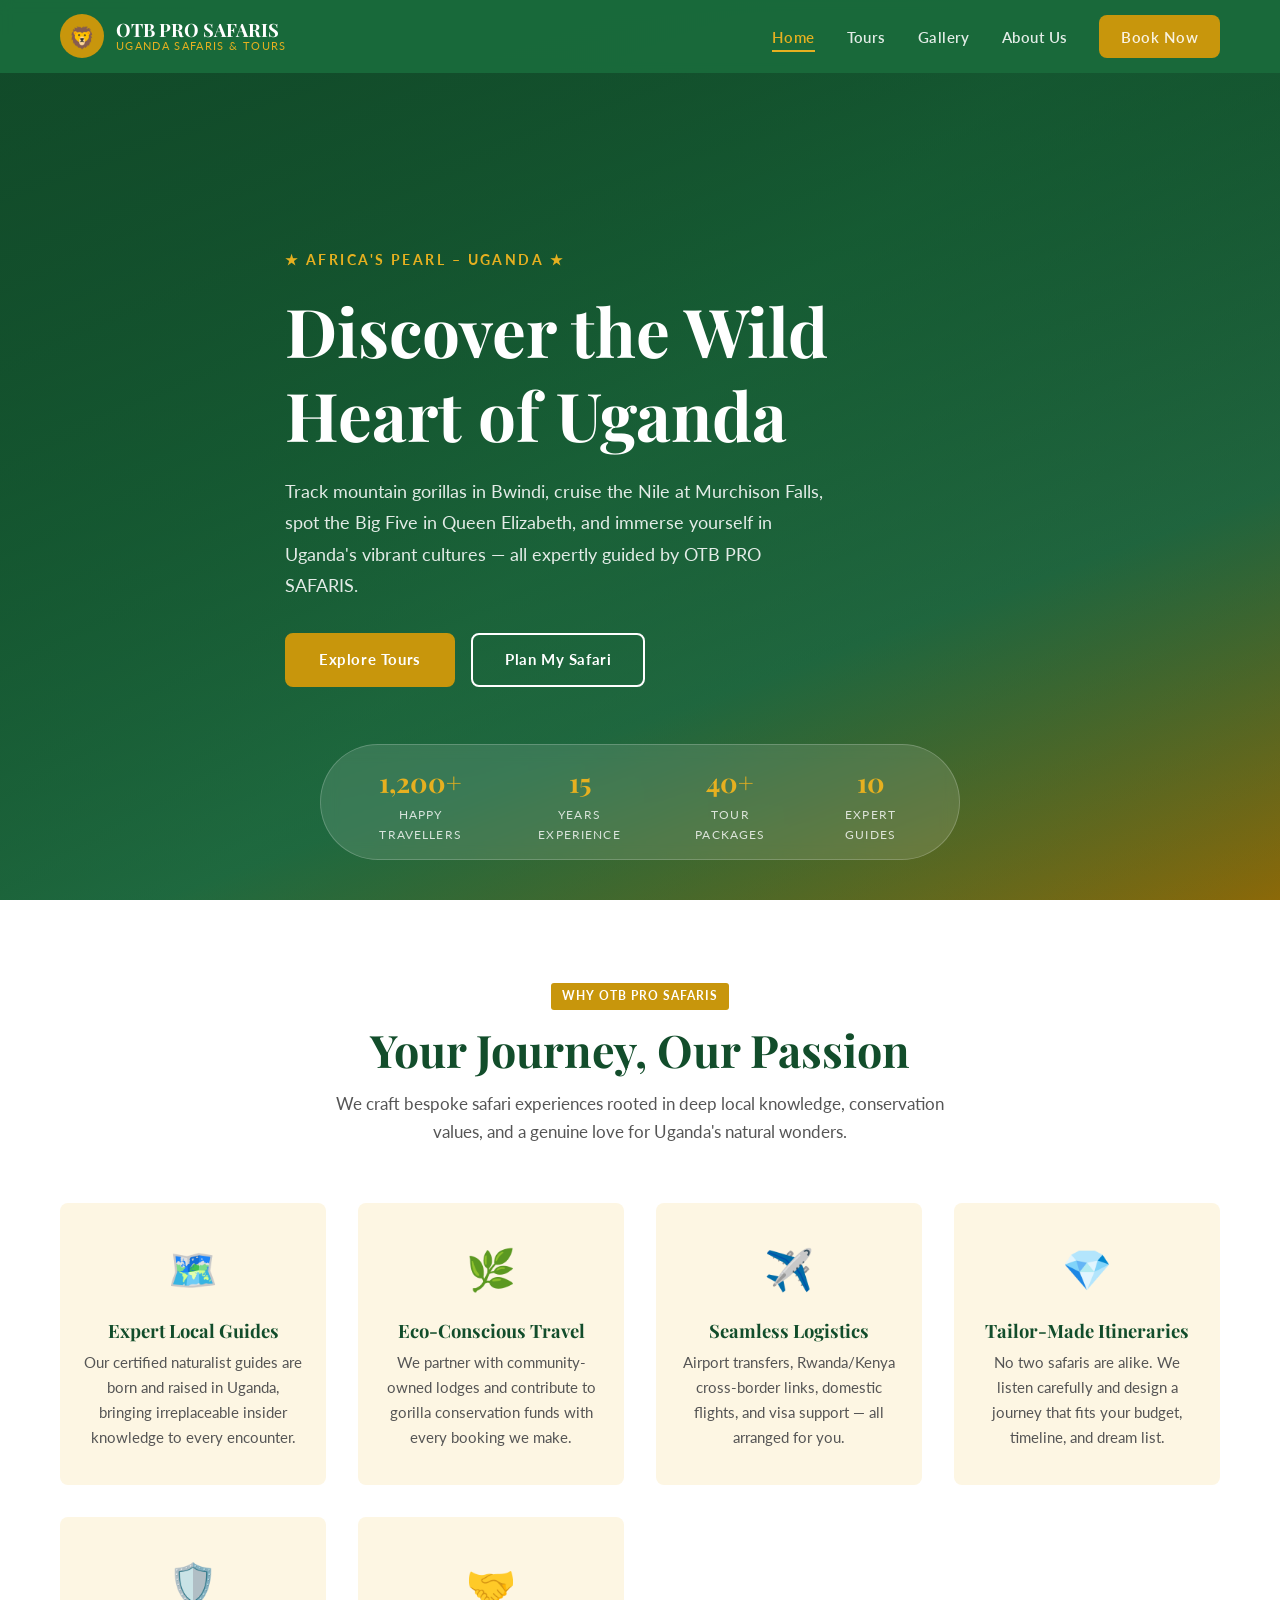
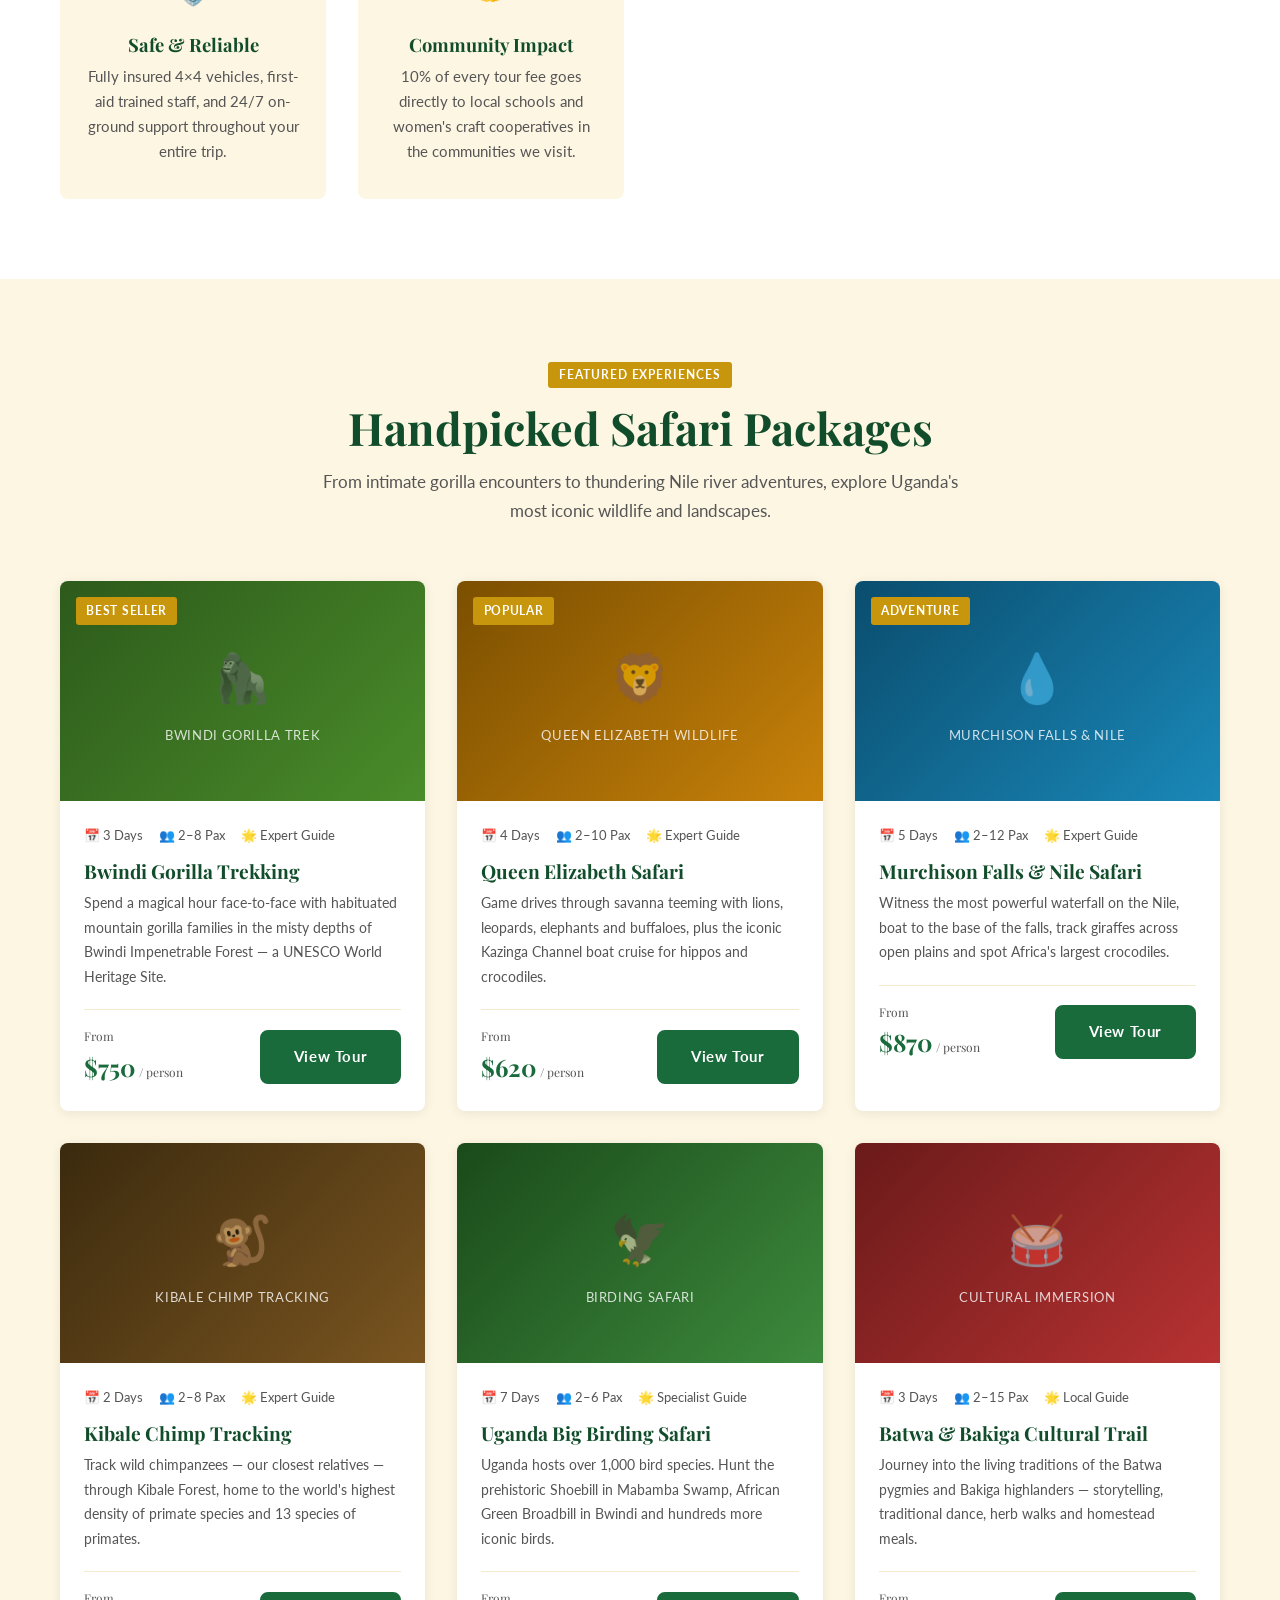
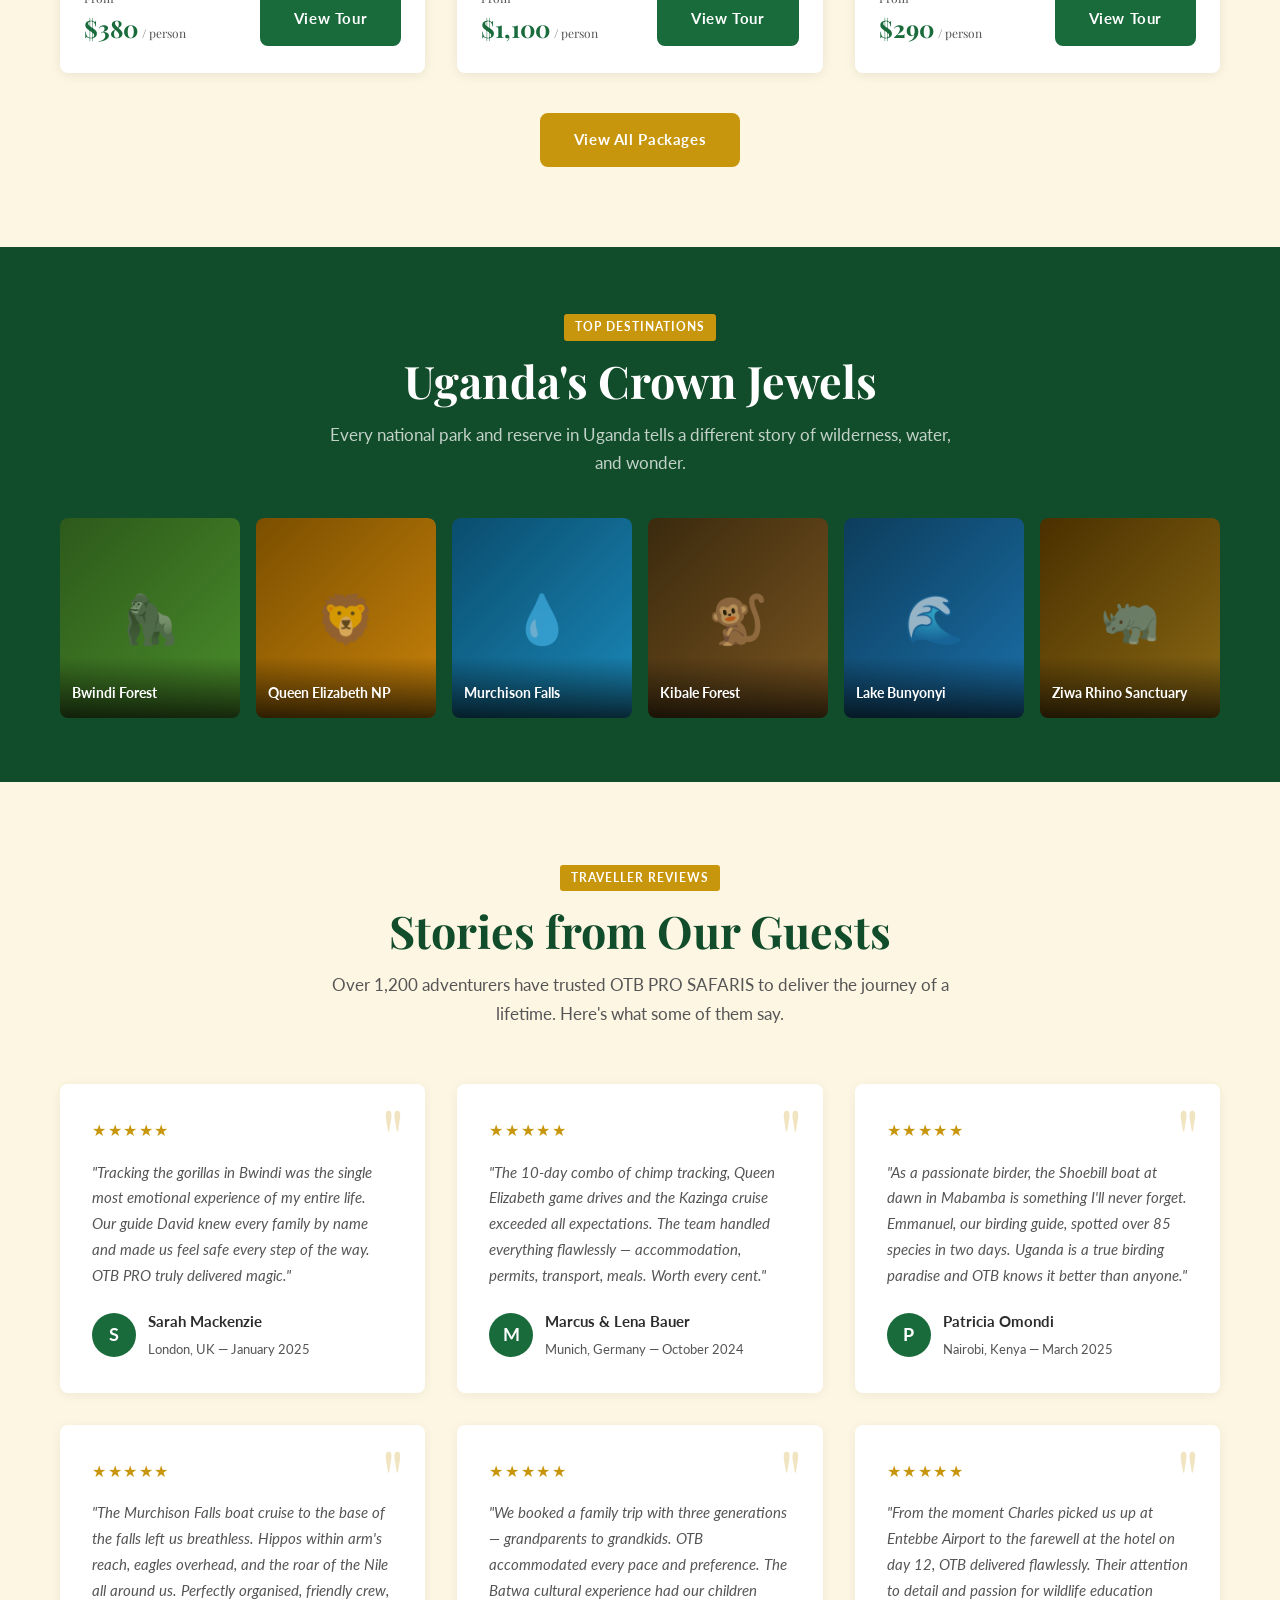
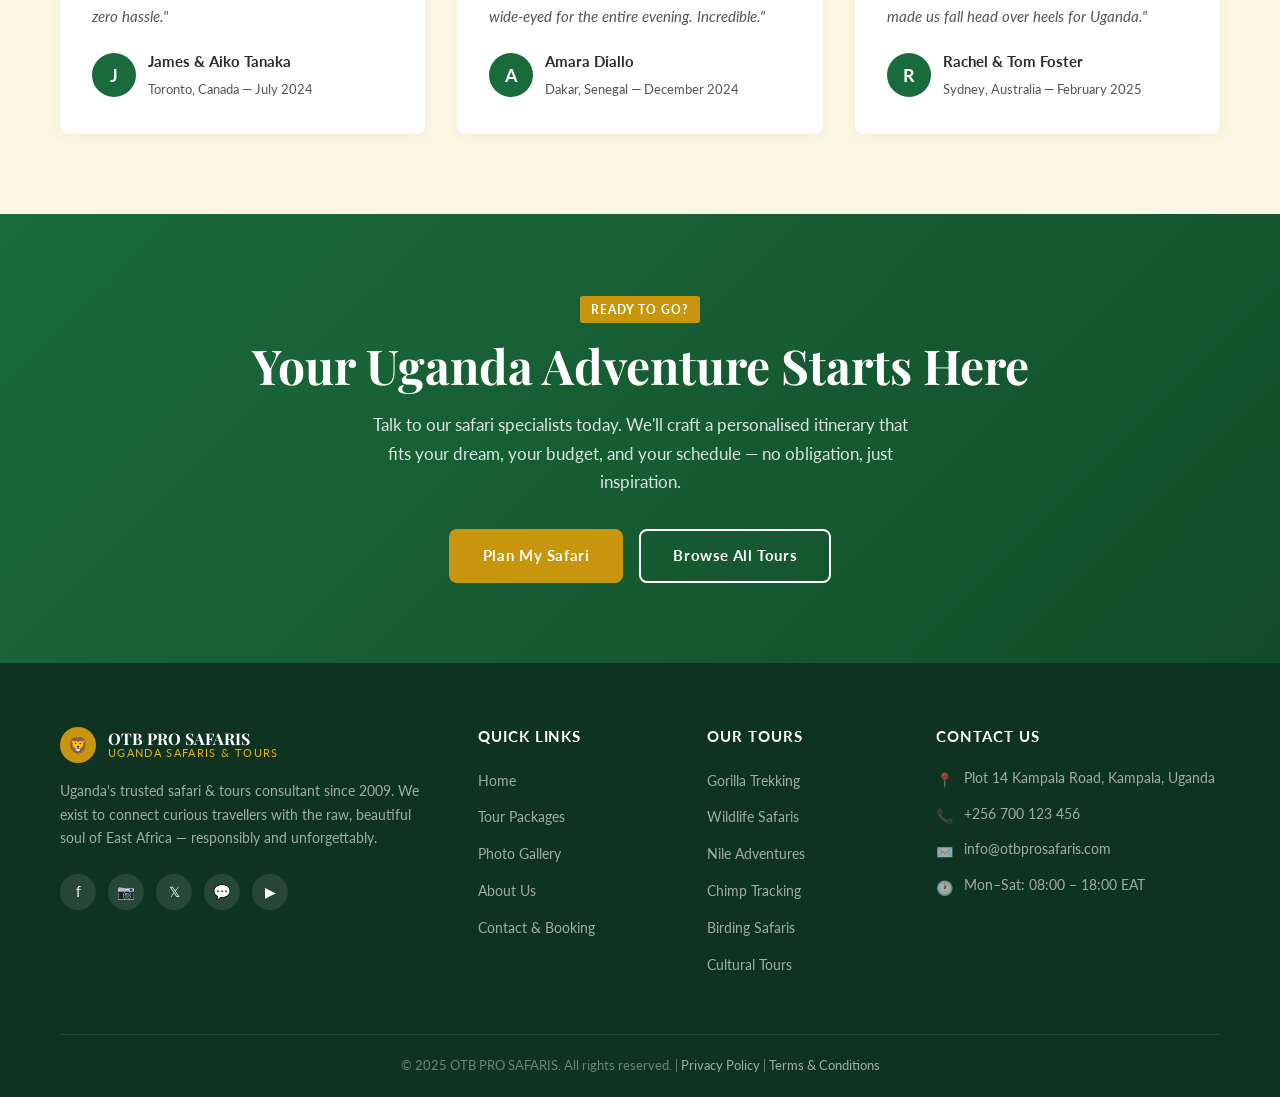
<file: index.html>
<!DOCTYPE html>
<html lang="en">
<head>
  <meta charset="UTF-8" />
  <meta name="viewport" content="width=device-width, initial-scale=1.0" />
  <meta name="description" content="OTB PRO SAFARIS – Uganda's premier safari & tours consultant. Gorilla trekking, wildlife safaris, Nile adventures and authentic cultural experiences." />
  <title>OTB PRO SAFARIS | Uganda Safaris &amp; Tours Consultant</title>
  <link rel="preconnect" href="https://fonts.googleapis.com" />
  <link rel="preconnect" href="https://fonts.gstatic.com" crossorigin />
  <link href="https://fonts.googleapis.com/css2?family=Playfair+Display:ital,wght@0,600;0,700;1,600&family=Lato:wght@400;600;700&display=swap" rel="stylesheet" />
  <link rel="stylesheet" href="css/styles.css" />
</head>
<body>

  <!-- ========== HEADER ========== -->
  <header id="site-header" role="banner">
    <nav class="nav-wrapper" aria-label="Main navigation">
      <a href="index.html" class="nav-logo" aria-label="OTB PRO SAFARIS – Home">
        <div class="logo-icon" aria-hidden="true">🦁</div>
        <div class="logo-text">
          <strong>OTB PRO SAFARIS</strong>
          <span>Uganda Safaris &amp; Tours</span>
        </div>
      </a>
      <ul class="nav-links" role="list">
        <li><a href="index.html"   data-page="index.html">Home</a></li>
        <li><a href="tours.html"   data-page="tours.html">Tours</a></li>
        <li><a href="gallery.html" data-page="gallery.html">Gallery</a></li>
        <li><a href="about.html"   data-page="about.html">About Us</a></li>
        <li><a href="contact.html" data-page="contact.html" class="btn btn-primary">Book Now</a></li>
      </ul>
      <button class="nav-toggle" aria-label="Toggle navigation" aria-expanded="false">
        <span></span><span></span><span></span>
      </button>
    </nav>
  </header>

  <main>
    <!-- ========== HERO ========== -->
    <section class="hero" aria-label="Hero banner">
      <div class="hero-bg" style="background-image:linear-gradient(160deg,#0d3b1e 0%,#1a6b3c 40%,#2e8b57 70%,#c8960c 100%);" role="img" aria-label="Lush Ugandan landscape at sunrise"></div>
      <div class="hero-overlay" aria-hidden="true"></div>
      <div class="container">
        <div class="hero-content">
          <span class="overline">&#9733; Africa's Pearl – Uganda &#9733;</span>
          <h1>Discover the Wild Heart of Uganda</h1>
          <p>Track mountain gorillas in Bwindi, cruise the Nile at Murchison Falls, spot the Big Five in Queen Elizabeth, and immerse yourself in Uganda's vibrant cultures — all expertly guided by OTB PRO SAFARIS.</p>
          <div class="hero-cta">
            <a href="tours.html"   class="btn btn-primary">Explore Tours</a>
            <a href="contact.html" class="btn btn-outline">Plan My Safari</a>
          </div>
        </div>
      </div>
      <div class="hero-stats" aria-label="Quick statistics">
        <div class="stat-item">
          <div class="number" data-target="1200" data-suffix="+">1200+</div>
          <div class="label">Happy Travellers</div>
        </div>
        <div class="stat-item">
          <div class="number" data-target="15" data-suffix="">15</div>
          <div class="label">Years Experience</div>
        </div>
        <div class="stat-item">
          <div class="number" data-target="40" data-suffix="+">40+</div>
          <div class="label">Tour Packages</div>
        </div>
        <div class="stat-item">
          <div class="number" data-target="10" data-suffix="">10</div>
          <div class="label">Expert Guides</div>
        </div>
      </div>
    </section>

    <!-- ========== WHY CHOOSE US ========== -->
    <section class="section-pad" aria-labelledby="why-heading">
      <div class="container">
        <div class="section-header">
          <span class="tag">Why OTB PRO SAFARIS</span>
          <h2 id="why-heading">Your Journey, Our Passion</h2>
          <p>We craft bespoke safari experiences rooted in deep local knowledge, conservation values, and a genuine love for Uganda's natural wonders.</p>
        </div>
        <div class="features-grid">
          <div class="feature-card">
            <div class="feature-icon">🗺️</div>
            <h3>Expert Local Guides</h3>
            <p>Our certified naturalist guides are born and raised in Uganda, bringing irreplaceable insider knowledge to every encounter.</p>
          </div>
          <div class="feature-card">
            <div class="feature-icon">🌿</div>
            <h3>Eco-Conscious Travel</h3>
            <p>We partner with community-owned lodges and contribute to gorilla conservation funds with every booking we make.</p>
          </div>
          <div class="feature-card">
            <div class="feature-icon">✈️</div>
            <h3>Seamless Logistics</h3>
            <p>Airport transfers, Rwanda/Kenya cross-border links, domestic flights, and visa support — all arranged for you.</p>
          </div>
          <div class="feature-card">
            <div class="feature-icon">💎</div>
            <h3>Tailor-Made Itineraries</h3>
            <p>No two safaris are alike. We listen carefully and design a journey that fits your budget, timeline, and dream list.</p>
          </div>
          <div class="feature-card">
            <div class="feature-icon">🛡️</div>
            <h3>Safe &amp; Reliable</h3>
            <p>Fully insured 4×4 vehicles, first-aid trained staff, and 24/7 on-ground support throughout your entire trip.</p>
          </div>
          <div class="feature-card">
            <div class="feature-icon">🤝</div>
            <h3>Community Impact</h3>
            <p>10% of every tour fee goes directly to local schools and women's craft cooperatives in the communities we visit.</p>
          </div>
        </div>
      </div>
    </section>

    <!-- ========== FEATURED TOURS ========== -->
    <section class="section-pad" style="background:var(--cream);" aria-labelledby="tours-heading">
      <div class="container">
        <div class="section-header">
          <span class="tag">Featured Experiences</span>
          <h2 id="tours-heading">Handpicked Safari Packages</h2>
          <p>From intimate gorilla encounters to thundering Nile river adventures, explore Uganda's most iconic wildlife and landscapes.</p>
        </div>
        <div class="tours-grid">

          <!-- Card 1 -->
          <article class="tour-card">
            <div class="tour-card-img">
              <div class="img-placeholder gorilla" role="img" aria-label="Mountain gorillas in Bwindi Impenetrable Forest">
                <div class="placeholder-icon">🦍</div>
                <span>Bwindi Gorilla Trek</span>
              </div>
              <span class="tour-badge">Best Seller</span>
            </div>
            <div class="tour-card-body">
              <div class="tour-meta">
                <span>📅 3 Days</span>
                <span>👥 2–8 Pax</span>
                <span>🌟 Expert Guide</span>
              </div>
              <h3>Bwindi Gorilla Trekking</h3>
              <p>Spend a magical hour face-to-face with habituated mountain gorilla families in the misty depths of Bwindi Impenetrable Forest — a UNESCO World Heritage Site.</p>
              <div class="tour-card-footer">
                <div class="tour-price">
                  <span class="from">From</span>
                  <span class="amount">$750</span>
                  <span class="per"> / person</span>
                </div>
                <a href="tours.html#gorilla" class="btn btn-green">View Tour</a>
              </div>
            </div>
          </article>

          <!-- Card 2 -->
          <article class="tour-card">
            <div class="tour-card-img">
              <div class="img-placeholder wildlife" role="img" aria-label="Lions resting on savanna in Queen Elizabeth National Park">
                <div class="placeholder-icon">🦁</div>
                <span>Queen Elizabeth Wildlife</span>
              </div>
              <span class="tour-badge">Popular</span>
            </div>
            <div class="tour-card-body">
              <div class="tour-meta">
                <span>📅 4 Days</span>
                <span>👥 2–10 Pax</span>
                <span>🌟 Expert Guide</span>
              </div>
              <h3>Queen Elizabeth Safari</h3>
              <p>Game drives through savanna teeming with lions, leopards, elephants and buffaloes, plus the iconic Kazinga Channel boat cruise for hippos and crocodiles.</p>
              <div class="tour-card-footer">
                <div class="tour-price">
                  <span class="from">From</span>
                  <span class="amount">$620</span>
                  <span class="per"> / person</span>
                </div>
                <a href="tours.html#wildlife" class="btn btn-green">View Tour</a>
              </div>
            </div>
          </article>

          <!-- Card 3 -->
          <article class="tour-card">
            <div class="tour-card-img">
              <div class="img-placeholder nile" role="img" aria-label="Murchison Falls thundering on the Victoria Nile">
                <div class="placeholder-icon">💧</div>
                <span>Murchison Falls &amp; Nile</span>
              </div>
              <span class="tour-badge">Adventure</span>
            </div>
            <div class="tour-card-body">
              <div class="tour-meta">
                <span>📅 5 Days</span>
                <span>👥 2–12 Pax</span>
                <span>🌟 Expert Guide</span>
              </div>
              <h3>Murchison Falls &amp; Nile Safari</h3>
              <p>Witness the most powerful waterfall on the Nile, boat to the base of the falls, track giraffes across open plains and spot Africa's largest crocodiles.</p>
              <div class="tour-card-footer">
                <div class="tour-price">
                  <span class="from">From</span>
                  <span class="amount">$870</span>
                  <span class="per"> / person</span>
                </div>
                <a href="tours.html#nile" class="btn btn-green">View Tour</a>
              </div>
            </div>
          </article>

          <!-- Card 4 -->
          <article class="tour-card">
            <div class="tour-card-img">
              <div class="img-placeholder chimp" role="img" aria-label="Chimpanzee in Kibale Forest">
                <div class="placeholder-icon">🐒</div>
                <span>Kibale Chimp Tracking</span>
              </div>
            </div>
            <div class="tour-card-body">
              <div class="tour-meta">
                <span>📅 2 Days</span>
                <span>👥 2–8 Pax</span>
                <span>🌟 Expert Guide</span>
              </div>
              <h3>Kibale Chimp Tracking</h3>
              <p>Track wild chimpanzees — our closest relatives — through Kibale Forest, home to the world's highest density of primate species and 13 species of primates.</p>
              <div class="tour-card-footer">
                <div class="tour-price">
                  <span class="from">From</span>
                  <span class="amount">$380</span>
                  <span class="per"> / person</span>
                </div>
                <a href="tours.html#chimp" class="btn btn-green">View Tour</a>
              </div>
            </div>
          </article>

          <!-- Card 5 -->
          <article class="tour-card">
            <div class="tour-card-img">
              <div class="img-placeholder birding" role="img" aria-label="Shoebill stork in Mabamba Swamp">
                <div class="placeholder-icon">🦅</div>
                <span>Birding Safari</span>
              </div>
            </div>
            <div class="tour-card-body">
              <div class="tour-meta">
                <span>📅 7 Days</span>
                <span>👥 2–6 Pax</span>
                <span>🌟 Specialist Guide</span>
              </div>
              <h3>Uganda Big Birding Safari</h3>
              <p>Uganda hosts over 1,000 bird species. Hunt the prehistoric Shoebill in Mabamba Swamp, African Green Broadbill in Bwindi and hundreds more iconic birds.</p>
              <div class="tour-card-footer">
                <div class="tour-price">
                  <span class="from">From</span>
                  <span class="amount">$1,100</span>
                  <span class="per"> / person</span>
                </div>
                <a href="tours.html#birding" class="btn btn-green">View Tour</a>
              </div>
            </div>
          </article>

          <!-- Card 6 -->
          <article class="tour-card">
            <div class="tour-card-img">
              <div class="img-placeholder culture" role="img" aria-label="Batwa pygmies cultural performance">
                <div class="placeholder-icon">🥁</div>
                <span>Cultural Immersion</span>
              </div>
            </div>
            <div class="tour-card-body">
              <div class="tour-meta">
                <span>📅 3 Days</span>
                <span>👥 2–15 Pax</span>
                <span>🌟 Local Guide</span>
              </div>
              <h3>Batwa &amp; Bakiga Cultural Trail</h3>
              <p>Journey into the living traditions of the Batwa pygmies and Bakiga highlanders — storytelling, traditional dance, herb walks and homestead meals.</p>
              <div class="tour-card-footer">
                <div class="tour-price">
                  <span class="from">From</span>
                  <span class="amount">$290</span>
                  <span class="per"> / person</span>
                </div>
                <a href="tours.html#culture" class="btn btn-green">View Tour</a>
              </div>
            </div>
          </article>

        </div>
        <div class="text-center" style="margin-top:2.5rem;">
          <a href="tours.html" class="btn btn-primary">View All Packages</a>
        </div>
      </div>
    </section>

    <!-- ========== DESTINATIONS BANNER ========== -->
    <section class="destinations" aria-labelledby="dest-heading">
      <div class="container">
        <div class="section-header" style="margin-bottom:1rem;">
          <span class="tag">Top Destinations</span>
          <h2 id="dest-heading" class="text-white">Uganda's Crown Jewels</h2>
          <p style="color:rgba(255,255,255,.75);">Every national park and reserve in Uganda tells a different story of wilderness, water, and wonder.</p>
        </div>
        <div class="destinations-grid">
          <div class="dest-card">
            <div class="img-placeholder gorilla" style="height:100%;border-radius:8px;" role="img" aria-label="Bwindi Impenetrable Forest">
              <div class="placeholder-icon">🦍</div>
            </div>
            <div class="dest-card-label">Bwindi Forest</div>
          </div>
          <div class="dest-card">
            <div class="img-placeholder wildlife" style="height:100%;border-radius:8px;" role="img" aria-label="Queen Elizabeth National Park">
              <div class="placeholder-icon">🦁</div>
            </div>
            <div class="dest-card-label">Queen Elizabeth NP</div>
          </div>
          <div class="dest-card">
            <div class="img-placeholder nile" style="height:100%;border-radius:8px;" role="img" aria-label="Murchison Falls National Park">
              <div class="placeholder-icon">💧</div>
            </div>
            <div class="dest-card-label">Murchison Falls</div>
          </div>
          <div class="dest-card">
            <div class="img-placeholder chimp" style="height:100%;border-radius:8px;" role="img" aria-label="Kibale Forest National Park">
              <div class="placeholder-icon">🐒</div>
            </div>
            <div class="dest-card-label">Kibale Forest</div>
          </div>
          <div class="dest-card">
            <div class="img-placeholder lake" style="height:100%;border-radius:8px;" role="img" aria-label="Lake Bunyonyi">
              <div class="placeholder-icon">🌊</div>
            </div>
            <div class="dest-card-label">Lake Bunyonyi</div>
          </div>
          <div class="dest-card">
            <div class="img-placeholder rhino" style="height:100%;border-radius:8px;" role="img" aria-label="Ziwa Rhino Sanctuary">
              <div class="placeholder-icon">🦏</div>
            </div>
            <div class="dest-card-label">Ziwa Rhino Sanctuary</div>
          </div>
        </div>
      </div>
    </section>

    <!-- ========== TESTIMONIALS ========== -->
    <section class="section-pad testimonials" aria-labelledby="reviews-heading">
      <div class="container">
        <div class="section-header">
          <span class="tag">Traveller Reviews</span>
          <h2 id="reviews-heading">Stories from Our Guests</h2>
          <p>Over 1,200 adventurers have trusted OTB PRO SAFARIS to deliver the journey of a lifetime. Here's what some of them say.</p>
        </div>
        <div class="testimonials-grid">

          <blockquote class="testimonial-card">
            <div class="stars" aria-label="5 stars">★★★★★</div>
            <p>"Tracking the gorillas in Bwindi was the single most emotional experience of my entire life. Our guide David knew every family by name and made us feel safe every step of the way. OTB PRO truly delivered magic."</p>
            <footer class="reviewer">
              <div class="reviewer-avatar" aria-hidden="true">S</div>
              <div class="reviewer-info">
                <strong>Sarah Mackenzie</strong>
                <span>London, UK — January 2025</span>
              </div>
            </footer>
          </blockquote>

          <blockquote class="testimonial-card">
            <div class="stars" aria-label="5 stars">★★★★★</div>
            <p>"The 10-day combo of chimp tracking, Queen Elizabeth game drives and the Kazinga cruise exceeded all expectations. The team handled everything flawlessly — accommodation, permits, transport, meals. Worth every cent."</p>
            <footer class="reviewer">
              <div class="reviewer-avatar" aria-hidden="true">M</div>
              <div class="reviewer-info">
                <strong>Marcus &amp; Lena Bauer</strong>
                <span>Munich, Germany — October 2024</span>
              </div>
            </footer>
          </blockquote>

          <blockquote class="testimonial-card">
            <div class="stars" aria-label="5 stars">★★★★★</div>
            <p>"As a passionate birder, the Shoebill boat at dawn in Mabamba is something I'll never forget. Emmanuel, our birding guide, spotted over 85 species in two days. Uganda is a true birding paradise and OTB knows it better than anyone."</p>
            <footer class="reviewer">
              <div class="reviewer-avatar" aria-hidden="true">P</div>
              <div class="reviewer-info">
                <strong>Patricia Omondi</strong>
                <span>Nairobi, Kenya — March 2025</span>
              </div>
            </footer>
          </blockquote>

          <blockquote class="testimonial-card">
            <div class="stars" aria-label="4 stars">★★★★★</div>
            <p>"The Murchison Falls boat cruise to the base of the falls left us breathless. Hippos within arm's reach, eagles overhead, and the roar of the Nile all around us. Perfectly organised, friendly crew, zero hassle."</p>
            <footer class="reviewer">
              <div class="reviewer-avatar" aria-hidden="true">J</div>
              <div class="reviewer-info">
                <strong>James &amp; Aiko Tanaka</strong>
                <span>Toronto, Canada — July 2024</span>
              </div>
            </footer>
          </blockquote>

          <blockquote class="testimonial-card">
            <div class="stars" aria-label="5 stars">★★★★★</div>
            <p>"We booked a family trip with three generations — grandparents to grandkids. OTB accommodated every pace and preference. The Batwa cultural experience had our children wide-eyed for the entire evening. Incredible."</p>
            <footer class="reviewer">
              <div class="reviewer-avatar" aria-hidden="true">A</div>
              <div class="reviewer-info">
                <strong>Amara Diallo</strong>
                <span>Dakar, Senegal — December 2024</span>
              </div>
            </footer>
          </blockquote>

          <blockquote class="testimonial-card">
            <div class="stars" aria-label="5 stars">★★★★★</div>
            <p>"From the moment Charles picked us up at Entebbe Airport to the farewell at the hotel on day 12, OTB delivered flawlessly. Their attention to detail and passion for wildlife education made us fall head over heels for Uganda."</p>
            <footer class="reviewer">
              <div class="reviewer-avatar" aria-hidden="true">R</div>
              <div class="reviewer-info">
                <strong>Rachel &amp; Tom Foster</strong>
                <span>Sydney, Australia — February 2025</span>
              </div>
            </footer>
          </blockquote>

        </div>
      </div>
    </section>

    <!-- ========== CTA BANNER ========== -->
    <section class="cta-banner" aria-labelledby="cta-heading">
      <div class="container">
        <span class="tag">Ready to Go?</span>
        <h2 id="cta-heading">Your Uganda Adventure Starts Here</h2>
        <p>Talk to our safari specialists today. We'll craft a personalised itinerary that fits your dream, your budget, and your schedule — no obligation, just inspiration.</p>
        <div class="btn-group">
          <a href="contact.html" class="btn btn-primary">Plan My Safari</a>
          <a href="tours.html"   class="btn btn-outline">Browse All Tours</a>
        </div>
      </div>
    </section>
  </main>

  <!-- ========== FOOTER ========== -->
  <footer id="site-footer" role="contentinfo">
    <div class="container">
      <div class="footer-grid">
        <div class="footer-brand">
          <a href="index.html" class="nav-logo" style="display:inline-flex;">
            <div class="logo-icon" aria-hidden="true" style="width:36px;height:36px;font-size:1rem;">🦁</div>
            <div class="logo-text">
              <strong style="font-size:1rem;">OTB PRO SAFARIS</strong>
              <span>Uganda Safaris &amp; Tours</span>
            </div>
          </a>
          <p>Uganda's trusted safari &amp; tours consultant since 2009. We exist to connect curious travellers with the raw, beautiful soul of East Africa — responsibly and unforgettably.</p>
          <nav class="footer-social" aria-label="Social media links">
            <a href="#" aria-label="Facebook">f</a>
            <a href="#" aria-label="Instagram">📷</a>
            <a href="#" aria-label="Twitter / X">𝕏</a>
            <a href="#" aria-label="WhatsApp">💬</a>
            <a href="#" aria-label="YouTube">▶</a>
          </nav>
        </div>

        <div class="footer-col">
          <h4>Quick Links</h4>
          <ul>
            <li><a href="index.html">Home</a></li>
            <li><a href="tours.html">Tour Packages</a></li>
            <li><a href="gallery.html">Photo Gallery</a></li>
            <li><a href="about.html">About Us</a></li>
            <li><a href="contact.html">Contact &amp; Booking</a></li>
          </ul>
        </div>

        <div class="footer-col">
          <h4>Our Tours</h4>
          <ul>
            <li><a href="tours.html#gorilla">Gorilla Trekking</a></li>
            <li><a href="tours.html#wildlife">Wildlife Safaris</a></li>
            <li><a href="tours.html#nile">Nile Adventures</a></li>
            <li><a href="tours.html#chimp">Chimp Tracking</a></li>
            <li><a href="tours.html#birding">Birding Safaris</a></li>
            <li><a href="tours.html#culture">Cultural Tours</a></li>
          </ul>
        </div>

        <div class="footer-col">
          <h4>Contact Us</h4>
          <ul class="footer-contact">
            <li>
              <span class="icon" aria-hidden="true">📍</span>
              <span>Plot 14 Kampala Road, Kampala, Uganda</span>
            </li>
            <li>
              <span class="icon" aria-hidden="true">📞</span>
              <span>+256 700 123 456</span>
            </li>
            <li>
              <span class="icon" aria-hidden="true">✉️</span>
              <span>info@otbprosafaris.com</span>
            </li>
            <li>
              <span class="icon" aria-hidden="true">🕐</span>
              <span>Mon–Sat: 08:00 – 18:00 EAT</span>
            </li>
          </ul>
        </div>
      </div>
    </div>
    <div class="footer-bottom">
      <p>&copy; 2025 OTB PRO SAFARIS. All rights reserved. | <a href="#">Privacy Policy</a> | <a href="#">Terms &amp; Conditions</a></p>
    </div>
  </footer>

  <script src="js/main.js"></script>
</body>
</html>
</file>
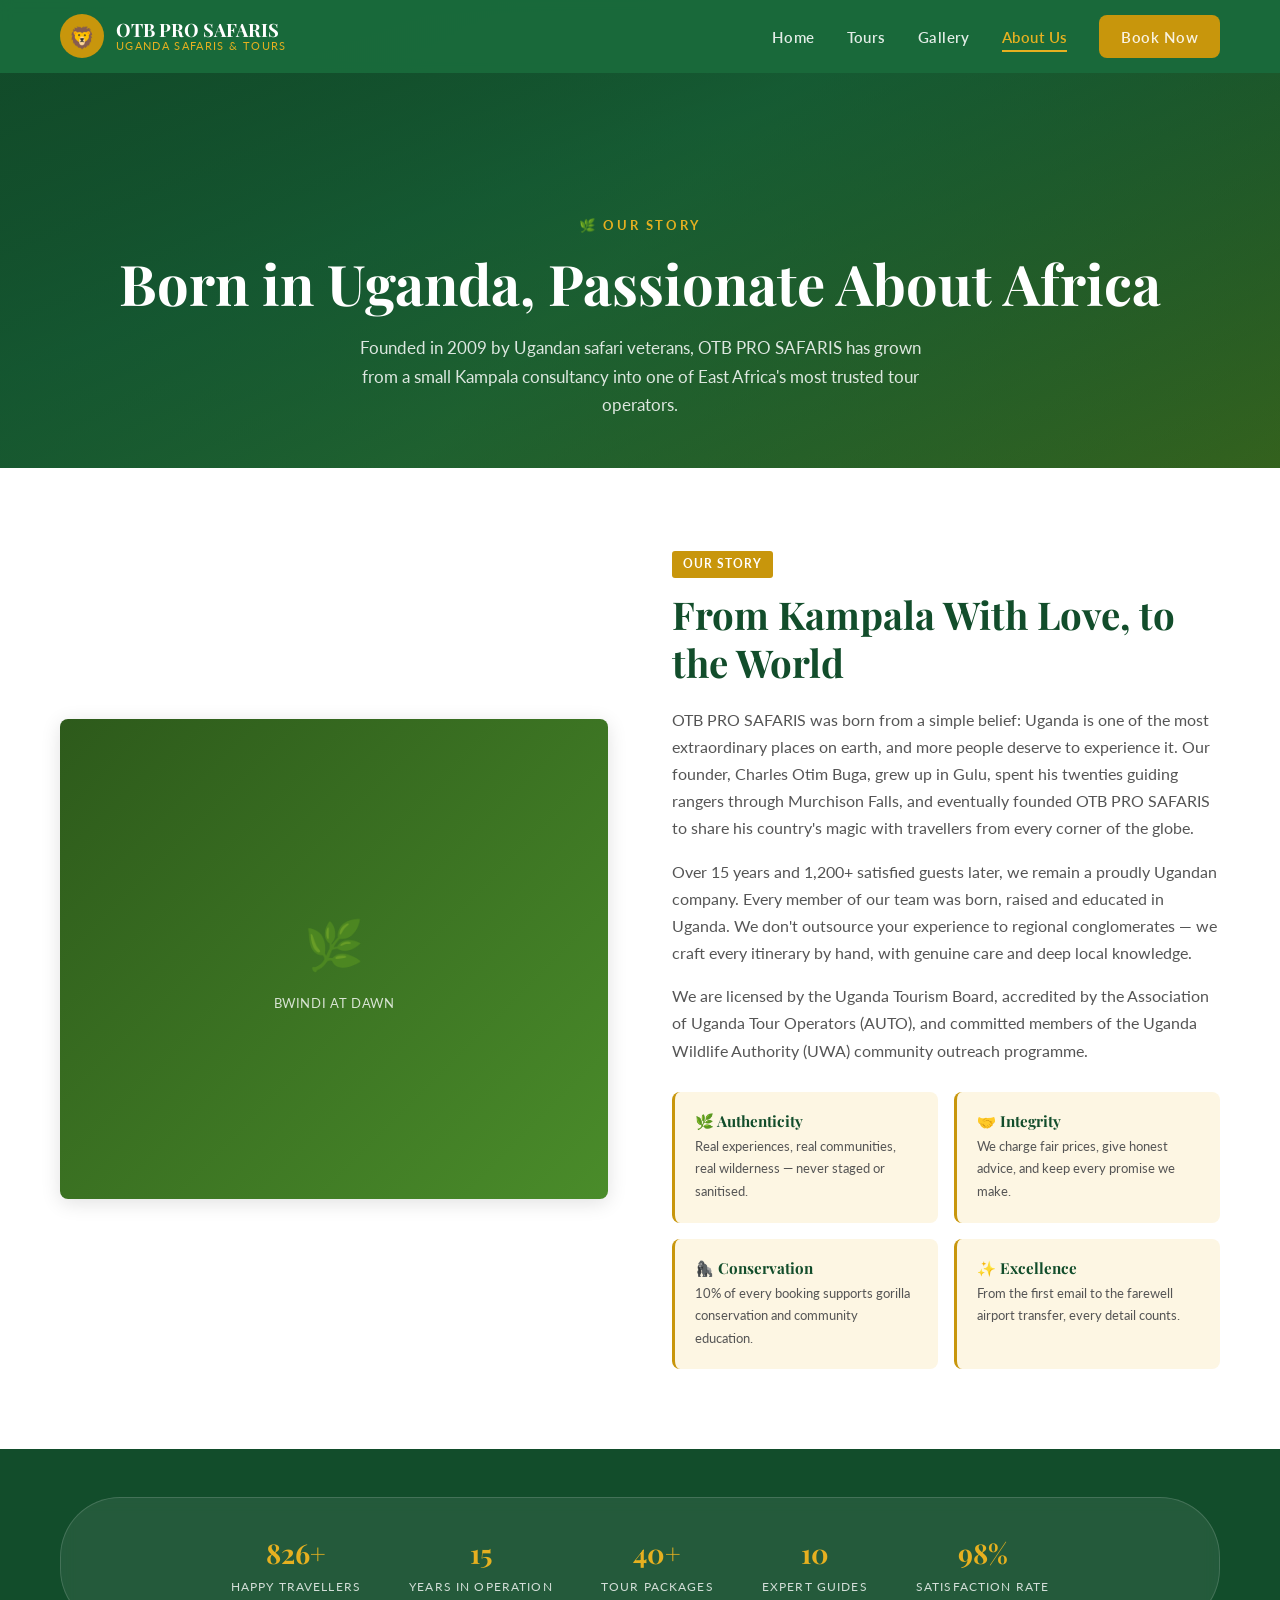
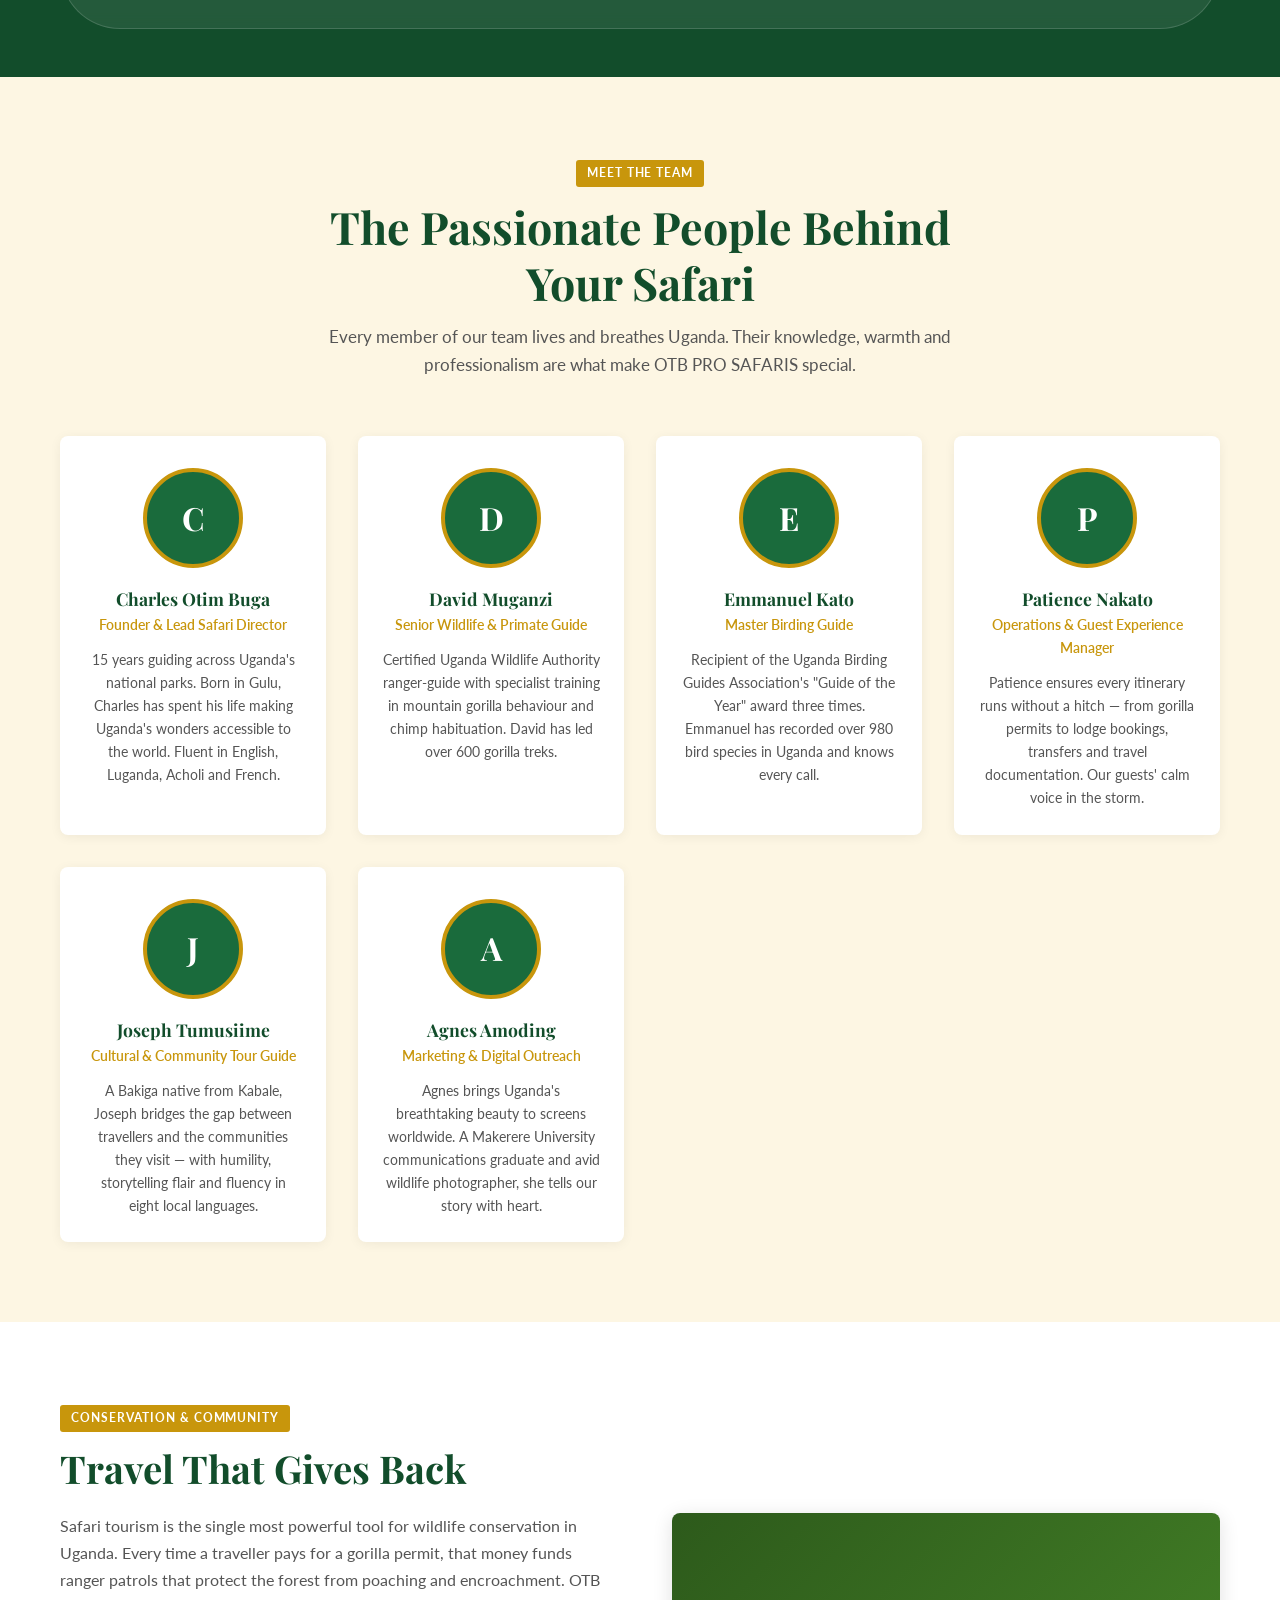
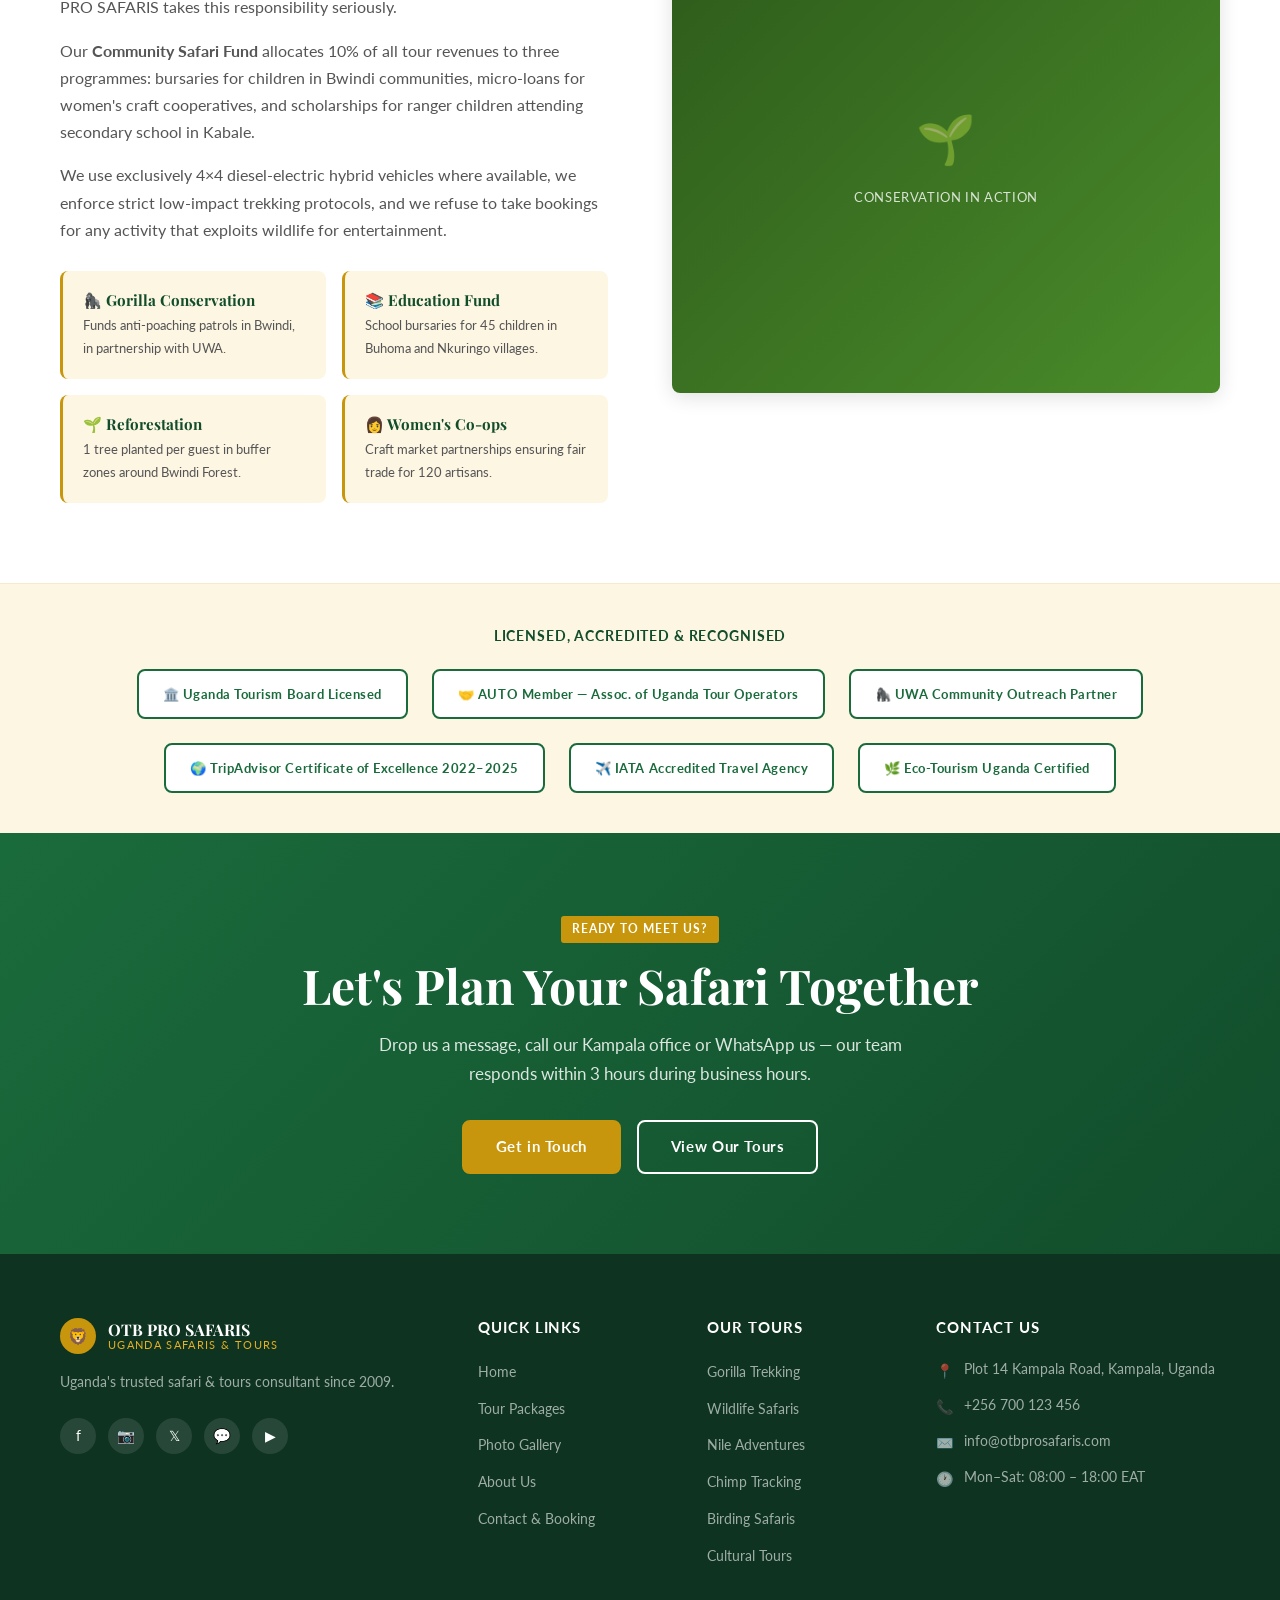
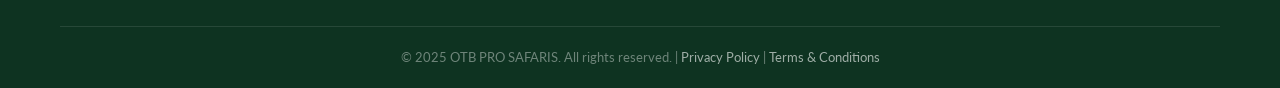
<file: about.html>
<!DOCTYPE html>
<html lang="en">
<head>
  <meta charset="UTF-8" />
  <meta name="viewport" content="width=device-width, initial-scale=1.0" />
  <meta name="description" content="Learn about OTB PRO SAFARIS — Uganda's premier safari consultant since 2009. Meet our team, discover our story, values and conservation commitments." />
  <title>About Us | OTB PRO SAFARIS</title>
  <link rel="preconnect" href="https://fonts.googleapis.com" />
  <link rel="preconnect" href="https://fonts.gstatic.com" crossorigin />
  <link href="https://fonts.googleapis.com/css2?family=Playfair+Display:ital,wght@0,600;0,700;1,600&family=Lato:wght@400;600;700&display=swap" rel="stylesheet" />
  <link rel="stylesheet" href="css/styles.css" />
</head>
<body>

  <!-- ========== HEADER ========== -->
  <header id="site-header" role="banner">
    <nav class="nav-wrapper" aria-label="Main navigation">
      <a href="index.html" class="nav-logo" aria-label="OTB PRO SAFARIS – Home">
        <div class="logo-icon" aria-hidden="true">🦁</div>
        <div class="logo-text">
          <strong>OTB PRO SAFARIS</strong>
          <span>Uganda Safaris &amp; Tours</span>
        </div>
      </a>
      <ul class="nav-links" role="list">
        <li><a href="index.html"   data-page="index.html">Home</a></li>
        <li><a href="tours.html"   data-page="tours.html">Tours</a></li>
        <li><a href="gallery.html" data-page="gallery.html">Gallery</a></li>
        <li><a href="about.html"   data-page="about.html">About Us</a></li>
        <li><a href="contact.html" data-page="contact.html" class="btn btn-primary">Book Now</a></li>
      </ul>
      <button class="nav-toggle" aria-label="Toggle navigation" aria-expanded="false">
        <span></span><span></span><span></span>
      </button>
    </nav>
  </header>

  <main>
    <!-- ========== PAGE HERO ========== -->
    <section class="page-hero" aria-label="About page hero">
      <div class="hero-bg" style="background:linear-gradient(160deg,#0d3b1e 0%,#1a6b3c 40%,#4a8c2a 100%);" role="img" aria-label="Uganda landscape with forest and mountains"></div>
      <div class="hero-overlay" aria-hidden="true"></div>
      <div class="page-hero-content">
        <div class="overline">🌿 Our Story</div>
        <h1>Born in Uganda, Passionate About Africa</h1>
        <p>Founded in 2009 by Ugandan safari veterans, OTB PRO SAFARIS has grown from a small Kampala consultancy into one of East Africa's most trusted tour operators.</p>
      </div>
    </section>

    <!-- ========== OUR STORY ========== -->
    <section class="section-pad" aria-labelledby="story-heading">
      <div class="container">
        <div class="about-story">
          <div class="about-story-img" aria-hidden="true">
            <div class="img-placeholder gorilla" style="height:100%;">
              <div class="placeholder-icon">🌿</div>
              <span>Bwindi at Dawn</span>
            </div>
          </div>
          <div class="about-content">
            <span class="tag">Our Story</span>
            <h2 id="story-heading">From Kampala With Love, to the World</h2>
            <p>OTB PRO SAFARIS was born from a simple belief: Uganda is one of the most extraordinary places on earth, and more people deserve to experience it. Our founder, Charles Otim Buga, grew up in Gulu, spent his twenties guiding rangers through Murchison Falls, and eventually founded OTB PRO SAFARIS to share his country's magic with travellers from every corner of the globe.</p>
            <p>Over 15 years and 1,200+ satisfied guests later, we remain a proudly Ugandan company. Every member of our team was born, raised and educated in Uganda. We don't outsource your experience to regional conglomerates — we craft every itinerary by hand, with genuine care and deep local knowledge.</p>
            <p>We are licensed by the Uganda Tourism Board, accredited by the Association of Uganda Tour Operators (AUTO), and committed members of the Uganda Wildlife Authority (UWA) community outreach programme.</p>
            <div class="about-values">
              <div class="value-item">
                <h4>🌿 Authenticity</h4>
                <p>Real experiences, real communities, real wilderness — never staged or sanitised.</p>
              </div>
              <div class="value-item">
                <h4>🤝 Integrity</h4>
                <p>We charge fair prices, give honest advice, and keep every promise we make.</p>
              </div>
              <div class="value-item">
                <h4>🦍 Conservation</h4>
                <p>10% of every booking supports gorilla conservation and community education.</p>
              </div>
              <div class="value-item">
                <h4>✨ Excellence</h4>
                <p>From the first email to the farewell airport transfer, every detail counts.</p>
              </div>
            </div>
          </div>
        </div>
      </div>
    </section>

    <!-- ========== STATS ========== -->
    <section class="section-pad--sm" style="background:var(--green-dark);color:var(--white);" aria-label="Company statistics">
      <div class="container">
        <div class="hero-stats" style="position:static;transform:none;background:rgba(255,255,255,.08);border-color:rgba(255,255,255,.15);justify-content:center;flex-wrap:wrap;gap:3rem;padding:2rem 3rem;">
          <div class="stat-item">
            <div class="number" data-target="1200" data-suffix="+">1200+</div>
            <div class="label">Happy Travellers</div>
          </div>
          <div class="stat-item">
            <div class="number" data-target="15" data-suffix="">15</div>
            <div class="label">Years in Operation</div>
          </div>
          <div class="stat-item">
            <div class="number" data-target="40" data-suffix="+">40+</div>
            <div class="label">Tour Packages</div>
          </div>
          <div class="stat-item">
            <div class="number" data-target="10" data-suffix="">10</div>
            <div class="label">Expert Guides</div>
          </div>
          <div class="stat-item">
            <div class="number" data-target="98" data-suffix="%">98%</div>
            <div class="label">Satisfaction Rate</div>
          </div>
        </div>
      </div>
    </section>

    <!-- ========== TEAM ========== -->
    <section class="section-pad" style="background:var(--cream);" aria-labelledby="team-heading">
      <div class="container">
        <div class="section-header">
          <span class="tag">Meet the Team</span>
          <h2 id="team-heading">The Passionate People Behind Your Safari</h2>
          <p>Every member of our team lives and breathes Uganda. Their knowledge, warmth and professionalism are what make OTB PRO SAFARIS special.</p>
        </div>
        <div class="team-grid">

          <div class="team-card">
            <div class="team-avatar" aria-hidden="true">C</div>
            <h3>Charles Otim Buga</h3>
            <span class="role">Founder &amp; Lead Safari Director</span>
            <p>15 years guiding across Uganda's national parks. Born in Gulu, Charles has spent his life making Uganda's wonders accessible to the world. Fluent in English, Luganda, Acholi and French.</p>
          </div>

          <div class="team-card">
            <div class="team-avatar" aria-hidden="true">D</div>
            <h3>David Muganzi</h3>
            <span class="role">Senior Wildlife &amp; Primate Guide</span>
            <p>Certified Uganda Wildlife Authority ranger-guide with specialist training in mountain gorilla behaviour and chimp habituation. David has led over 600 gorilla treks.</p>
          </div>

          <div class="team-card">
            <div class="team-avatar" aria-hidden="true">E</div>
            <h3>Emmanuel Kato</h3>
            <span class="role">Master Birding Guide</span>
            <p>Recipient of the Uganda Birding Guides Association's "Guide of the Year" award three times. Emmanuel has recorded over 980 bird species in Uganda and knows every call.</p>
          </div>

          <div class="team-card">
            <div class="team-avatar" aria-hidden="true">P</div>
            <h3>Patience Nakato</h3>
            <span class="role">Operations &amp; Guest Experience Manager</span>
            <p>Patience ensures every itinerary runs without a hitch — from gorilla permits to lodge bookings, transfers and travel documentation. Our guests' calm voice in the storm.</p>
          </div>

          <div class="team-card">
            <div class="team-avatar" aria-hidden="true">J</div>
            <h3>Joseph Tumusiime</h3>
            <span class="role">Cultural &amp; Community Tour Guide</span>
            <p>A Bakiga native from Kabale, Joseph bridges the gap between travellers and the communities they visit — with humility, storytelling flair and fluency in eight local languages.</p>
          </div>

          <div class="team-card">
            <div class="team-avatar" aria-hidden="true">A</div>
            <h3>Agnes Amoding</h3>
            <span class="role">Marketing &amp; Digital Outreach</span>
            <p>Agnes brings Uganda's breathtaking beauty to screens worldwide. A Makerere University communications graduate and avid wildlife photographer, she tells our story with heart.</p>
          </div>

        </div>
      </div>
    </section>

    <!-- ========== CONSERVATION ========== -->
    <section class="section-pad" aria-labelledby="conservation-heading">
      <div class="container">
        <div class="about-story" style="direction:ltr;">
          <div class="about-content">
            <span class="tag">Conservation &amp; Community</span>
            <h2 id="conservation-heading">Travel That Gives Back</h2>
            <p>Safari tourism is the single most powerful tool for wildlife conservation in Uganda. Every time a traveller pays for a gorilla permit, that money funds ranger patrols that protect the forest from poaching and encroachment. OTB PRO SAFARIS takes this responsibility seriously.</p>
            <p>Our <strong>Community Safari Fund</strong> allocates 10% of all tour revenues to three programmes: bursaries for children in Bwindi communities, micro-loans for women's craft cooperatives, and scholarships for ranger children attending secondary school in Kabale.</p>
            <p>We use exclusively 4×4 diesel-electric hybrid vehicles where available, we enforce strict low-impact trekking protocols, and we refuse to take bookings for any activity that exploits wildlife for entertainment.</p>
            <div class="about-values">
              <div class="value-item">
                <h4>🦍 Gorilla Conservation</h4>
                <p>Funds anti-poaching patrols in Bwindi, in partnership with UWA.</p>
              </div>
              <div class="value-item">
                <h4>📚 Education Fund</h4>
                <p>School bursaries for 45 children in Buhoma and Nkuringo villages.</p>
              </div>
              <div class="value-item">
                <h4>🌱 Reforestation</h4>
                <p>1 tree planted per guest in buffer zones around Bwindi Forest.</p>
              </div>
              <div class="value-item">
                <h4>👩 Women's Co-ops</h4>
                <p>Craft market partnerships ensuring fair trade for 120 artisans.</p>
              </div>
            </div>
          </div>
          <div class="about-story-img" aria-hidden="true">
            <div class="img-placeholder gorilla" style="height:100%;">
              <div class="placeholder-icon">🌱</div>
              <span>Conservation in Action</span>
            </div>
          </div>
        </div>
      </div>
    </section>

    <!-- ========== CERTIFICATIONS ========== -->
    <div class="cert-bar" role="region" aria-label="Accreditations and certifications">
      <div class="container">
        <p class="text-center" style="margin-bottom:1.25rem;font-weight:700;color:var(--green-dark);font-size:.9rem;letter-spacing:.06em;text-transform:uppercase;">Licensed, Accredited &amp; Recognised</p>
        <div class="cert-list">
          <div class="cert-badge">🏛️ Uganda Tourism Board Licensed</div>
          <div class="cert-badge">🤝 AUTO Member — Assoc. of Uganda Tour Operators</div>
          <div class="cert-badge">🦍 UWA Community Outreach Partner</div>
          <div class="cert-badge">🌍 TripAdvisor Certificate of Excellence 2022–2025</div>
          <div class="cert-badge">✈️ IATA Accredited Travel Agency</div>
          <div class="cert-badge">🌿 Eco-Tourism Uganda Certified</div>
        </div>
      </div>
    </div>

    <!-- ========== CTA ========== -->
    <section class="cta-banner" aria-labelledby="cta-about-heading">
      <div class="container">
        <span class="tag">Ready to Meet Us?</span>
        <h2 id="cta-about-heading">Let's Plan Your Safari Together</h2>
        <p>Drop us a message, call our Kampala office or WhatsApp us — our team responds within 3 hours during business hours.</p>
        <div class="btn-group">
          <a href="contact.html" class="btn btn-primary">Get in Touch</a>
          <a href="tours.html"   class="btn btn-outline">View Our Tours</a>
        </div>
      </div>
    </section>
  </main>

  <!-- ========== FOOTER ========== -->
  <footer id="site-footer" role="contentinfo">
    <div class="container">
      <div class="footer-grid">
        <div class="footer-brand">
          <a href="index.html" class="nav-logo" style="display:inline-flex;">
            <div class="logo-icon" aria-hidden="true" style="width:36px;height:36px;font-size:1rem;">🦁</div>
            <div class="logo-text">
              <strong style="font-size:1rem;">OTB PRO SAFARIS</strong>
              <span>Uganda Safaris &amp; Tours</span>
            </div>
          </a>
          <p>Uganda's trusted safari &amp; tours consultant since 2009.</p>
          <nav class="footer-social" aria-label="Social media links">
            <a href="#" aria-label="Facebook">f</a>
            <a href="#" aria-label="Instagram">📷</a>
            <a href="#" aria-label="Twitter / X">𝕏</a>
            <a href="#" aria-label="WhatsApp">💬</a>
            <a href="#" aria-label="YouTube">▶</a>
          </nav>
        </div>
        <div class="footer-col">
          <h4>Quick Links</h4>
          <ul>
            <li><a href="index.html">Home</a></li>
            <li><a href="tours.html">Tour Packages</a></li>
            <li><a href="gallery.html">Photo Gallery</a></li>
            <li><a href="about.html">About Us</a></li>
            <li><a href="contact.html">Contact &amp; Booking</a></li>
          </ul>
        </div>
        <div class="footer-col">
          <h4>Our Tours</h4>
          <ul>
            <li><a href="tours.html#gorilla">Gorilla Trekking</a></li>
            <li><a href="tours.html#wildlife">Wildlife Safaris</a></li>
            <li><a href="tours.html#nile">Nile Adventures</a></li>
            <li><a href="tours.html#chimp">Chimp Tracking</a></li>
            <li><a href="tours.html#birding">Birding Safaris</a></li>
            <li><a href="tours.html#culture">Cultural Tours</a></li>
          </ul>
        </div>
        <div class="footer-col">
          <h4>Contact Us</h4>
          <ul class="footer-contact">
            <li><span class="icon" aria-hidden="true">📍</span><span>Plot 14 Kampala Road, Kampala, Uganda</span></li>
            <li><span class="icon" aria-hidden="true">📞</span><span>+256 700 123 456</span></li>
            <li><span class="icon" aria-hidden="true">✉️</span><span>info@otbprosafaris.com</span></li>
            <li><span class="icon" aria-hidden="true">🕐</span><span>Mon–Sat: 08:00 – 18:00 EAT</span></li>
          </ul>
        </div>
      </div>
    </div>
    <div class="footer-bottom">
      <p>&copy; 2025 OTB PRO SAFARIS. All rights reserved. | <a href="#">Privacy Policy</a> | <a href="#">Terms &amp; Conditions</a></p>
    </div>
  </footer>

  <script src="js/main.js"></script>
</body>
</html>
</file>
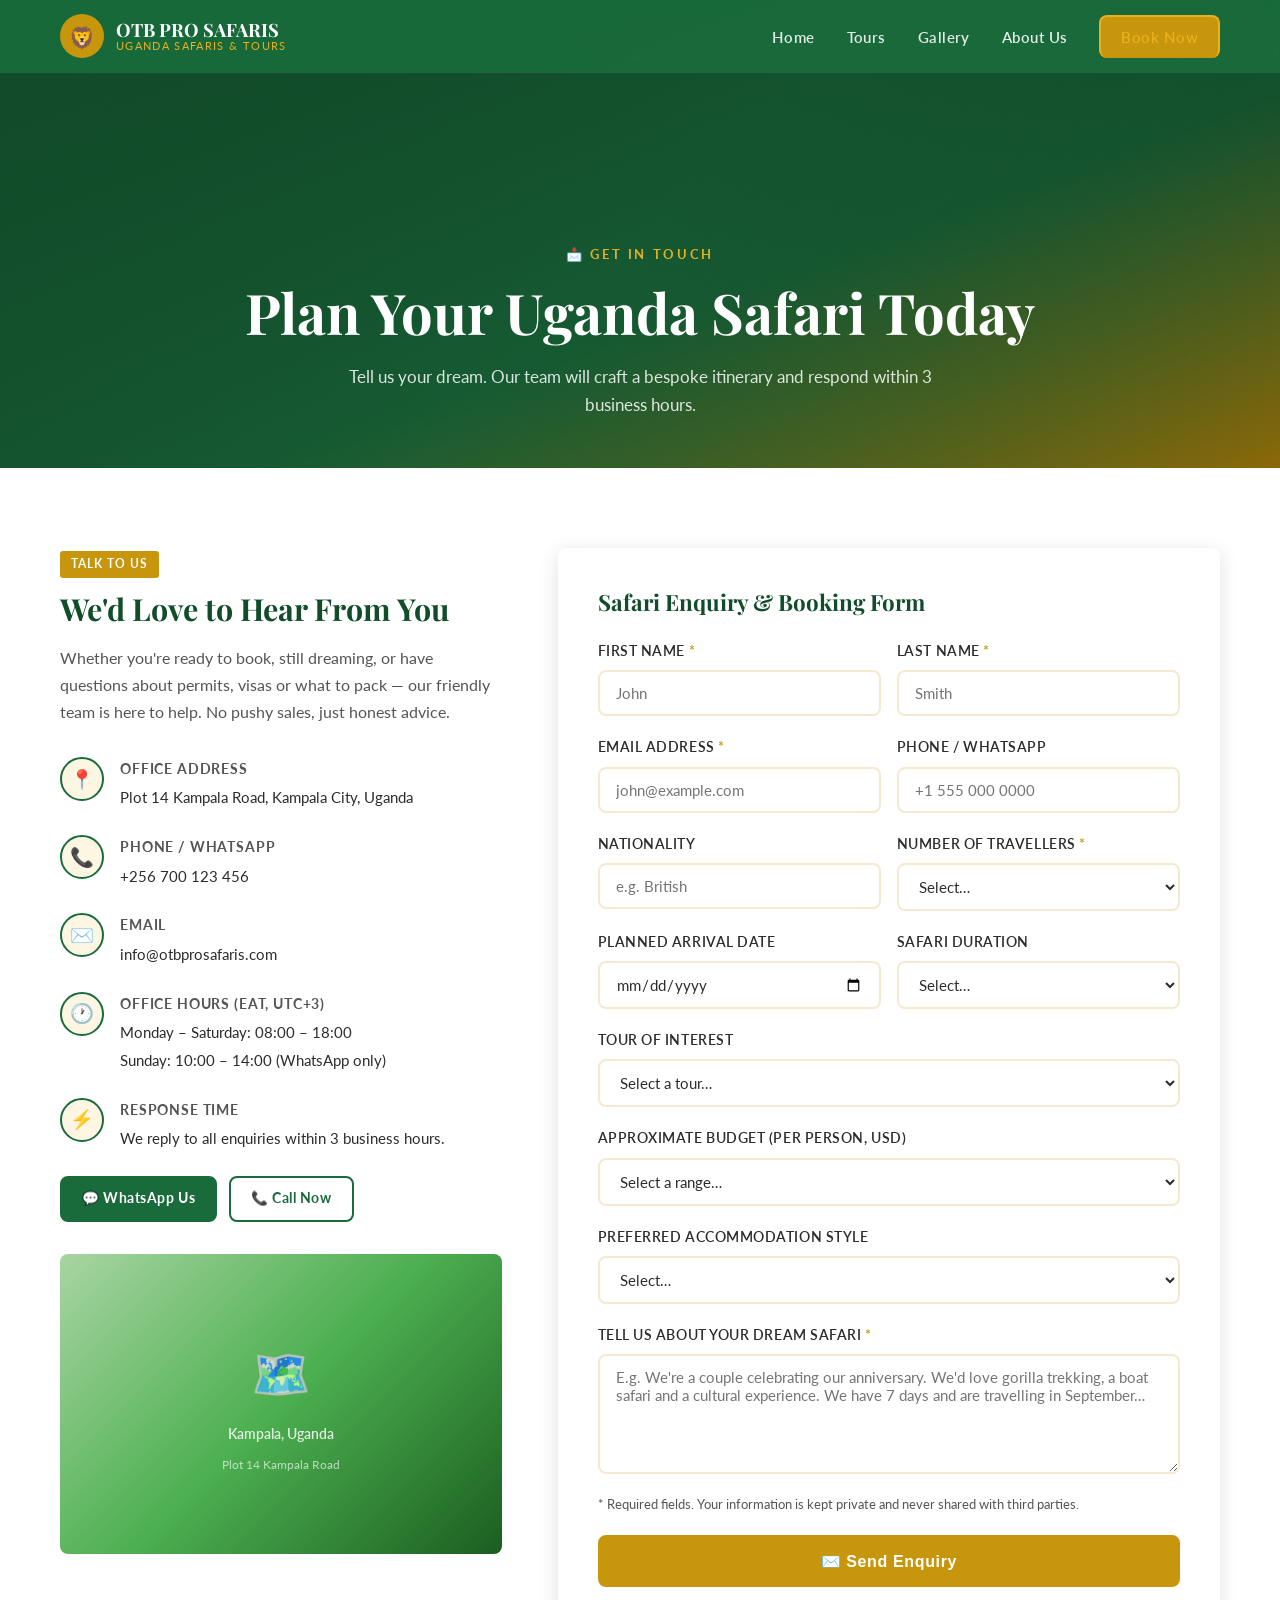
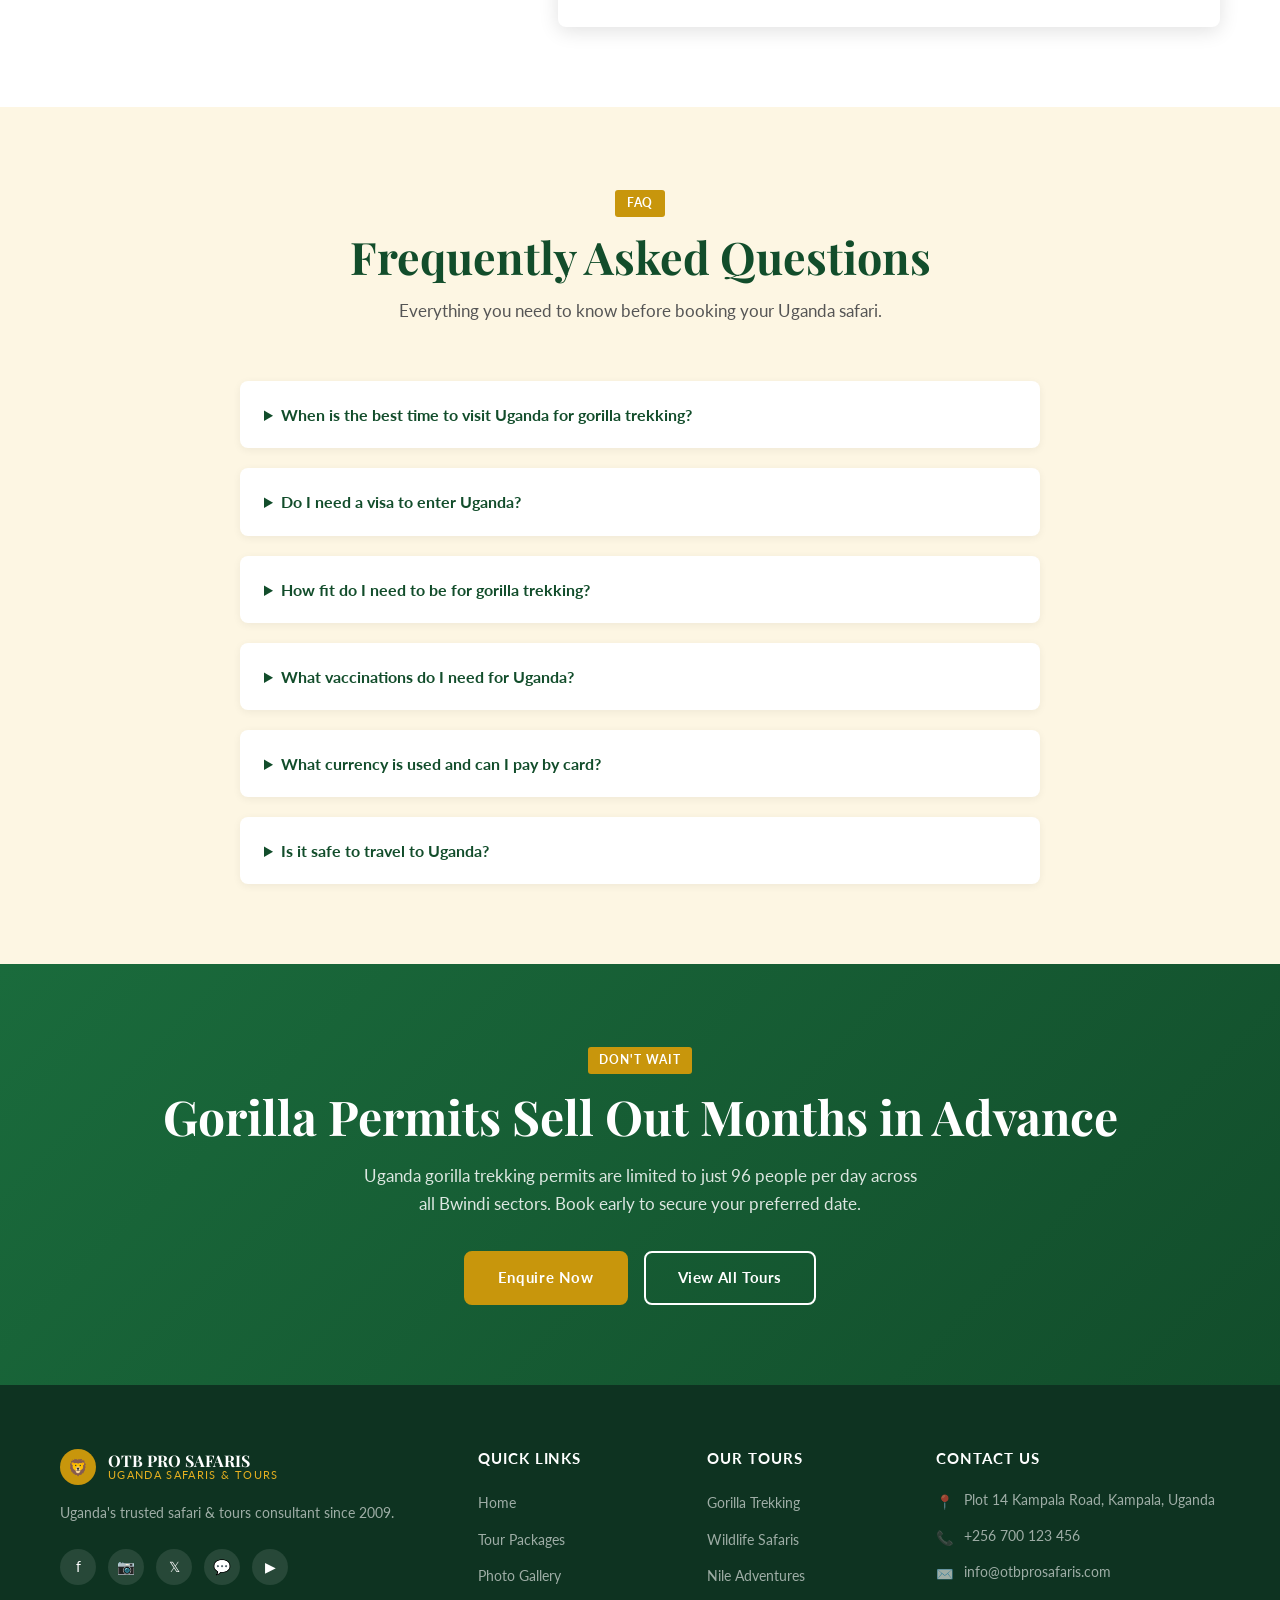
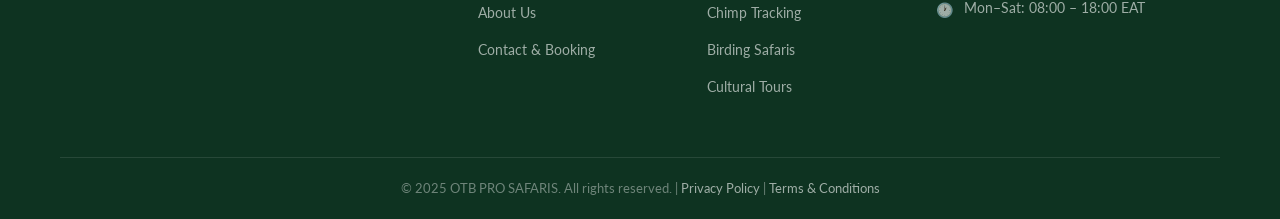
<file: contact.html>
<!DOCTYPE html>
<html lang="en">
<head>
  <meta charset="UTF-8" />
  <meta name="viewport" content="width=device-width, initial-scale=1.0" />
  <meta name="description" content="Contact OTB PRO SAFARIS — book your Uganda gorilla trek or safari, get a custom quote, or simply ask a question. We respond within 3 hours." />
  <title>Contact &amp; Booking | OTB PRO SAFARIS</title>
  <link rel="preconnect" href="https://fonts.googleapis.com" />
  <link rel="preconnect" href="https://fonts.gstatic.com" crossorigin />
  <link href="https://fonts.googleapis.com/css2?family=Playfair+Display:ital,wght@0,600;0,700;1,600&family=Lato:wght@400;600;700&display=swap" rel="stylesheet" />
  <link rel="stylesheet" href="css/styles.css" />
</head>
<body>

  <!-- ========== HEADER ========== -->
  <header id="site-header" role="banner">
    <nav class="nav-wrapper" aria-label="Main navigation">
      <a href="index.html" class="nav-logo" aria-label="OTB PRO SAFARIS – Home">
        <div class="logo-icon" aria-hidden="true">🦁</div>
        <div class="logo-text">
          <strong>OTB PRO SAFARIS</strong>
          <span>Uganda Safaris &amp; Tours</span>
        </div>
      </a>
      <ul class="nav-links" role="list">
        <li><a href="index.html"   data-page="index.html">Home</a></li>
        <li><a href="tours.html"   data-page="tours.html">Tours</a></li>
        <li><a href="gallery.html" data-page="gallery.html">Gallery</a></li>
        <li><a href="about.html"   data-page="about.html">About Us</a></li>
        <li><a href="contact.html" data-page="contact.html" class="btn btn-primary">Book Now</a></li>
      </ul>
      <button class="nav-toggle" aria-label="Toggle navigation" aria-expanded="false">
        <span></span><span></span><span></span>
      </button>
    </nav>
  </header>

  <main>
    <!-- ========== PAGE HERO ========== -->
    <section class="page-hero" aria-label="Contact page hero">
      <div class="hero-bg" style="background:linear-gradient(160deg,#0d3b1e 0%,#1a6b3c 60%,#c8960c 100%);" role="img" aria-label="Safari vehicle in Ugandan national park"></div>
      <div class="hero-overlay" aria-hidden="true"></div>
      <div class="page-hero-content">
        <div class="overline">📩 Get in Touch</div>
        <h1>Plan Your Uganda Safari Today</h1>
        <p>Tell us your dream. Our team will craft a bespoke itinerary and respond within 3 business hours.</p>
      </div>
    </section>

    <!-- ========== CONTACT SECTION ========== -->
    <section class="section-pad" aria-labelledby="contact-heading">
      <div class="container">
        <div class="contact-layout">

          <!-- Contact Info -->
          <div class="contact-info">
            <span class="tag">Talk to Us</span>
            <h2 id="contact-heading">We'd Love to Hear From You</h2>
            <p>Whether you're ready to book, still dreaming, or have questions about permits, visas or what to pack — our friendly team is here to help. No pushy sales, just honest advice.</p>

            <ul class="contact-details" aria-label="Contact details">
              <li>
                <div class="ci-icon" aria-hidden="true">📍</div>
                <div class="ci-text">
                  <strong>Office Address</strong>
                  <span>Plot 14 Kampala Road, Kampala City, Uganda</span>
                </div>
              </li>
              <li>
                <div class="ci-icon" aria-hidden="true">📞</div>
                <div class="ci-text">
                  <strong>Phone / WhatsApp</strong>
                  <span>+256 700 123 456</span>
                </div>
              </li>
              <li>
                <div class="ci-icon" aria-hidden="true">✉️</div>
                <div class="ci-text">
                  <strong>Email</strong>
                  <span>info@otbprosafaris.com</span>
                </div>
              </li>
              <li>
                <div class="ci-icon" aria-hidden="true">🕐</div>
                <div class="ci-text">
                  <strong>Office Hours (EAT, UTC+3)</strong>
                  <span>Monday – Saturday: 08:00 – 18:00<br>Sunday: 10:00 – 14:00 (WhatsApp only)</span>
                </div>
              </li>
              <li>
                <div class="ci-icon" aria-hidden="true">⚡</div>
                <div class="ci-text">
                  <strong>Response Time</strong>
                  <span>We reply to all enquiries within 3 business hours.</span>
                </div>
              </li>
            </ul>

            <!-- Quick contact chips -->
            <div style="display:flex;gap:.75rem;flex-wrap:wrap;margin-top:1.5rem;">
              <a href="https://wa.me/256700123456" class="btn btn-green" style="font-size:.85rem;padding:.6rem 1.25rem;">💬 WhatsApp Us</a>
              <a href="tel:+256700123456" class="btn btn-outline" style="font-size:.85rem;padding:.6rem 1.25rem;border-color:var(--green);color:var(--green);">📞 Call Now</a>
            </div>

            <!-- Map placeholder -->
            <div class="map-placeholder" role="img" aria-label="Map placeholder showing Kampala office location">
              <div class="map-icon">🗺️</div>
              <p>Kampala, Uganda</p>
              <span style="font-size:.78rem;opacity:.75;">Plot 14 Kampala Road</span>
            </div>
          </div>

          <!-- Booking Form -->
          <div class="contact-form-card">
            <h3>Safari Enquiry &amp; Booking Form</h3>

            <div id="form-success" hidden style="background:#e8f5e9;border:1px solid #4caf50;border-radius:8px;padding:1rem 1.25rem;margin-bottom:1.5rem;color:#2e7d32;font-size:.92rem;">
              🎉 <strong>Thank you!</strong> We've received your enquiry and will be in touch within 3 hours. Check your inbox (and spam folder just in case!).
            </div>

            <form id="contact-form" novalidate aria-label="Safari booking enquiry form">

              <div class="form-row">
                <div class="form-group">
                  <label for="first-name">First Name <span aria-hidden="true" style="color:var(--gold);">*</span></label>
                  <input type="text" id="first-name" name="first_name" placeholder="John" required autocomplete="given-name" />
                </div>
                <div class="form-group">
                  <label for="last-name">Last Name <span aria-hidden="true" style="color:var(--gold);">*</span></label>
                  <input type="text" id="last-name" name="last_name" placeholder="Smith" required autocomplete="family-name" />
                </div>
              </div>

              <div class="form-row">
                <div class="form-group">
                  <label for="email">Email Address <span aria-hidden="true" style="color:var(--gold);">*</span></label>
                  <input type="email" id="email" name="email" placeholder="john@example.com" required autocomplete="email" />
                </div>
                <div class="form-group">
                  <label for="phone">Phone / WhatsApp</label>
                  <input type="tel" id="phone" name="phone" placeholder="+1 555 000 0000" autocomplete="tel" />
                </div>
              </div>

              <div class="form-row">
                <div class="form-group">
                  <label for="nationality">Nationality</label>
                  <input type="text" id="nationality" name="nationality" placeholder="e.g. British" autocomplete="country-name" />
                </div>
                <div class="form-group">
                  <label for="pax">Number of Travellers <span aria-hidden="true" style="color:var(--gold);">*</span></label>
                  <select id="pax" name="pax" required>
                    <option value="" disabled selected>Select…</option>
                    <option value="1">1 (Solo)</option>
                    <option value="2">2 (Couple)</option>
                    <option value="3-4">3–4</option>
                    <option value="5-8">5–8</option>
                    <option value="9-15">9–15</option>
                    <option value="16+">16+ (Group)</option>
                  </select>
                </div>
              </div>

              <div class="form-row">
                <div class="form-group">
                  <label for="arrival">Planned Arrival Date</label>
                  <input type="date" id="arrival" name="arrival" />
                </div>
                <div class="form-group">
                  <label for="duration">Safari Duration</label>
                  <select id="duration" name="duration">
                    <option value="" disabled selected>Select…</option>
                    <option value="1-3">1–3 days</option>
                    <option value="4-6">4–6 days</option>
                    <option value="7-10">7–10 days</option>
                    <option value="11-14">11–14 days</option>
                    <option value="15+">15+ days</option>
                  </select>
                </div>
              </div>

              <div class="form-group">
                <label for="tour-interest">Tour of Interest</label>
                <select id="tour-interest" name="tour_interest">
                  <option value="" disabled selected>Select a tour…</option>
                  <option value="gorilla">Bwindi Gorilla Trekking</option>
                  <option value="wildlife">Queen Elizabeth Wildlife Safari</option>
                  <option value="nile">Murchison Falls &amp; Nile Safari</option>
                  <option value="chimp">Kibale Chimpanzee Tracking</option>
                  <option value="birding">Uganda Big Birding Safari</option>
                  <option value="rafting">Jinja Nile White-Water Rafting</option>
                  <option value="rhino">Ziwa Rhino Tracking</option>
                  <option value="culture">Batwa &amp; Bakiga Cultural Trail</option>
                  <option value="custom">Custom / Bespoke Itinerary</option>
                  <option value="multiple">Multiple Tours / Multi-Week Safari</option>
                </select>
              </div>

              <div class="form-group">
                <label for="budget">Approximate Budget (per person, USD)</label>
                <select id="budget" name="budget">
                  <option value="" disabled selected>Select a range…</option>
                  <option value="under-500">Under $500</option>
                  <option value="500-1000">$500 – $1,000</option>
                  <option value="1000-2000">$1,000 – $2,000</option>
                  <option value="2000-4000">$2,000 – $4,000</option>
                  <option value="4000+">$4,000+</option>
                  <option value="flexible">Flexible — advise me</option>
                </select>
              </div>

              <div class="form-group">
                <label for="accommodation">Preferred Accommodation Style</label>
                <select id="accommodation" name="accommodation">
                  <option value="" disabled selected>Select…</option>
                  <option value="budget">Budget (Guesthouses / Bandas)</option>
                  <option value="mid">Mid-range (Safari Lodges)</option>
                  <option value="luxury">Luxury (Premium Lodges &amp; Tented Camps)</option>
                  <option value="mix">Mix of styles</option>
                </select>
              </div>

              <div class="form-group">
                <label for="message">Tell Us About Your Dream Safari <span aria-hidden="true" style="color:var(--gold);">*</span></label>
                <textarea id="message" name="message" placeholder="E.g. We're a couple celebrating our anniversary. We'd love gorilla trekking, a boat safari and a cultural experience. We have 7 days and are travelling in September…" required></textarea>
              </div>
              <p class="form-note">* Required fields. Your information is kept private and never shared with third parties.</p>

              <button type="submit" class="btn btn-primary" style="width:100%;font-size:1rem;padding:.9rem;">
                ✉️ Send Enquiry
              </button>
            </form>
          </div>

        </div>
      </div>
    </section>

    <!-- ========== FAQ ========== -->
    <section class="section-pad" style="background:var(--cream);" aria-labelledby="faq-heading">
      <div class="container">
        <div class="section-header">
          <span class="tag">FAQ</span>
          <h2 id="faq-heading">Frequently Asked Questions</h2>
          <p>Everything you need to know before booking your Uganda safari.</p>
        </div>
        <div style="max-width:800px;margin:0 auto;display:grid;gap:1.25rem;">

          <details style="background:var(--white);border-radius:var(--radius);padding:1.25rem 1.5rem;box-shadow:0 2px 8px rgba(0,0,0,.06);">
            <summary style="font-weight:700;cursor:pointer;color:var(--green-dark);font-size:1rem;">When is the best time to visit Uganda for gorilla trekking?</summary>
            <p style="margin-top:.75rem;color:var(--text-light);font-size:.93rem;">Gorilla trekking is possible year-round. The driest months — June, July, August and December–February — make for easier trekking conditions and clearer forest trails. The "shoulder" seasons of March–May and September–November can be rewarding for keen adventurers, with lush green landscapes and fewer trekkers.</p>
          </details>

          <details style="background:var(--white);border-radius:var(--radius);padding:1.25rem 1.5rem;box-shadow:0 2px 8px rgba(0,0,0,.06);">
            <summary style="font-weight:700;cursor:pointer;color:var(--green-dark);font-size:1rem;">Do I need a visa to enter Uganda?</summary>
            <p style="margin-top:.75rem;color:var(--text-light);font-size:.93rem;">Most nationalities require a visa. Uganda operates an e-visa system at <strong>visas.immigration.go.ug</strong>. The single-entry tourist e-visa costs $50 USD. OTB PRO SAFARIS can guide you through the process at no extra charge. East African Community citizens (Kenya, Tanzania, Rwanda, etc.) enjoy visa-free entry.</p>
          </details>

          <details style="background:var(--white);border-radius:var(--radius);padding:1.25rem 1.5rem;box-shadow:0 2px 8px rgba(0,0,0,.06);">
            <summary style="font-weight:700;cursor:pointer;color:var(--green-dark);font-size:1rem;">How fit do I need to be for gorilla trekking?</summary>
            <p style="margin-top:.75rem;color:var(--text-light);font-size:.93rem;">Gorilla treks can last anywhere from 30 minutes to 8 hours depending on where the gorilla family has moved. The forest terrain can be steep and muddy. A moderate level of fitness is recommended. Walking sticks are provided, and porters are available for hire at the starting point — supporting local employment while easing your journey.</p>
          </details>

          <details style="background:var(--white);border-radius:var(--radius);padding:1.25rem 1.5rem;box-shadow:0 2px 8px rgba(0,0,0,.06);">
            <summary style="font-weight:700;cursor:pointer;color:var(--green-dark);font-size:1rem;">What vaccinations do I need for Uganda?</summary>
            <p style="margin-top:.75rem;color:var(--text-light);font-size:.93rem;">A Yellow Fever vaccination certificate is <strong>mandatory</strong> for entry into Uganda. We recommend consulting your travel health clinic 4–6 weeks before departure. Common recommendations include hepatitis A &amp; B, typhoid, meningitis, and rabies. Anti-malarial prophylaxis is also strongly advised.</p>
          </details>

          <details style="background:var(--white);border-radius:var(--radius);padding:1.25rem 1.5rem;box-shadow:0 2px 8px rgba(0,0,0,.06);">
            <summary style="font-weight:700;cursor:pointer;color:var(--green-dark);font-size:1rem;">What currency is used and can I pay by card?</summary>
            <p style="margin-top:.75rem;color:var(--text-light);font-size:.93rem;">Uganda uses the Ugandan Shilling (UGX). US Dollars are widely accepted at lodges and for major payments. OTB PRO SAFARIS accepts bank transfer (USD/EUR/GBP), PayPal and credit card (Visa/Mastercard, 3% processing fee applies). A 30% deposit confirms your booking, with the balance due 30 days before arrival.</p>
          </details>

          <details style="background:var(--white);border-radius:var(--radius);padding:1.25rem 1.5rem;box-shadow:0 2px 8px rgba(0,0,0,.06);">
            <summary style="font-weight:700;cursor:pointer;color:var(--green-dark);font-size:1rem;">Is it safe to travel to Uganda?</summary>
            <p style="margin-top:.75rem;color:var(--text-light);font-size:.93rem;">Uganda is generally a very safe destination for tourists. The national parks and tourism circuits are well-patrolled and stable. Kampala is a vibrant, relatively safe capital — standard urban travel precautions apply. Our guides are trained in first aid and emergency response, and we maintain 24/7 on-ground support.</p>
          </details>

        </div>
      </div>
    </section>

    <!-- ========== CTA ========== -->
    <section class="cta-banner" aria-labelledby="cta-contact-heading">
      <div class="container">
        <span class="tag">Don't Wait</span>
        <h2 id="cta-contact-heading">Gorilla Permits Sell Out Months in Advance</h2>
        <p>Uganda gorilla trekking permits are limited to just 96 people per day across all Bwindi sectors. Book early to secure your preferred date.</p>
        <div class="btn-group">
          <a href="#contact-form" class="btn btn-primary">Enquire Now</a>
          <a href="tours.html"    class="btn btn-outline">View All Tours</a>
        </div>
      </div>
    </section>
  </main>

  <!-- ========== FOOTER ========== -->
  <footer id="site-footer" role="contentinfo">
    <div class="container">
      <div class="footer-grid">
        <div class="footer-brand">
          <a href="index.html" class="nav-logo" style="display:inline-flex;">
            <div class="logo-icon" aria-hidden="true" style="width:36px;height:36px;font-size:1rem;">🦁</div>
            <div class="logo-text">
              <strong style="font-size:1rem;">OTB PRO SAFARIS</strong>
              <span>Uganda Safaris &amp; Tours</span>
            </div>
          </a>
          <p>Uganda's trusted safari &amp; tours consultant since 2009.</p>
          <nav class="footer-social" aria-label="Social media links">
            <a href="#" aria-label="Facebook">f</a>
            <a href="#" aria-label="Instagram">📷</a>
            <a href="#" aria-label="Twitter / X">𝕏</a>
            <a href="#" aria-label="WhatsApp">💬</a>
            <a href="#" aria-label="YouTube">▶</a>
          </nav>
        </div>
        <div class="footer-col">
          <h4>Quick Links</h4>
          <ul>
            <li><a href="index.html">Home</a></li>
            <li><a href="tours.html">Tour Packages</a></li>
            <li><a href="gallery.html">Photo Gallery</a></li>
            <li><a href="about.html">About Us</a></li>
            <li><a href="contact.html">Contact &amp; Booking</a></li>
          </ul>
        </div>
        <div class="footer-col">
          <h4>Our Tours</h4>
          <ul>
            <li><a href="tours.html#gorilla">Gorilla Trekking</a></li>
            <li><a href="tours.html#wildlife">Wildlife Safaris</a></li>
            <li><a href="tours.html#nile">Nile Adventures</a></li>
            <li><a href="tours.html#chimp">Chimp Tracking</a></li>
            <li><a href="tours.html#birding">Birding Safaris</a></li>
            <li><a href="tours.html#culture">Cultural Tours</a></li>
          </ul>
        </div>
        <div class="footer-col">
          <h4>Contact Us</h4>
          <ul class="footer-contact">
            <li><span class="icon" aria-hidden="true">📍</span><span>Plot 14 Kampala Road, Kampala, Uganda</span></li>
            <li><span class="icon" aria-hidden="true">📞</span><span>+256 700 123 456</span></li>
            <li><span class="icon" aria-hidden="true">✉️</span><span>info@otbprosafaris.com</span></li>
            <li><span class="icon" aria-hidden="true">🕐</span><span>Mon–Sat: 08:00 – 18:00 EAT</span></li>
          </ul>
        </div>
      </div>
    </div>
    <div class="footer-bottom">
      <p>&copy; 2025 OTB PRO SAFARIS. All rights reserved. | <a href="#">Privacy Policy</a> | <a href="#">Terms &amp; Conditions</a></p>
    </div>
  </footer>

  <script src="js/main.js"></script>
</body>
</html>
</file>
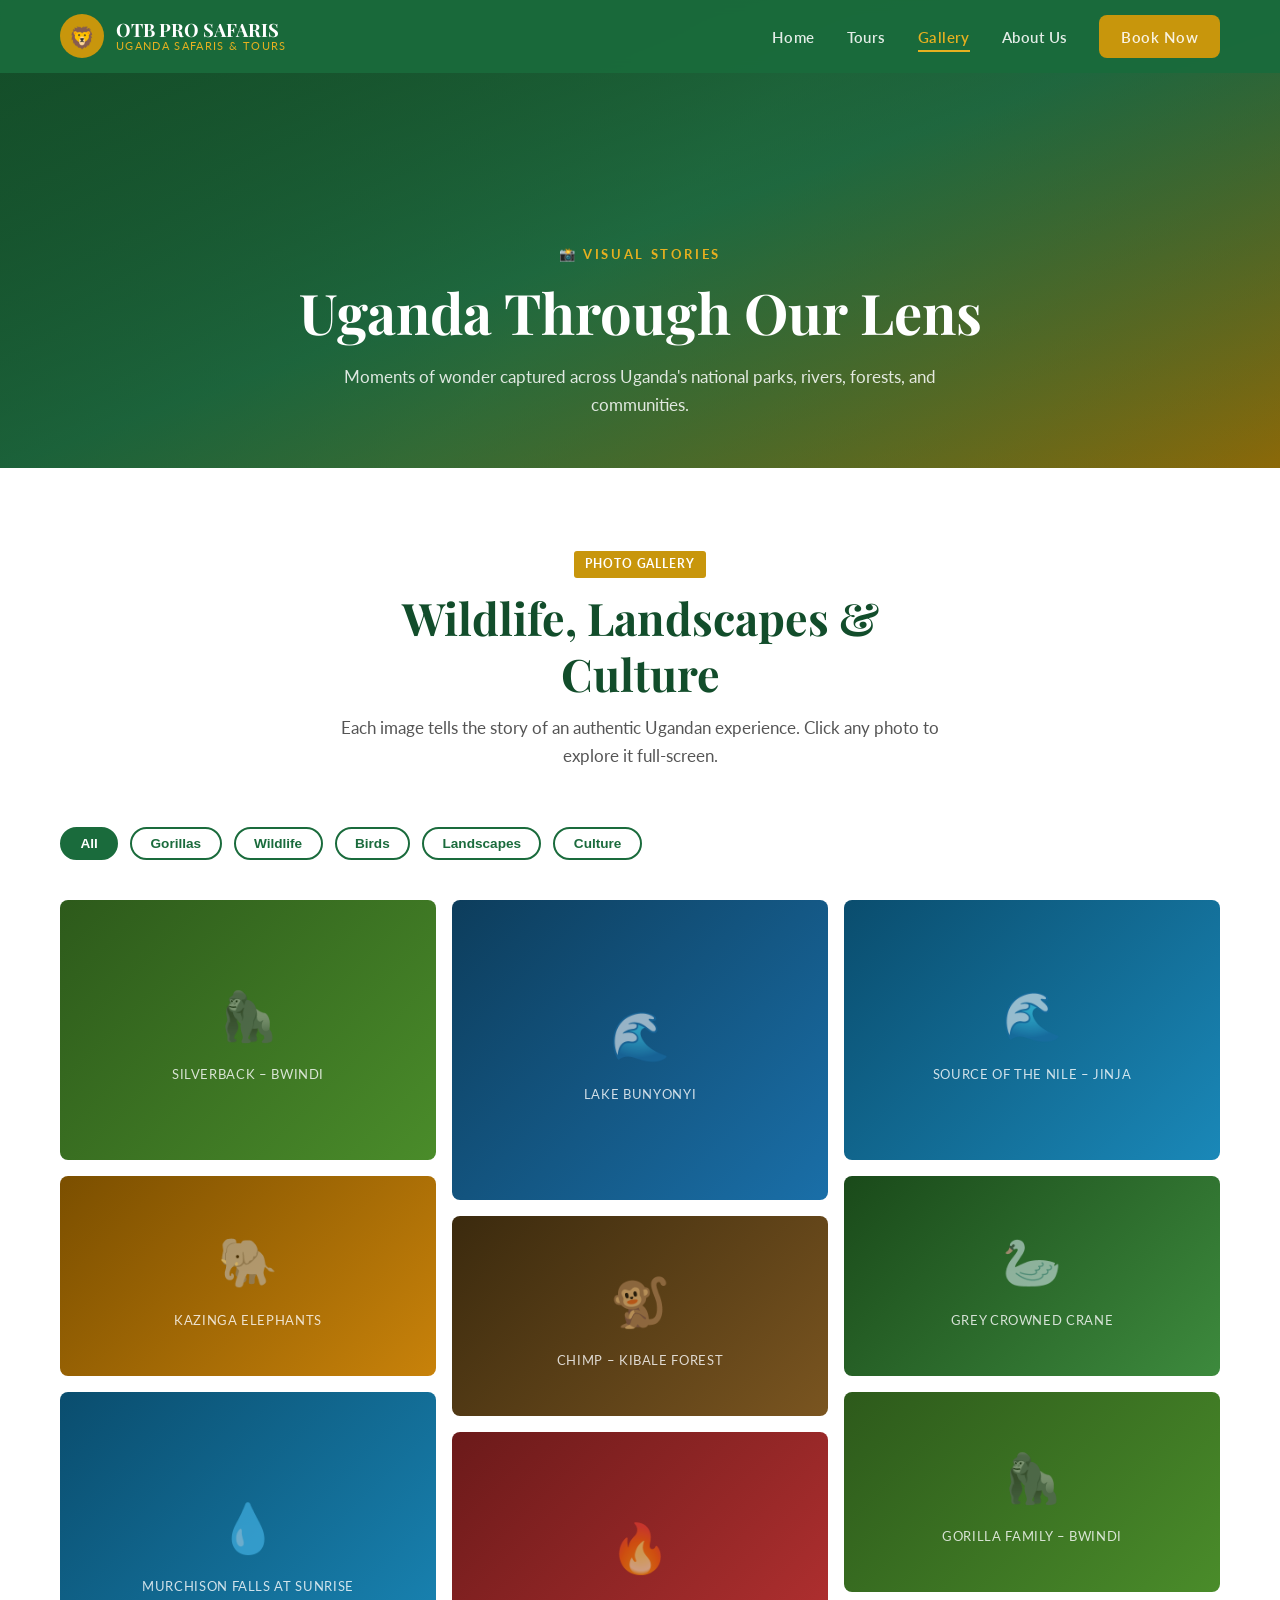
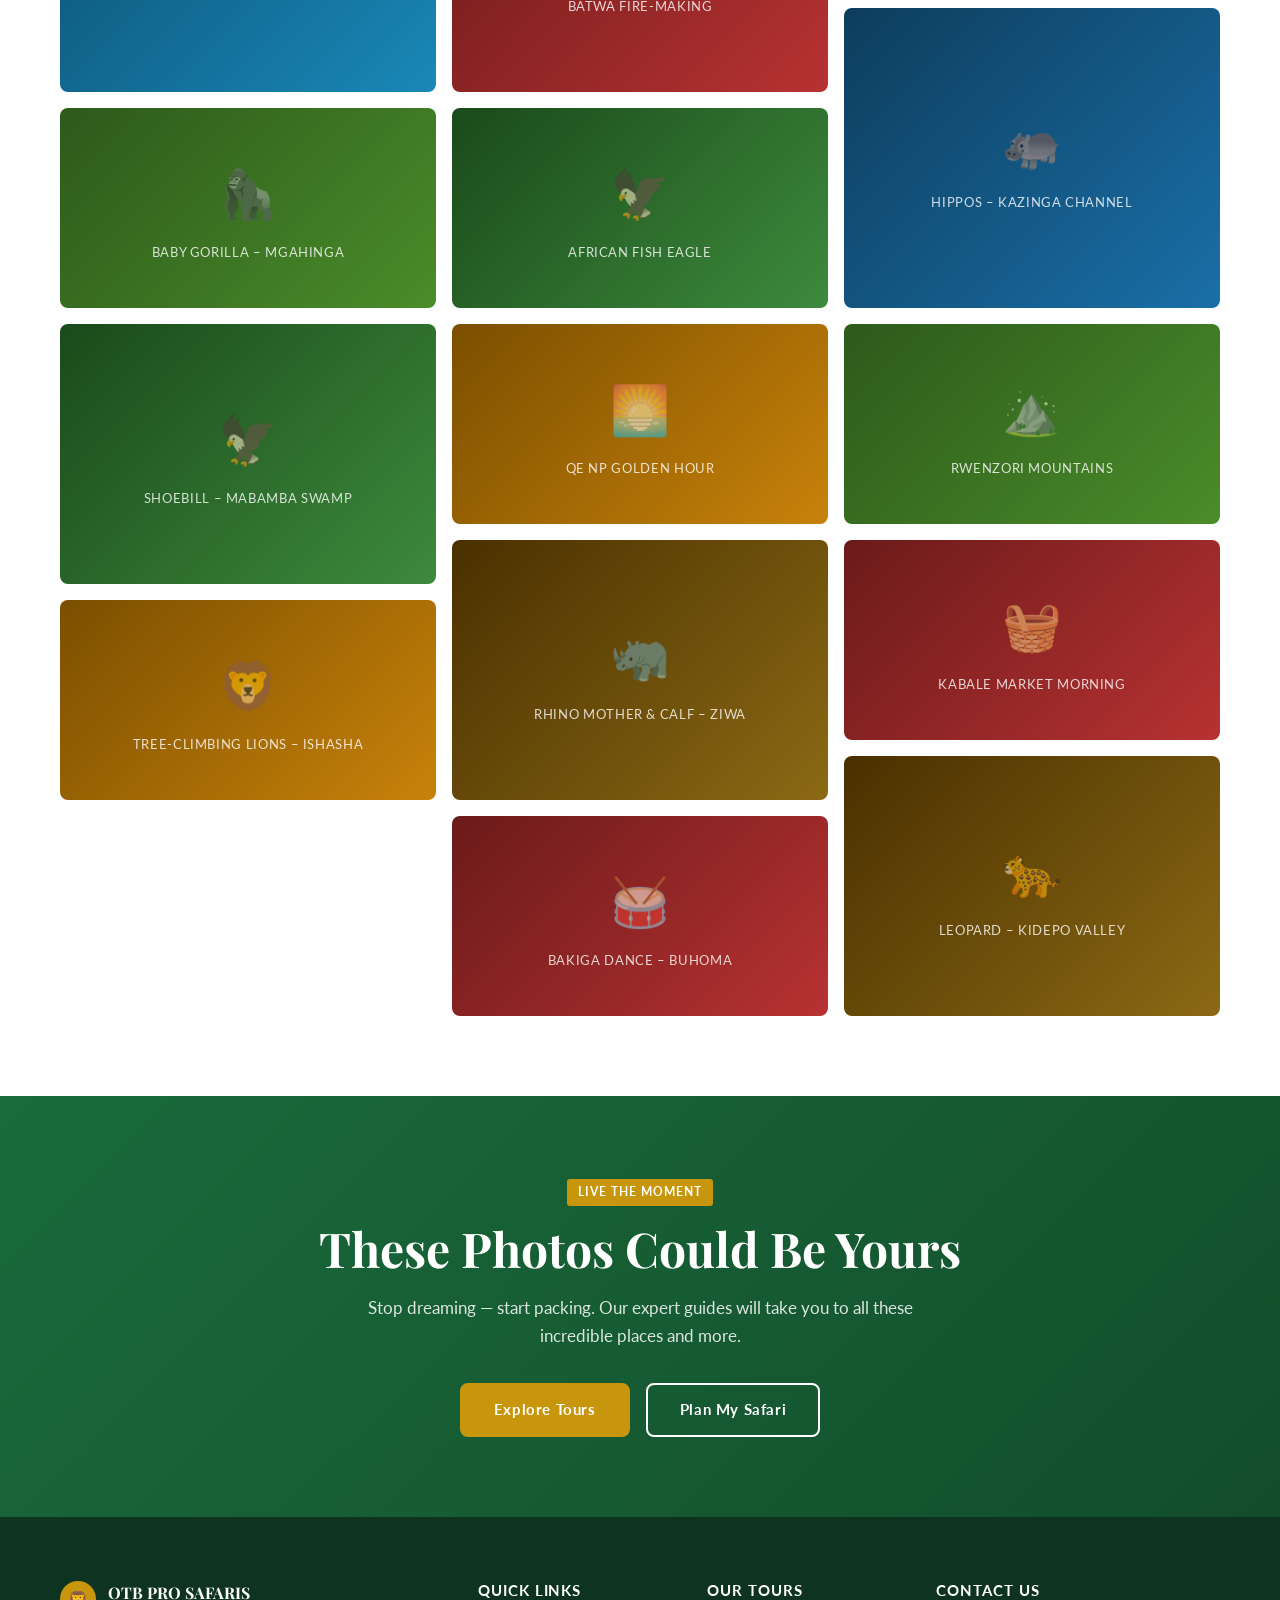
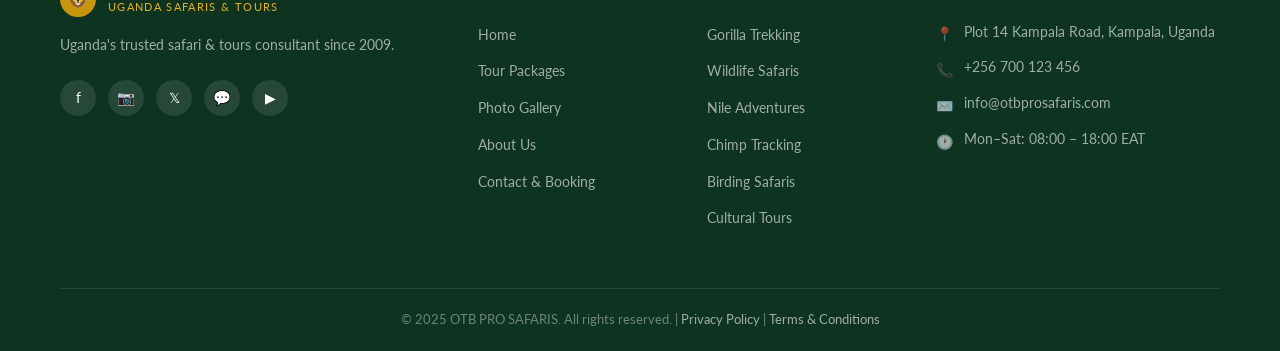
<file: gallery.html>
<!DOCTYPE html>
<html lang="en">
<head>
  <meta charset="UTF-8" />
  <meta name="viewport" content="width=device-width, initial-scale=1.0" />
  <meta name="description" content="OTB PRO SAFARIS photo gallery — stunning images of Uganda's mountain gorillas, Nile, wildlife safaris, cultural encounters and landscapes." />
  <title>Gallery | OTB PRO SAFARIS</title>
  <link rel="preconnect" href="https://fonts.googleapis.com" />
  <link rel="preconnect" href="https://fonts.gstatic.com" crossorigin />
  <link href="https://fonts.googleapis.com/css2?family=Playfair+Display:ital,wght@0,600;0,700;1,600&family=Lato:wght@400;600;700&display=swap" rel="stylesheet" />
  <link rel="stylesheet" href="css/styles.css" />
</head>
<body>

  <!-- ========== HEADER ========== -->
  <header id="site-header" role="banner">
    <nav class="nav-wrapper" aria-label="Main navigation">
      <a href="index.html" class="nav-logo" aria-label="OTB PRO SAFARIS – Home">
        <div class="logo-icon" aria-hidden="true">🦁</div>
        <div class="logo-text">
          <strong>OTB PRO SAFARIS</strong>
          <span>Uganda Safaris &amp; Tours</span>
        </div>
      </a>
      <ul class="nav-links" role="list">
        <li><a href="index.html"   data-page="index.html">Home</a></li>
        <li><a href="tours.html"   data-page="tours.html">Tours</a></li>
        <li><a href="gallery.html" data-page="gallery.html">Gallery</a></li>
        <li><a href="about.html"   data-page="about.html">About Us</a></li>
        <li><a href="contact.html" data-page="contact.html" class="btn btn-primary">Book Now</a></li>
      </ul>
      <button class="nav-toggle" aria-label="Toggle navigation" aria-expanded="false">
        <span></span><span></span><span></span>
      </button>
    </nav>
  </header>

  <main>
    <!-- ========== PAGE HERO ========== -->
    <section class="page-hero" aria-label="Gallery page hero">
      <div class="hero-bg" style="background:linear-gradient(160deg,#1a4a1a 0%,#2e8b57 50%,#c8960c 100%);" role="img" aria-label="Collage of Uganda safari moments"></div>
      <div class="hero-overlay" aria-hidden="true"></div>
      <div class="page-hero-content">
        <div class="overline">📸 Visual Stories</div>
        <h1>Uganda Through Our Lens</h1>
        <p>Moments of wonder captured across Uganda's national parks, rivers, forests, and communities.</p>
      </div>
    </section>

    <!-- ========== GALLERY ========== -->
    <section class="section-pad" aria-labelledby="gallery-heading">
      <div class="container">
        <div class="section-header">
          <span class="tag">Photo Gallery</span>
          <h2 id="gallery-heading">Wildlife, Landscapes &amp; Culture</h2>
          <p>Each image tells the story of an authentic Ugandan experience. Click any photo to explore it full-screen.</p>
        </div>

        <!-- Filter -->
        <div class="gallery-filters" role="navigation" aria-label="Gallery category filter">
          <div class="filter-bar" role="group">
            <button class="filter-btn active" data-filter="all">All</button>
            <button class="filter-btn" data-filter="gorilla">Gorillas</button>
            <button class="filter-btn" data-filter="wildlife">Wildlife</button>
            <button class="filter-btn" data-filter="birds">Birds</button>
            <button class="filter-btn" data-filter="landscape">Landscapes</button>
            <button class="filter-btn" data-filter="culture">Culture</button>
          </div>
        </div>

        <!-- Masonry Grid -->
        <div class="gallery-grid" role="list" aria-label="Photo gallery">

          <div class="gallery-item" data-category="gorilla" data-caption="Mountain gorilla silverback — Bwindi Impenetrable Forest, Uganda" role="listitem">
            <div class="img-placeholder gorilla" style="height:260px;" role="img" aria-label="Silverback gorilla in Bwindi Forest">
              <div class="placeholder-icon">🦍</div>
              <span>Silverback – Bwindi</span>
            </div>
            <div class="gallery-overlay" aria-hidden="true">
              <div class="zoom-icon">🔍</div>
              <p>Silverback Gorilla, Bwindi</p>
            </div>
          </div>

          <div class="gallery-item" data-category="wildlife" data-caption="African elephants crossing the Kazinga Channel — Queen Elizabeth NP" role="listitem">
            <div class="img-placeholder wildlife" style="height:200px;" role="img" aria-label="Elephants at Kazinga Channel">
              <div class="placeholder-icon">🐘</div>
              <span>Kazinga Elephants</span>
            </div>
            <div class="gallery-overlay" aria-hidden="true">
              <div class="zoom-icon">🔍</div>
              <p>Elephants, Kazinga Channel</p>
            </div>
          </div>

          <div class="gallery-item" data-category="landscape" data-caption="Murchison Falls at sunrise — the world's most powerful waterfall" role="listitem">
            <div class="img-placeholder nile" style="height:300px;" role="img" aria-label="Murchison Falls at sunrise">
              <div class="placeholder-icon">💧</div>
              <span>Murchison Falls at Sunrise</span>
            </div>
            <div class="gallery-overlay" aria-hidden="true">
              <div class="zoom-icon">🔍</div>
              <p>Murchison Falls, Dawn</p>
            </div>
          </div>

          <div class="gallery-item" data-category="gorilla" data-caption="Baby gorilla playing in the undergrowth — Mgahinga Gorilla NP" role="listitem">
            <div class="img-placeholder gorilla" style="height:200px;" role="img" aria-label="Baby gorilla in Mgahinga">
              <div class="placeholder-icon">🦍</div>
              <span>Baby Gorilla – Mgahinga</span>
            </div>
            <div class="gallery-overlay" aria-hidden="true">
              <div class="zoom-icon">🔍</div>
              <p>Baby Gorilla, Mgahinga</p>
            </div>
          </div>

          <div class="gallery-item" data-category="birds" data-caption="Shoebill stork at dawn — Mabamba Swamp, Lake Victoria shore" role="listitem">
            <div class="img-placeholder birding" style="height:260px;" role="img" aria-label="Shoebill stork at Mabamba Swamp">
              <div class="placeholder-icon">🦅</div>
              <span>Shoebill – Mabamba Swamp</span>
            </div>
            <div class="gallery-overlay" aria-hidden="true">
              <div class="zoom-icon">🔍</div>
              <p>Shoebill Stork, Mabamba</p>
            </div>
          </div>

          <div class="gallery-item" data-category="wildlife" data-caption="Tree-climbing lions of Ishasha — a rare and famous behaviour" role="listitem">
            <div class="img-placeholder wildlife" style="height:200px;" role="img" aria-label="Tree-climbing lions in Ishasha sector">
              <div class="placeholder-icon">🦁</div>
              <span>Tree-Climbing Lions – Ishasha</span>
            </div>
            <div class="gallery-overlay" aria-hidden="true">
              <div class="zoom-icon">🔍</div>
              <p>Tree Lions, Ishasha</p>
            </div>
          </div>

          <div class="gallery-item" data-category="landscape" data-caption="Lake Bunyonyi — the 'Place of Many Little Birds', south-west Uganda" role="listitem">
            <div class="img-placeholder lake" style="height:300px;" role="img" aria-label="Aerial view of Lake Bunyonyi">
              <div class="placeholder-icon">🌊</div>
              <span>Lake Bunyonyi</span>
            </div>
            <div class="gallery-overlay" aria-hidden="true">
              <div class="zoom-icon">🔍</div>
              <p>Lake Bunyonyi, SW Uganda</p>
            </div>
          </div>

          <div class="gallery-item" data-category="wildlife" data-caption="Chimpanzee in the canopy — Kibale Forest National Park" role="listitem">
            <div class="img-placeholder chimp" style="height:200px;" role="img" aria-label="Chimpanzee in Kibale Forest canopy">
              <div class="placeholder-icon">🐒</div>
              <span>Chimp – Kibale Forest</span>
            </div>
            <div class="gallery-overlay" aria-hidden="true">
              <div class="zoom-icon">🔍</div>
              <p>Chimpanzee, Kibale Forest</p>
            </div>
          </div>

          <div class="gallery-item" data-category="culture" data-caption="Batwa Pygmy elder demonstrates fire-making — Bwindi community village" role="listitem">
            <div class="img-placeholder culture" style="height:260px;" role="img" aria-label="Batwa elder making fire in Bwindi">
              <div class="placeholder-icon">🔥</div>
              <span>Batwa Fire-Making</span>
            </div>
            <div class="gallery-overlay" aria-hidden="true">
              <div class="zoom-icon">🔍</div>
              <p>Batwa Fire Ceremony</p>
            </div>
          </div>

          <div class="gallery-item" data-category="birds" data-caption="African Fish Eagle calling from a fever tree — a symbol of East Africa" role="listitem">
            <div class="img-placeholder birding" style="height:200px;" role="img" aria-label="African Fish Eagle calling from a tree">
              <div class="placeholder-icon">🦅</div>
              <span>African Fish Eagle</span>
            </div>
            <div class="gallery-overlay" aria-hidden="true">
              <div class="zoom-icon">🔍</div>
              <p>African Fish Eagle</p>
            </div>
          </div>

          <div class="gallery-item" data-category="landscape" data-caption="Queen Elizabeth National Park savanna at golden hour — an endless wilderness" role="listitem">
            <div class="img-placeholder wildlife" style="height:200px;" role="img" aria-label="Queen Elizabeth NP savanna at sunset">
              <div class="placeholder-icon">🌅</div>
              <span>QE NP Golden Hour</span>
            </div>
            <div class="gallery-overlay" aria-hidden="true">
              <div class="zoom-icon">🔍</div>
              <p>QE NP, Sunset Savanna</p>
            </div>
          </div>

          <div class="gallery-item" data-category="wildlife" data-caption="White rhino mother and calf — Ziwa Rhino Sanctuary, north Uganda" role="listitem">
            <div class="img-placeholder rhino" style="height:260px;" role="img" aria-label="White rhino mother and calf at Ziwa">
              <div class="placeholder-icon">🦏</div>
              <span>Rhino Mother &amp; Calf – Ziwa</span>
            </div>
            <div class="gallery-overlay" aria-hidden="true">
              <div class="zoom-icon">🔍</div>
              <p>White Rhino, Ziwa Sanctuary</p>
            </div>
          </div>

          <div class="gallery-item" data-category="culture" data-caption="Traditional Bakiga dance performance at Buhoma village" role="listitem">
            <div class="img-placeholder culture" style="height:200px;" role="img" aria-label="Bakiga traditional dance performance">
              <div class="placeholder-icon">🥁</div>
              <span>Bakiga Dance – Buhoma</span>
            </div>
            <div class="gallery-overlay" aria-hidden="true">
              <div class="zoom-icon">🔍</div>
              <p>Bakiga Dance, Buhoma</p>
            </div>
          </div>

          <div class="gallery-item" data-category="landscape" data-caption="Source of the Nile at Jinja — where Lake Victoria flows into the mighty Nile" role="listitem">
            <div class="img-placeholder nile" style="height:260px;" role="img" aria-label="Source of the Nile at Jinja">
              <div class="placeholder-icon">🌊</div>
              <span>Source of the Nile – Jinja</span>
            </div>
            <div class="gallery-overlay" aria-hidden="true">
              <div class="zoom-icon">🔍</div>
              <p>Source of the Nile, Jinja</p>
            </div>
          </div>

          <div class="gallery-item" data-category="birds" data-caption="Grey Crowned Crane — Uganda's national bird, in Queen Elizabeth NP" role="listitem">
            <div class="img-placeholder birding" style="height:200px;" role="img" aria-label="Grey Crowned Crane in Queen Elizabeth NP">
              <div class="placeholder-icon">🦢</div>
              <span>Grey Crowned Crane</span>
            </div>
            <div class="gallery-overlay" aria-hidden="true">
              <div class="zoom-icon">🔍</div>
              <p>Grey Crowned Crane</p>
            </div>
          </div>

          <div class="gallery-item" data-category="gorilla" data-caption="A gorilla family group at rest in the dense Bwindi undergrowth" role="listitem">
            <div class="img-placeholder gorilla" style="height:200px;" role="img" aria-label="Gorilla family resting in Bwindi">
              <div class="placeholder-icon">🦍</div>
              <span>Gorilla Family – Bwindi</span>
            </div>
            <div class="gallery-overlay" aria-hidden="true">
              <div class="zoom-icon">🔍</div>
              <p>Gorilla Family, Bwindi</p>
            </div>
          </div>

          <div class="gallery-item" data-category="wildlife" data-caption="Hippos yawning in the Kazinga Channel — harmless-looking but Africa's deadliest animal" role="listitem">
            <div class="img-placeholder lake" style="height:300px;" role="img" aria-label="Hippos yawning in Kazinga Channel">
              <div class="placeholder-icon">🦛</div>
              <span>Hippos – Kazinga Channel</span>
            </div>
            <div class="gallery-overlay" aria-hidden="true">
              <div class="zoom-icon">🔍</div>
              <p>Hippos, Kazinga Channel</p>
            </div>
          </div>

          <div class="gallery-item" data-category="landscape" data-caption="The Rwenzori Mountains — 'Mountains of the Moon', western Uganda" role="listitem">
            <div class="img-placeholder gorilla" style="height:200px;" role="img" aria-label="Rwenzori Mountains at dawn">
              <div class="placeholder-icon">⛰️</div>
              <span>Rwenzori Mountains</span>
            </div>
            <div class="gallery-overlay" aria-hidden="true">
              <div class="zoom-icon">🔍</div>
              <p>Rwenzori Mountains</p>
            </div>
          </div>

          <div class="gallery-item" data-category="culture" data-caption="A Ugandan market morning in Kabale — fresh produce, colour and community" role="listitem">
            <div class="img-placeholder culture" style="height:200px;" role="img" aria-label="Kabale market morning scene">
              <div class="placeholder-icon">🧺</div>
              <span>Kabale Market Morning</span>
            </div>
            <div class="gallery-overlay" aria-hidden="true">
              <div class="zoom-icon">🔍</div>
              <p>Kabale Market</p>
            </div>
          </div>

          <div class="gallery-item" data-category="wildlife" data-caption="Leopard resting in a sausage tree — Kidepo Valley National Park" role="listitem">
            <div class="img-placeholder rhino" style="height:260px;" role="img" aria-label="Leopard in a sausage tree in Kidepo">
              <div class="placeholder-icon">🐆</div>
              <span>Leopard – Kidepo Valley</span>
            </div>
            <div class="gallery-overlay" aria-hidden="true">
              <div class="zoom-icon">🔍</div>
              <p>Leopard, Kidepo Valley NP</p>
            </div>
          </div>

        </div>
      </div>
    </section>

    <!-- ========== CTA ========== -->
    <section class="cta-banner" aria-labelledby="cta-gallery-heading">
      <div class="container">
        <span class="tag">Live the Moment</span>
        <h2 id="cta-gallery-heading">These Photos Could Be Yours</h2>
        <p>Stop dreaming — start packing. Our expert guides will take you to all these incredible places and more.</p>
        <div class="btn-group">
          <a href="tours.html"   class="btn btn-primary">Explore Tours</a>
          <a href="contact.html" class="btn btn-outline">Plan My Safari</a>
        </div>
      </div>
    </section>
  </main>

  <!-- ========== LIGHTBOX ========== -->
  <div id="lightbox" class="lightbox" role="dialog" aria-modal="true" aria-label="Image lightbox">
    <div class="lightbox-content">
      <button class="lightbox-close" aria-label="Close lightbox">&times;</button>
      <button class="lightbox-nav prev" aria-label="Previous image">&#8249;</button>
      <div class="lightbox-inner"></div>
      <button class="lightbox-nav next" aria-label="Next image">&#8250;</button>
      <p class="lightbox-caption"></p>
    </div>
  </div>

  <!-- ========== FOOTER ========== -->
  <footer id="site-footer" role="contentinfo">
    <div class="container">
      <div class="footer-grid">
        <div class="footer-brand">
          <a href="index.html" class="nav-logo" style="display:inline-flex;">
            <div class="logo-icon" aria-hidden="true" style="width:36px;height:36px;font-size:1rem;">🦁</div>
            <div class="logo-text">
              <strong style="font-size:1rem;">OTB PRO SAFARIS</strong>
              <span>Uganda Safaris &amp; Tours</span>
            </div>
          </a>
          <p>Uganda's trusted safari &amp; tours consultant since 2009.</p>
          <nav class="footer-social" aria-label="Social media links">
            <a href="#" aria-label="Facebook">f</a>
            <a href="#" aria-label="Instagram">📷</a>
            <a href="#" aria-label="Twitter / X">𝕏</a>
            <a href="#" aria-label="WhatsApp">💬</a>
            <a href="#" aria-label="YouTube">▶</a>
          </nav>
        </div>
        <div class="footer-col">
          <h4>Quick Links</h4>
          <ul>
            <li><a href="index.html">Home</a></li>
            <li><a href="tours.html">Tour Packages</a></li>
            <li><a href="gallery.html">Photo Gallery</a></li>
            <li><a href="about.html">About Us</a></li>
            <li><a href="contact.html">Contact &amp; Booking</a></li>
          </ul>
        </div>
        <div class="footer-col">
          <h4>Our Tours</h4>
          <ul>
            <li><a href="tours.html#gorilla">Gorilla Trekking</a></li>
            <li><a href="tours.html#wildlife">Wildlife Safaris</a></li>
            <li><a href="tours.html#nile">Nile Adventures</a></li>
            <li><a href="tours.html#chimp">Chimp Tracking</a></li>
            <li><a href="tours.html#birding">Birding Safaris</a></li>
            <li><a href="tours.html#culture">Cultural Tours</a></li>
          </ul>
        </div>
        <div class="footer-col">
          <h4>Contact Us</h4>
          <ul class="footer-contact">
            <li><span class="icon" aria-hidden="true">📍</span><span>Plot 14 Kampala Road, Kampala, Uganda</span></li>
            <li><span class="icon" aria-hidden="true">📞</span><span>+256 700 123 456</span></li>
            <li><span class="icon" aria-hidden="true">✉️</span><span>info@otbprosafaris.com</span></li>
            <li><span class="icon" aria-hidden="true">🕐</span><span>Mon–Sat: 08:00 – 18:00 EAT</span></li>
          </ul>
        </div>
      </div>
    </div>
    <div class="footer-bottom">
      <p>&copy; 2025 OTB PRO SAFARIS. All rights reserved. | <a href="#">Privacy Policy</a> | <a href="#">Terms &amp; Conditions</a></p>
    </div>
  </footer>

  <script src="js/main.js"></script>
</body>
</html>
</file>
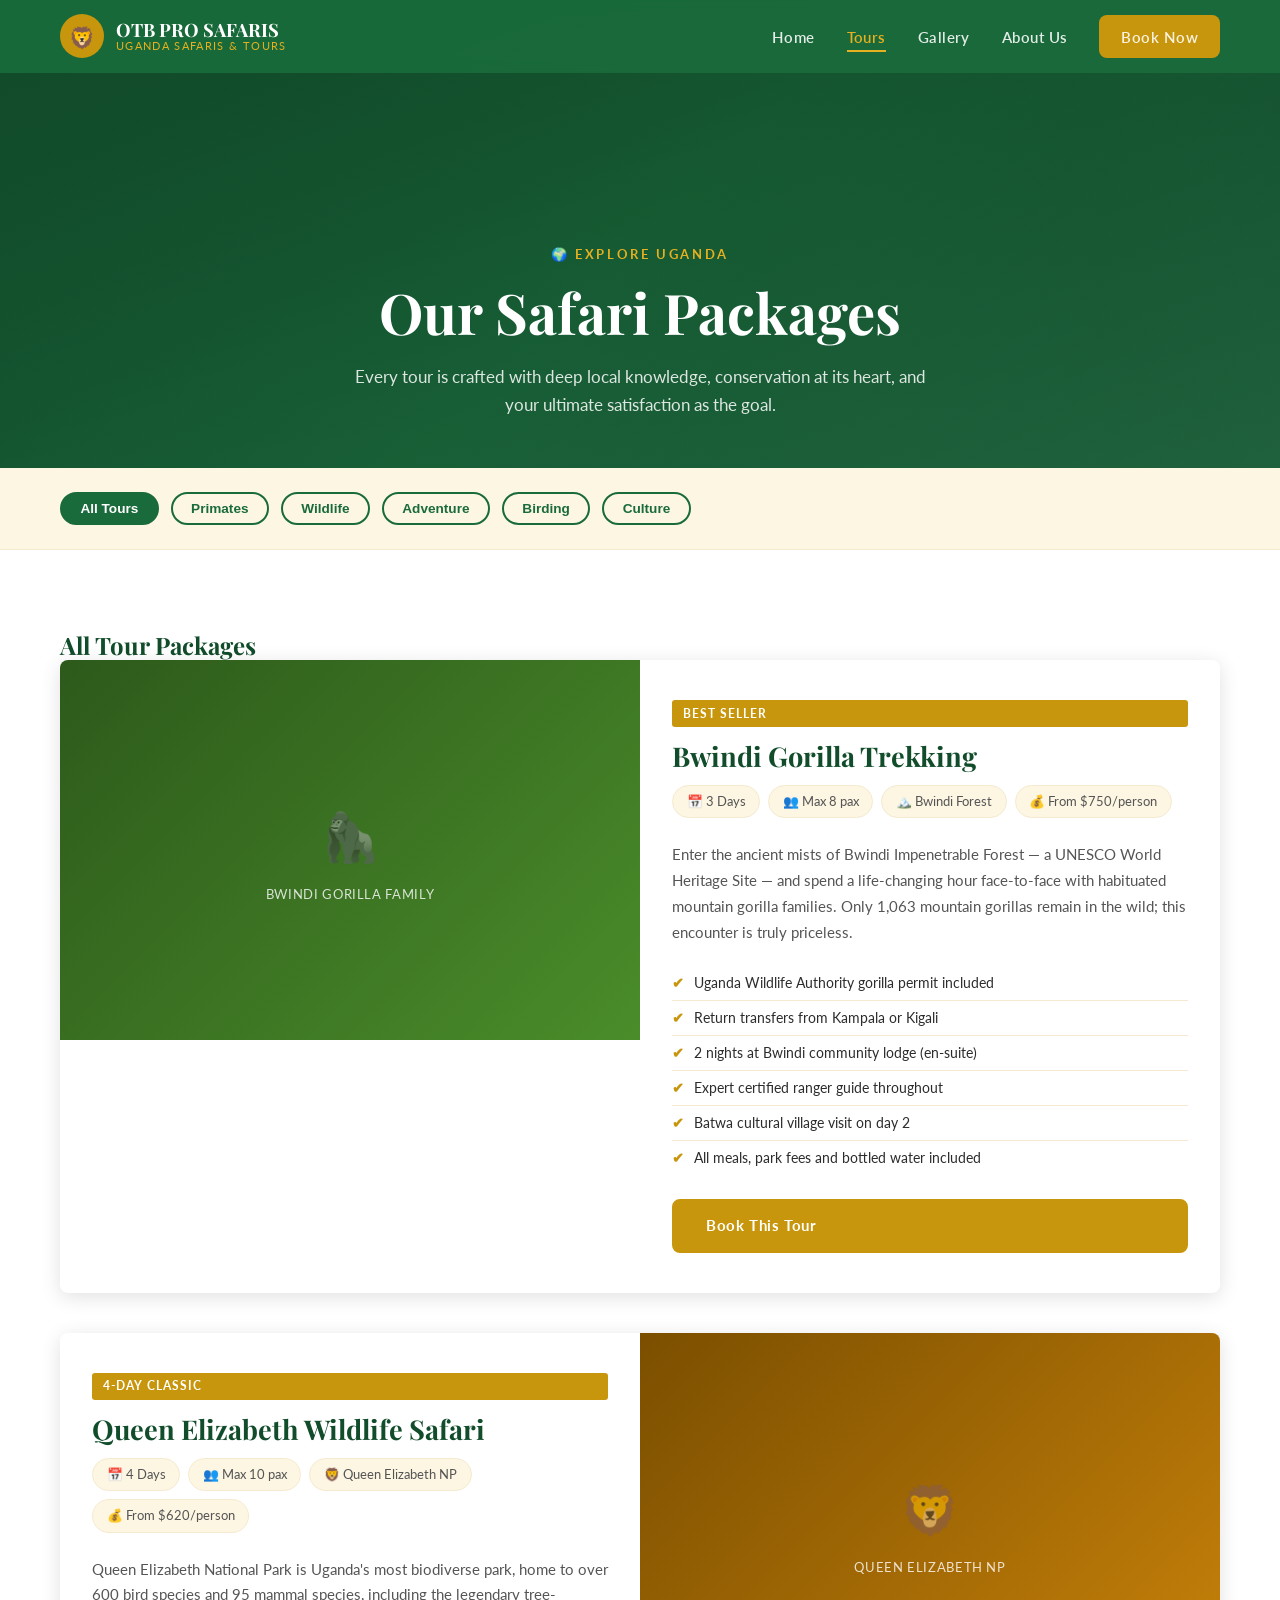
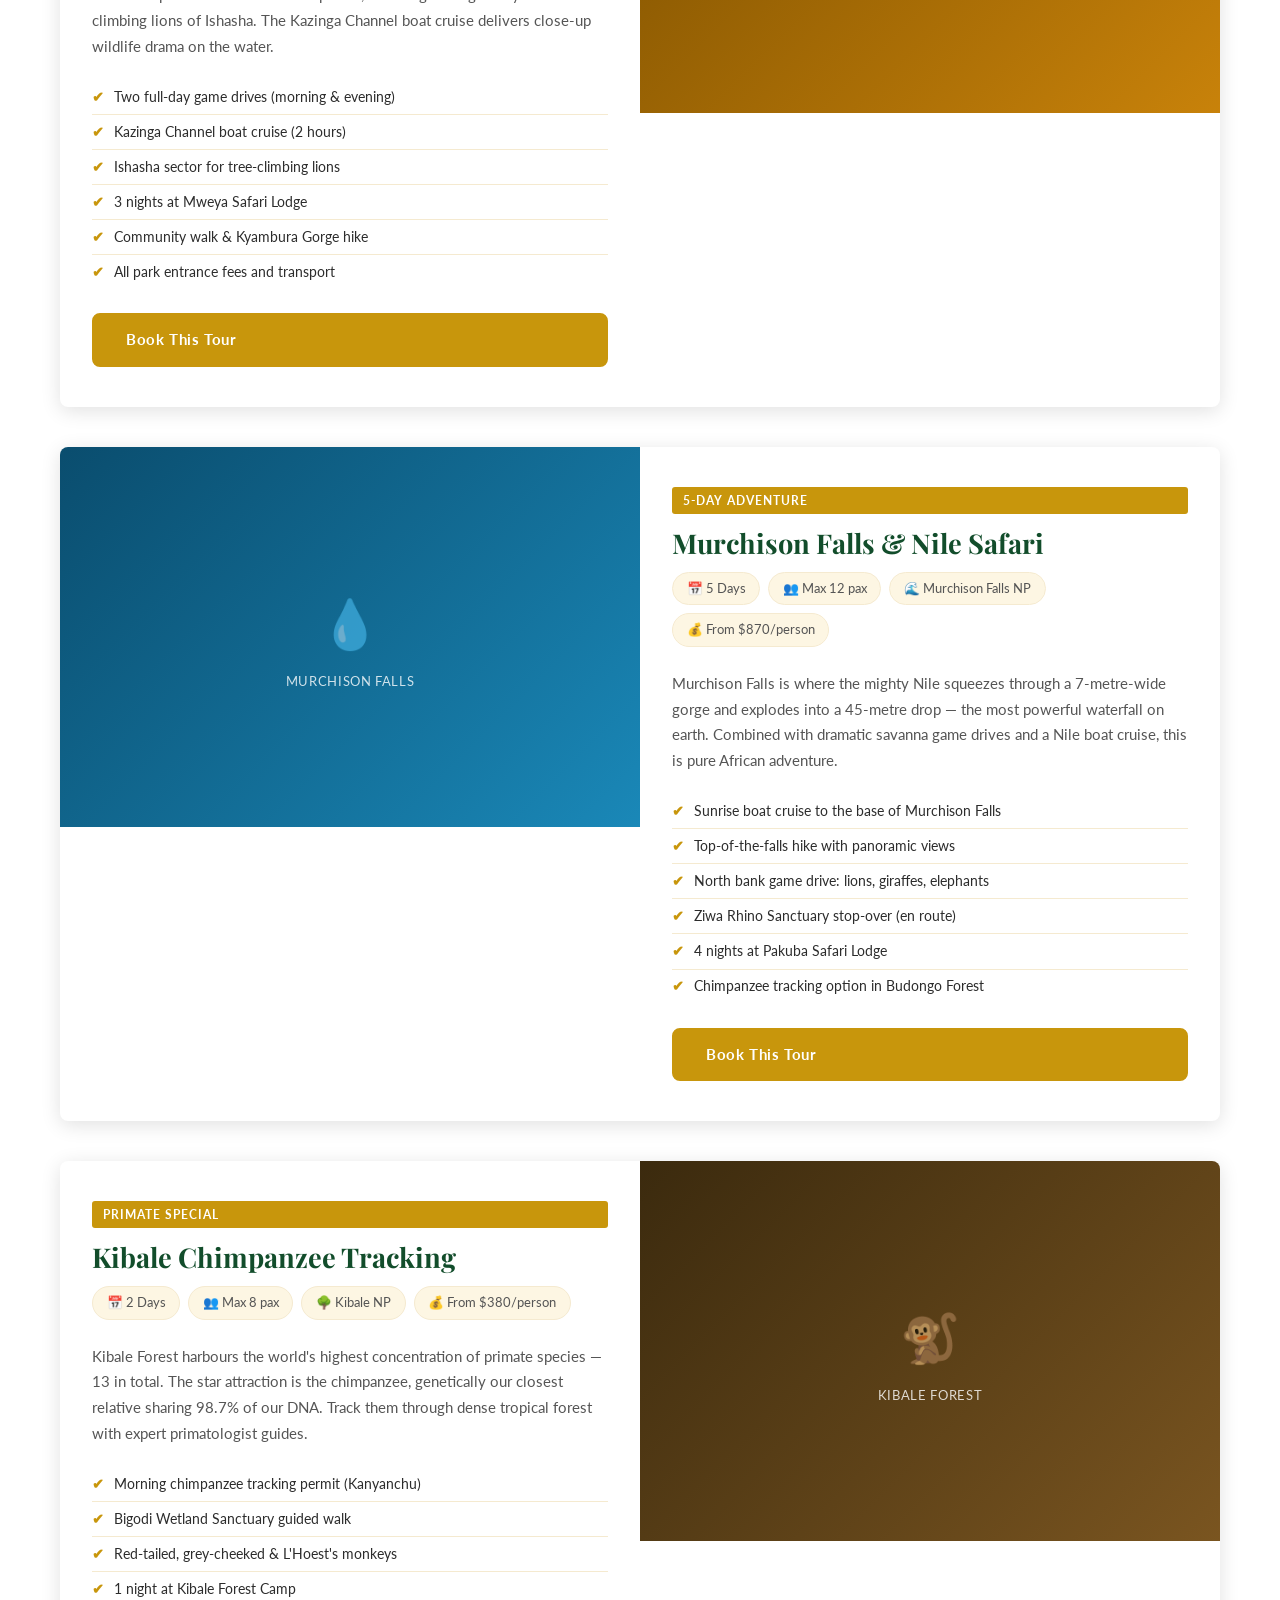
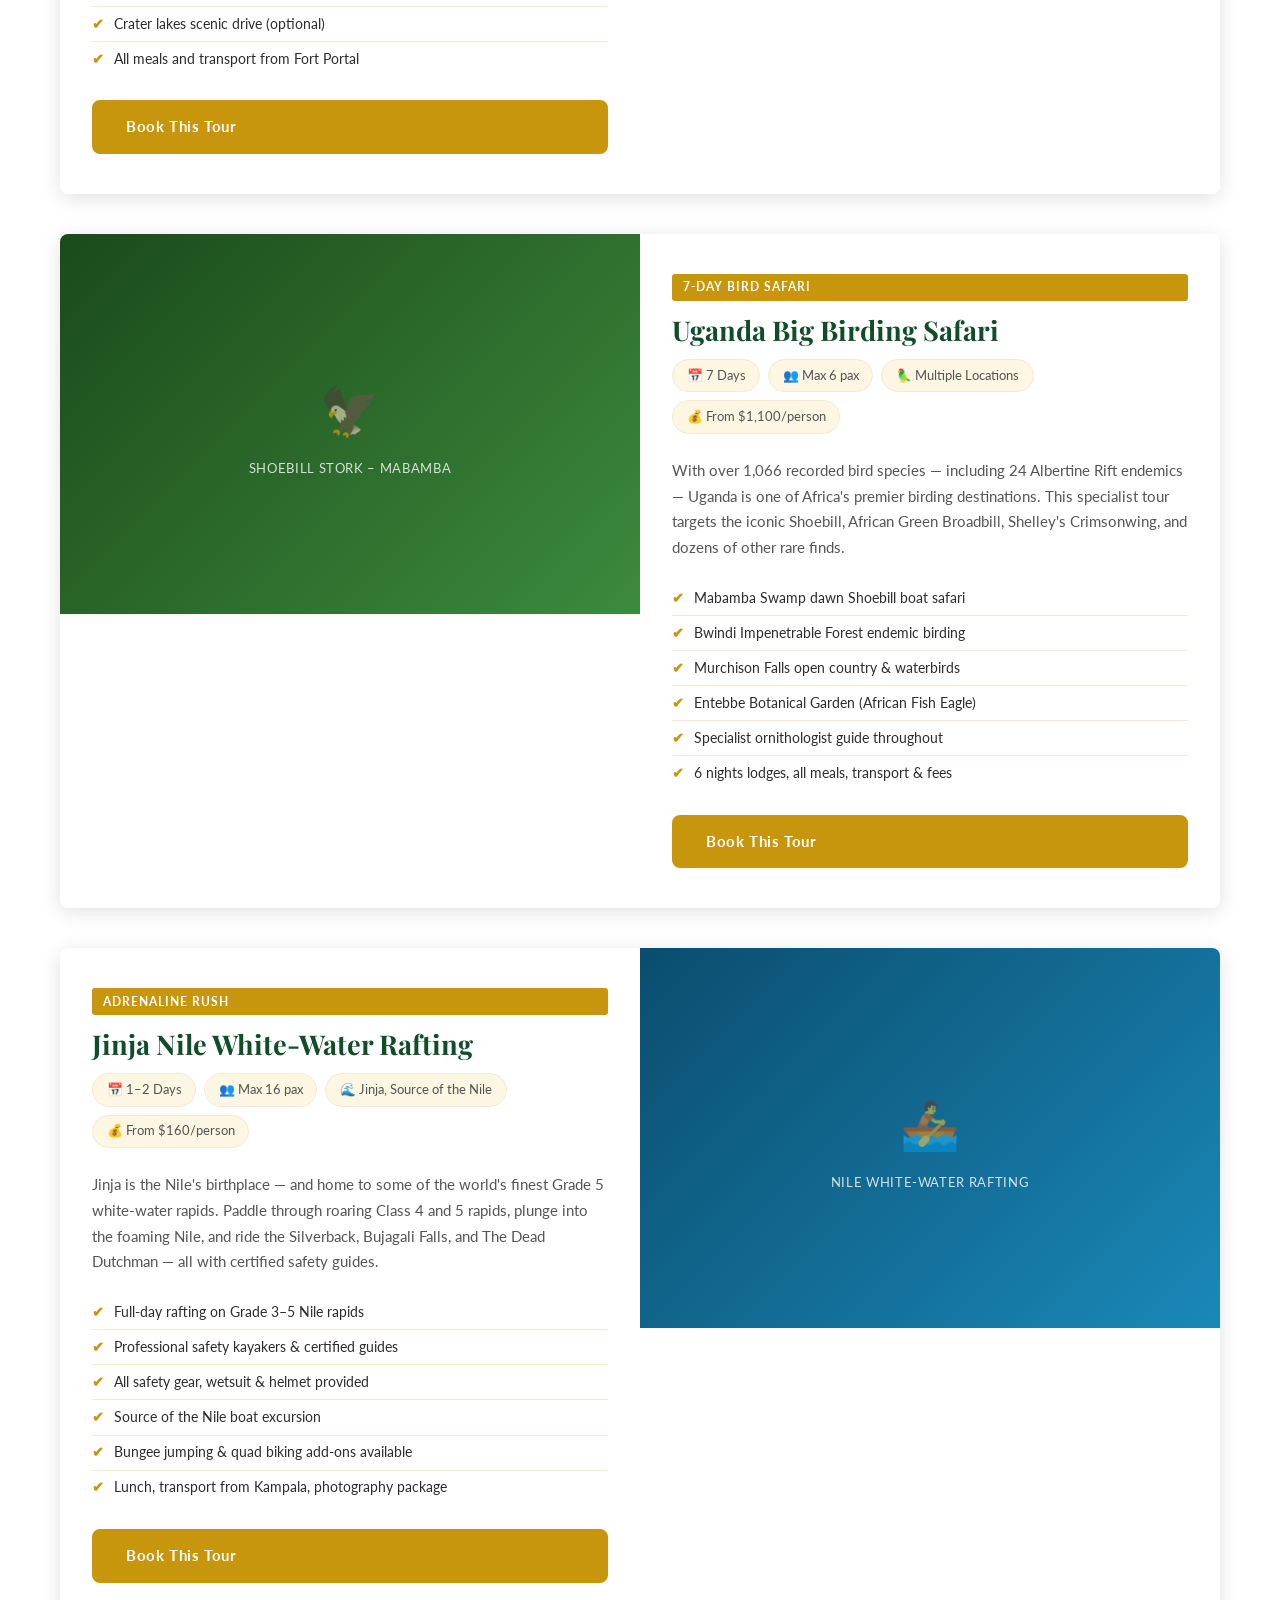
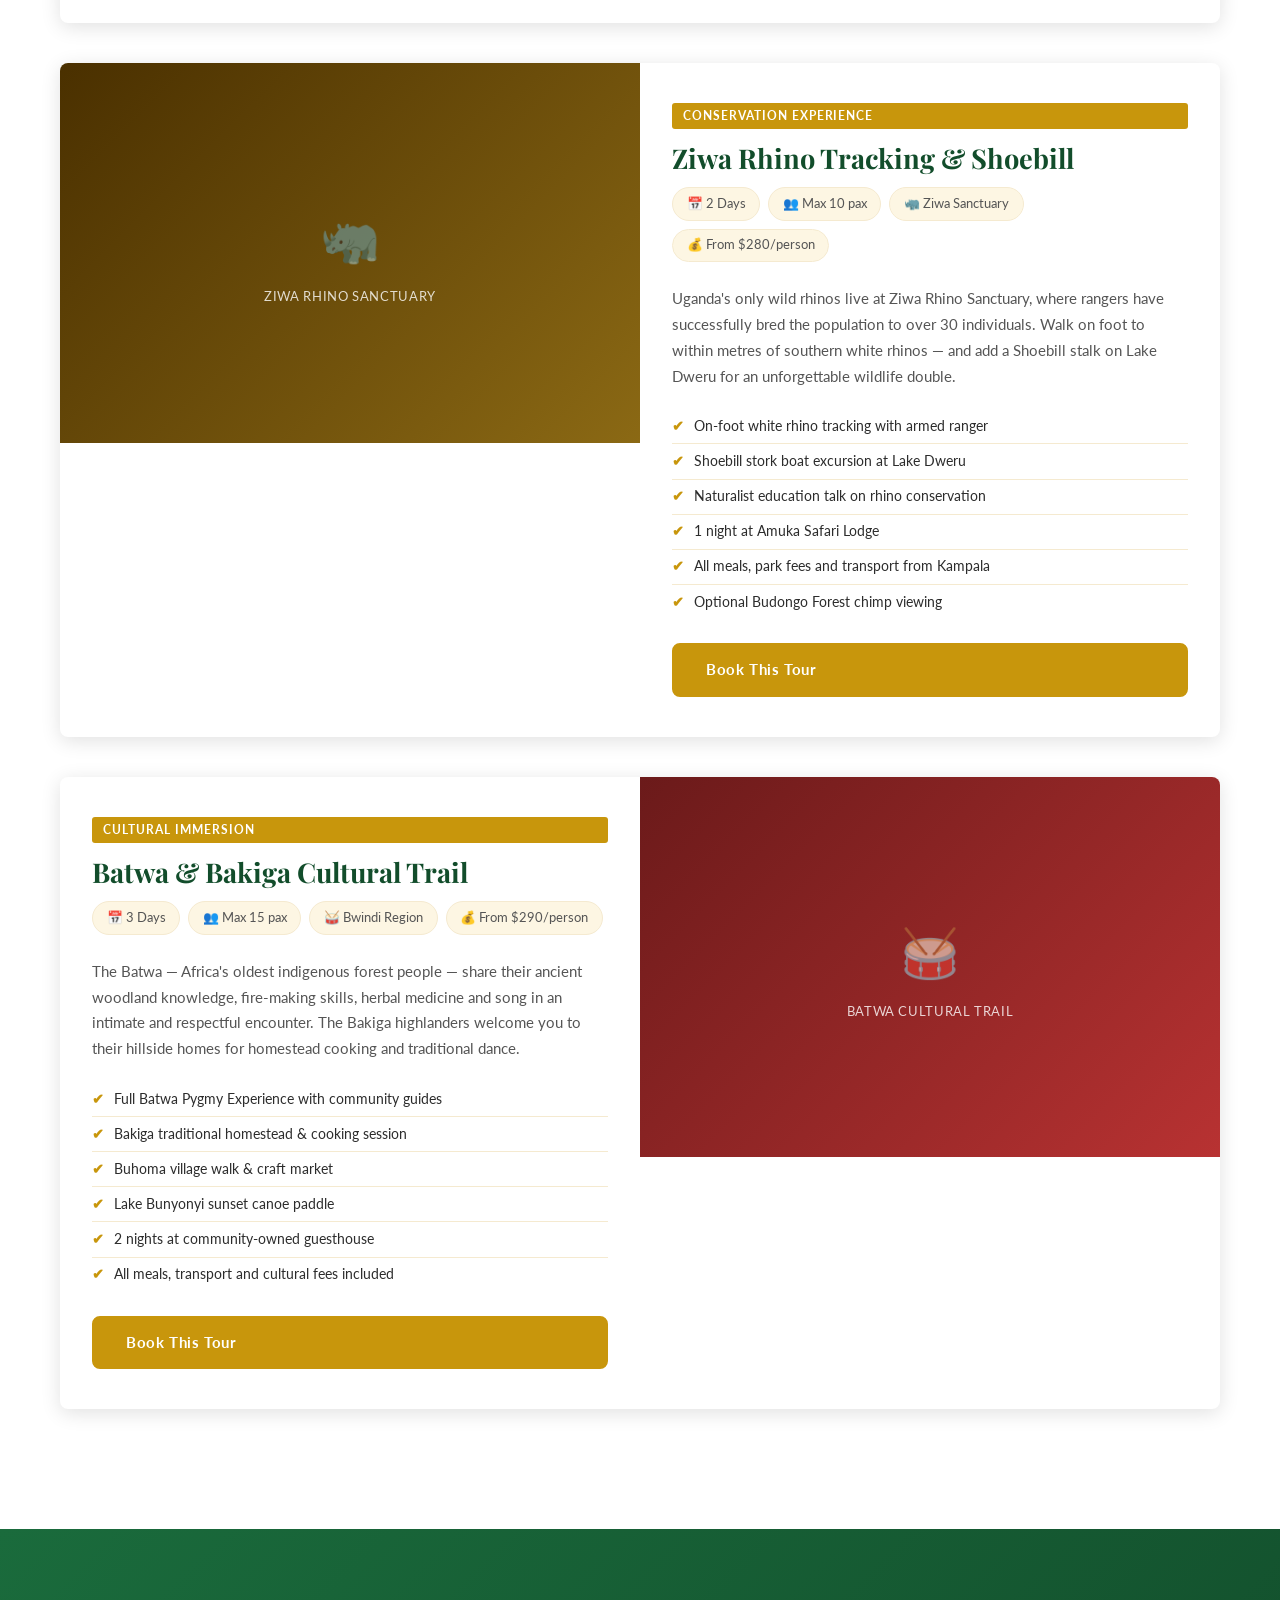
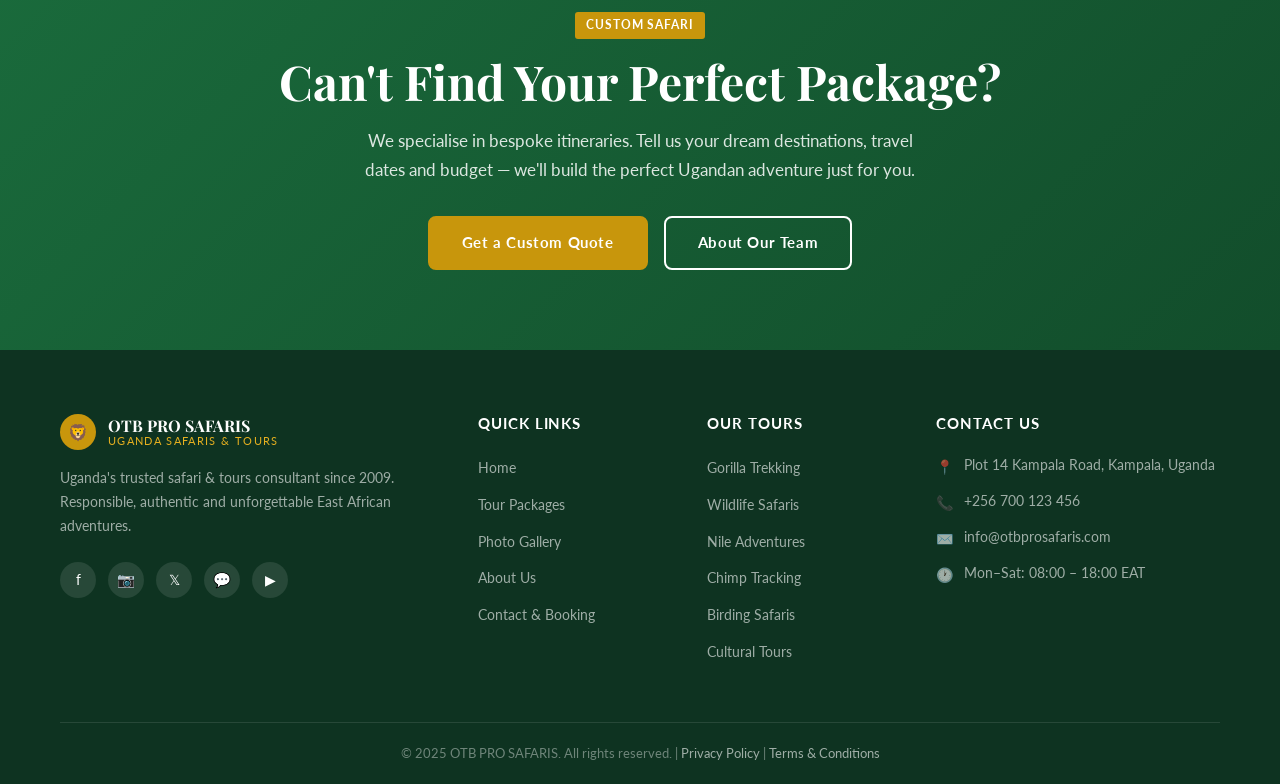
<file: tours.html>
<!DOCTYPE html>
<html lang="en">
<head>
  <meta charset="UTF-8" />
  <meta name="viewport" content="width=device-width, initial-scale=1.0" />
  <meta name="description" content="Browse OTB PRO SAFARIS tour packages — gorilla trekking, wildlife safaris, Nile adventures, chimp tracking, birding and cultural tours in Uganda." />
  <title>Tour Packages | OTB PRO SAFARIS</title>
  <link rel="preconnect" href="https://fonts.googleapis.com" />
  <link rel="preconnect" href="https://fonts.gstatic.com" crossorigin />
  <link href="https://fonts.googleapis.com/css2?family=Playfair+Display:ital,wght@0,600;0,700;1,600&family=Lato:wght@400;600;700&display=swap" rel="stylesheet" />
  <link rel="stylesheet" href="css/styles.css" />
</head>
<body>

  <!-- ========== HEADER ========== -->
  <header id="site-header" role="banner">
    <nav class="nav-wrapper" aria-label="Main navigation">
      <a href="index.html" class="nav-logo" aria-label="OTB PRO SAFARIS – Home">
        <div class="logo-icon" aria-hidden="true">🦁</div>
        <div class="logo-text">
          <strong>OTB PRO SAFARIS</strong>
          <span>Uganda Safaris &amp; Tours</span>
        </div>
      </a>
      <ul class="nav-links" role="list">
        <li><a href="index.html"   data-page="index.html">Home</a></li>
        <li><a href="tours.html"   data-page="tours.html">Tours</a></li>
        <li><a href="gallery.html" data-page="gallery.html">Gallery</a></li>
        <li><a href="about.html"   data-page="about.html">About Us</a></li>
        <li><a href="contact.html" data-page="contact.html" class="btn btn-primary">Book Now</a></li>
      </ul>
      <button class="nav-toggle" aria-label="Toggle navigation" aria-expanded="false">
        <span></span><span></span><span></span>
      </button>
    </nav>
  </header>

  <main>
    <!-- ========== PAGE HERO ========== -->
    <section class="page-hero" aria-label="Tours page hero">
      <div class="hero-bg" style="background:linear-gradient(160deg,#0d3b1e 0%,#1a6b3c 50%,#2e8b57 100%);" role="img" aria-label="Uganda national park landscape"></div>
      <div class="hero-overlay" aria-hidden="true"></div>
      <div class="page-hero-content">
        <div class="overline">🌍 Explore Uganda</div>
        <h1>Our Safari Packages</h1>
        <p>Every tour is crafted with deep local knowledge, conservation at its heart, and your ultimate satisfaction as the goal.</p>
      </div>
    </section>

    <!-- ========== FILTER BAR ========== -->
    <div class="tour-filters" role="navigation" aria-label="Tour category filter">
      <div class="container">
        <div class="filter-bar" role="group" aria-label="Filter tours by category">
          <button class="filter-btn active" data-filter="all">All Tours</button>
          <button class="filter-btn" data-filter="primates">Primates</button>
          <button class="filter-btn" data-filter="wildlife">Wildlife</button>
          <button class="filter-btn" data-filter="adventure">Adventure</button>
          <button class="filter-btn" data-filter="birding">Birding</button>
          <button class="filter-btn" data-filter="culture">Culture</button>
        </div>
      </div>
    </div>

    <!-- ========== TOUR LISTINGS ========== -->
    <section class="section-pad" aria-labelledby="packages-heading">
      <div class="container">
        <h2 id="packages-heading" class="sr-only">All Tour Packages</h2>

        <!-- 1. Gorilla Trekking -->
        <article id="gorilla" class="tour-detail-card" data-category="primates">
          <div class="tour-detail-img">
            <div class="img-placeholder gorilla" role="img" aria-label="Mountain gorilla silverback in Bwindi">
              <div class="placeholder-icon">🦍</div>
              <span>Bwindi Gorilla Family</span>
            </div>
          </div>
          <div class="tour-detail-body">
            <span class="tag">Best Seller</span>
            <h2>Bwindi Gorilla Trekking</h2>
            <div class="tour-info-chips">
              <span class="chip">📅 3 Days</span>
              <span class="chip">👥 Max 8 pax</span>
              <span class="chip">🏔️ Bwindi Forest</span>
              <span class="chip">💰 From $750/person</span>
            </div>
            <p class="description">Enter the ancient mists of Bwindi Impenetrable Forest — a UNESCO World Heritage Site — and spend a life-changing hour face-to-face with habituated mountain gorilla families. Only 1,063 mountain gorillas remain in the wild; this encounter is truly priceless.</p>
            <ul class="tour-highlights" aria-label="Tour highlights">
              <li><span class="tick">✔</span>Uganda Wildlife Authority gorilla permit included</li>
              <li><span class="tick">✔</span>Return transfers from Kampala or Kigali</li>
              <li><span class="tick">✔</span>2 nights at Bwindi community lodge (en-suite)</li>
              <li><span class="tick">✔</span>Expert certified ranger guide throughout</li>
              <li><span class="tick">✔</span>Batwa cultural village visit on day 2</li>
              <li><span class="tick">✔</span>All meals, park fees and bottled water included</li>
            </ul>
            <a href="contact.html?tour=gorilla" class="btn btn-primary">Book This Tour</a>
          </div>
        </article>

        <!-- 2. Queen Elizabeth Safari -->
        <article id="wildlife" class="tour-detail-card reverse" data-category="wildlife">
          <div class="tour-detail-img">
            <div class="img-placeholder wildlife" role="img" aria-label="Lion pride at Queen Elizabeth National Park">
              <div class="placeholder-icon">🦁</div>
              <span>Queen Elizabeth NP</span>
            </div>
          </div>
          <div class="tour-detail-body">
            <span class="tag">4-Day Classic</span>
            <h2>Queen Elizabeth Wildlife Safari</h2>
            <div class="tour-info-chips">
              <span class="chip">📅 4 Days</span>
              <span class="chip">👥 Max 10 pax</span>
              <span class="chip">🦁 Queen Elizabeth NP</span>
              <span class="chip">💰 From $620/person</span>
            </div>
            <p class="description">Queen Elizabeth National Park is Uganda's most biodiverse park, home to over 600 bird species and 95 mammal species, including the legendary tree-climbing lions of Ishasha. The Kazinga Channel boat cruise delivers close-up wildlife drama on the water.</p>
            <ul class="tour-highlights" aria-label="Tour highlights">
              <li><span class="tick">✔</span>Two full-day game drives (morning &amp; evening)</li>
              <li><span class="tick">✔</span>Kazinga Channel boat cruise (2 hours)</li>
              <li><span class="tick">✔</span>Ishasha sector for tree-climbing lions</li>
              <li><span class="tick">✔</span>3 nights at Mweya Safari Lodge</li>
              <li><span class="tick">✔</span>Community walk &amp; Kyambura Gorge hike</li>
              <li><span class="tick">✔</span>All park entrance fees and transport</li>
            </ul>
            <a href="contact.html?tour=wildlife" class="btn btn-primary">Book This Tour</a>
          </div>
        </article>

        <!-- 3. Murchison Falls -->
        <article id="nile" class="tour-detail-card" data-category="adventure">
          <div class="tour-detail-img">
            <div class="img-placeholder nile" role="img" aria-label="Murchison Falls on the Victoria Nile">
              <div class="placeholder-icon">💧</div>
              <span>Murchison Falls</span>
            </div>
          </div>
          <div class="tour-detail-body">
            <span class="tag">5-Day Adventure</span>
            <h2>Murchison Falls &amp; Nile Safari</h2>
            <div class="tour-info-chips">
              <span class="chip">📅 5 Days</span>
              <span class="chip">👥 Max 12 pax</span>
              <span class="chip">🌊 Murchison Falls NP</span>
              <span class="chip">💰 From $870/person</span>
            </div>
            <p class="description">Murchison Falls is where the mighty Nile squeezes through a 7-metre-wide gorge and explodes into a 45-metre drop — the most powerful waterfall on earth. Combined with dramatic savanna game drives and a Nile boat cruise, this is pure African adventure.</p>
            <ul class="tour-highlights" aria-label="Tour highlights">
              <li><span class="tick">✔</span>Sunrise boat cruise to the base of Murchison Falls</li>
              <li><span class="tick">✔</span>Top-of-the-falls hike with panoramic views</li>
              <li><span class="tick">✔</span>North bank game drive: lions, giraffes, elephants</li>
              <li><span class="tick">✔</span>Ziwa Rhino Sanctuary stop-over (en route)</li>
              <li><span class="tick">✔</span>4 nights at Pakuba Safari Lodge</li>
              <li><span class="tick">✔</span>Chimpanzee tracking option in Budongo Forest</li>
            </ul>
            <a href="contact.html?tour=nile" class="btn btn-primary">Book This Tour</a>
          </div>
        </article>

        <!-- 4. Chimp Tracking -->
        <article id="chimp" class="tour-detail-card reverse" data-category="primates">
          <div class="tour-detail-img">
            <div class="img-placeholder chimp" role="img" aria-label="Chimpanzee in Kibale Forest canopy">
              <div class="placeholder-icon">🐒</div>
              <span>Kibale Forest</span>
            </div>
          </div>
          <div class="tour-detail-body">
            <span class="tag">Primate Special</span>
            <h2>Kibale Chimpanzee Tracking</h2>
            <div class="tour-info-chips">
              <span class="chip">📅 2 Days</span>
              <span class="chip">👥 Max 8 pax</span>
              <span class="chip">🌳 Kibale NP</span>
              <span class="chip">💰 From $380/person</span>
            </div>
            <p class="description">Kibale Forest harbours the world's highest concentration of primate species — 13 in total. The star attraction is the chimpanzee, genetically our closest relative sharing 98.7% of our DNA. Track them through dense tropical forest with expert primatologist guides.</p>
            <ul class="tour-highlights" aria-label="Tour highlights">
              <li><span class="tick">✔</span>Morning chimpanzee tracking permit (Kanyanchu)</li>
              <li><span class="tick">✔</span>Bigodi Wetland Sanctuary guided walk</li>
              <li><span class="tick">✔</span>Red-tailed, grey-cheeked &amp; L'Hoest's monkeys</li>
              <li><span class="tick">✔</span>1 night at Kibale Forest Camp</li>
              <li><span class="tick">✔</span>Crater lakes scenic drive (optional)</li>
              <li><span class="tick">✔</span>All meals and transport from Fort Portal</li>
            </ul>
            <a href="contact.html?tour=chimp" class="btn btn-primary">Book This Tour</a>
          </div>
        </article>

        <!-- 5. Birding -->
        <article id="birding" class="tour-detail-card" data-category="birding">
          <div class="tour-detail-img">
            <div class="img-placeholder birding" role="img" aria-label="Shoebill stork in Mabamba Swamp at dawn">
              <div class="placeholder-icon">🦅</div>
              <span>Shoebill Stork – Mabamba</span>
            </div>
          </div>
          <div class="tour-detail-body">
            <span class="tag">7-Day Bird Safari</span>
            <h2>Uganda Big Birding Safari</h2>
            <div class="tour-info-chips">
              <span class="chip">📅 7 Days</span>
              <span class="chip">👥 Max 6 pax</span>
              <span class="chip">🦜 Multiple Locations</span>
              <span class="chip">💰 From $1,100/person</span>
            </div>
            <p class="description">With over 1,066 recorded bird species — including 24 Albertine Rift endemics — Uganda is one of Africa's premier birding destinations. This specialist tour targets the iconic Shoebill, African Green Broadbill, Shelley's Crimsonwing, and dozens of other rare finds.</p>
            <ul class="tour-highlights" aria-label="Tour highlights">
              <li><span class="tick">✔</span>Mabamba Swamp dawn Shoebill boat safari</li>
              <li><span class="tick">✔</span>Bwindi Impenetrable Forest endemic birding</li>
              <li><span class="tick">✔</span>Murchison Falls open country &amp; waterbirds</li>
              <li><span class="tick">✔</span>Entebbe Botanical Garden (African Fish Eagle)</li>
              <li><span class="tick">✔</span>Specialist ornithologist guide throughout</li>
              <li><span class="tick">✔</span>6 nights lodges, all meals, transport &amp; fees</li>
            </ul>
            <a href="contact.html?tour=birding" class="btn btn-primary">Book This Tour</a>
          </div>
        </article>

        <!-- 6. White-water Rafting -->
        <article id="rafting" class="tour-detail-card reverse" data-category="adventure">
          <div class="tour-detail-img">
            <div class="img-placeholder nile" role="img" aria-label="White-water rafting on the Nile at Jinja">
              <div class="placeholder-icon">🚣</div>
              <span>Nile White-Water Rafting</span>
            </div>
          </div>
          <div class="tour-detail-body">
            <span class="tag">Adrenaline Rush</span>
            <h2>Jinja Nile White-Water Rafting</h2>
            <div class="tour-info-chips">
              <span class="chip">📅 1–2 Days</span>
              <span class="chip">👥 Max 16 pax</span>
              <span class="chip">🌊 Jinja, Source of the Nile</span>
              <span class="chip">💰 From $160/person</span>
            </div>
            <p class="description">Jinja is the Nile's birthplace — and home to some of the world's finest Grade 5 white-water rapids. Paddle through roaring Class 4 and 5 rapids, plunge into the foaming Nile, and ride the Silverback, Bujagali Falls, and The Dead Dutchman — all with certified safety guides.</p>
            <ul class="tour-highlights" aria-label="Tour highlights">
              <li><span class="tick">✔</span>Full-day rafting on Grade 3–5 Nile rapids</li>
              <li><span class="tick">✔</span>Professional safety kayakers &amp; certified guides</li>
              <li><span class="tick">✔</span>All safety gear, wetsuit &amp; helmet provided</li>
              <li><span class="tick">✔</span>Source of the Nile boat excursion</li>
              <li><span class="tick">✔</span>Bungee jumping &amp; quad biking add-ons available</li>
              <li><span class="tick">✔</span>Lunch, transport from Kampala, photography package</li>
            </ul>
            <a href="contact.html?tour=rafting" class="btn btn-primary">Book This Tour</a>
          </div>
        </article>

        <!-- 7. Rhino Tracking -->
        <article id="rhino" class="tour-detail-card" data-category="wildlife">
          <div class="tour-detail-img">
            <div class="img-placeholder rhino" role="img" aria-label="White rhino at Ziwa Rhino Sanctuary">
              <div class="placeholder-icon">🦏</div>
              <span>Ziwa Rhino Sanctuary</span>
            </div>
          </div>
          <div class="tour-detail-body">
            <span class="tag">Conservation Experience</span>
            <h2>Ziwa Rhino Tracking &amp; Shoebill</h2>
            <div class="tour-info-chips">
              <span class="chip">📅 2 Days</span>
              <span class="chip">👥 Max 10 pax</span>
              <span class="chip">🦏 Ziwa Sanctuary</span>
              <span class="chip">💰 From $280/person</span>
            </div>
            <p class="description">Uganda's only wild rhinos live at Ziwa Rhino Sanctuary, where rangers have successfully bred the population to over 30 individuals. Walk on foot to within metres of southern white rhinos — and add a Shoebill stalk on Lake Dweru for an unforgettable wildlife double.</p>
            <ul class="tour-highlights" aria-label="Tour highlights">
              <li><span class="tick">✔</span>On-foot white rhino tracking with armed ranger</li>
              <li><span class="tick">✔</span>Shoebill stork boat excursion at Lake Dweru</li>
              <li><span class="tick">✔</span>Naturalist education talk on rhino conservation</li>
              <li><span class="tick">✔</span>1 night at Amuka Safari Lodge</li>
              <li><span class="tick">✔</span>All meals, park fees and transport from Kampala</li>
              <li><span class="tick">✔</span>Optional Budongo Forest chimp viewing</li>
            </ul>
            <a href="contact.html?tour=rhino" class="btn btn-primary">Book This Tour</a>
          </div>
        </article>

        <!-- 8. Cultural Tour -->
        <article id="culture" class="tour-detail-card reverse" data-category="culture">
          <div class="tour-detail-img">
            <div class="img-placeholder culture" role="img" aria-label="Batwa community cultural performance">
              <div class="placeholder-icon">🥁</div>
              <span>Batwa Cultural Trail</span>
            </div>
          </div>
          <div class="tour-detail-body">
            <span class="tag">Cultural Immersion</span>
            <h2>Batwa &amp; Bakiga Cultural Trail</h2>
            <div class="tour-info-chips">
              <span class="chip">📅 3 Days</span>
              <span class="chip">👥 Max 15 pax</span>
              <span class="chip">🥁 Bwindi Region</span>
              <span class="chip">💰 From $290/person</span>
            </div>
            <p class="description">The Batwa — Africa's oldest indigenous forest people — share their ancient woodland knowledge, fire-making skills, herbal medicine and song in an intimate and respectful encounter. The Bakiga highlanders welcome you to their hillside homes for homestead cooking and traditional dance.</p>
            <ul class="tour-highlights" aria-label="Tour highlights">
              <li><span class="tick">✔</span>Full Batwa Pygmy Experience with community guides</li>
              <li><span class="tick">✔</span>Bakiga traditional homestead &amp; cooking session</li>
              <li><span class="tick">✔</span>Buhoma village walk &amp; craft market</li>
              <li><span class="tick">✔</span>Lake Bunyonyi sunset canoe paddle</li>
              <li><span class="tick">✔</span>2 nights at community-owned guesthouse</li>
              <li><span class="tick">✔</span>All meals, transport and cultural fees included</li>
            </ul>
            <a href="contact.html?tour=culture" class="btn btn-primary">Book This Tour</a>
          </div>
        </article>

      </div>
    </section>

    <!-- ========== CTA BANNER ========== -->
    <section class="cta-banner" aria-labelledby="cta-tours-heading">
      <div class="container">
        <span class="tag">Custom Safari</span>
        <h2 id="cta-tours-heading">Can't Find Your Perfect Package?</h2>
        <p>We specialise in bespoke itineraries. Tell us your dream destinations, travel dates and budget — we'll build the perfect Ugandan adventure just for you.</p>
        <div class="btn-group">
          <a href="contact.html" class="btn btn-primary">Get a Custom Quote</a>
          <a href="about.html"   class="btn btn-outline">About Our Team</a>
        </div>
      </div>
    </section>
  </main>

  <!-- ========== FOOTER ========== -->
  <footer id="site-footer" role="contentinfo">
    <div class="container">
      <div class="footer-grid">
        <div class="footer-brand">
          <a href="index.html" class="nav-logo" style="display:inline-flex;">
            <div class="logo-icon" aria-hidden="true" style="width:36px;height:36px;font-size:1rem;">🦁</div>
            <div class="logo-text">
              <strong style="font-size:1rem;">OTB PRO SAFARIS</strong>
              <span>Uganda Safaris &amp; Tours</span>
            </div>
          </a>
          <p>Uganda's trusted safari &amp; tours consultant since 2009. Responsible, authentic and unforgettable East African adventures.</p>
          <nav class="footer-social" aria-label="Social media links">
            <a href="#" aria-label="Facebook">f</a>
            <a href="#" aria-label="Instagram">📷</a>
            <a href="#" aria-label="Twitter / X">𝕏</a>
            <a href="#" aria-label="WhatsApp">💬</a>
            <a href="#" aria-label="YouTube">▶</a>
          </nav>
        </div>
        <div class="footer-col">
          <h4>Quick Links</h4>
          <ul>
            <li><a href="index.html">Home</a></li>
            <li><a href="tours.html">Tour Packages</a></li>
            <li><a href="gallery.html">Photo Gallery</a></li>
            <li><a href="about.html">About Us</a></li>
            <li><a href="contact.html">Contact &amp; Booking</a></li>
          </ul>
        </div>
        <div class="footer-col">
          <h4>Our Tours</h4>
          <ul>
            <li><a href="#gorilla">Gorilla Trekking</a></li>
            <li><a href="#wildlife">Wildlife Safaris</a></li>
            <li><a href="#nile">Nile Adventures</a></li>
            <li><a href="#chimp">Chimp Tracking</a></li>
            <li><a href="#birding">Birding Safaris</a></li>
            <li><a href="#culture">Cultural Tours</a></li>
          </ul>
        </div>
        <div class="footer-col">
          <h4>Contact Us</h4>
          <ul class="footer-contact">
            <li><span class="icon" aria-hidden="true">📍</span><span>Plot 14 Kampala Road, Kampala, Uganda</span></li>
            <li><span class="icon" aria-hidden="true">📞</span><span>+256 700 123 456</span></li>
            <li><span class="icon" aria-hidden="true">✉️</span><span>info@otbprosafaris.com</span></li>
            <li><span class="icon" aria-hidden="true">🕐</span><span>Mon–Sat: 08:00 – 18:00 EAT</span></li>
          </ul>
        </div>
      </div>
    </div>
    <div class="footer-bottom">
      <p>&copy; 2025 OTB PRO SAFARIS. All rights reserved. | <a href="#">Privacy Policy</a> | <a href="#">Terms &amp; Conditions</a></p>
    </div>
  </footer>

  <script src="js/main.js"></script>
</body>
</html>
</file>
<file: css/styles.css>
/* ============================================================
   OTB PRO SAFARIS – Main Stylesheet
   Palette: Forest Green #1a6b3c | Gold #c8960c | Cream #fdf6e3
   ============================================================ */

/* ---------- Reset & Base ---------- */
*, *::before, *::after { box-sizing: border-box; margin: 0; padding: 0; }

:root {
  --green:        #1a6b3c;
  --green-dark:   #124d2b;
  --green-light:  #2e8b57;
  --gold:         #c8960c;
  --gold-light:   #e6b020;
  --cream:        #fdf6e3;
  --cream-dark:   #f5ead0;
  --text:         #2c2c2c;
  --text-light:   #555;
  --white:        #ffffff;
  --shadow:       0 4px 20px rgba(0,0,0,.12);
  --radius:       8px;
  --transition:   0.3s ease;
  --max-width:    1200px;
  --font-body:    'Lato', sans-serif;
  --font-heading: 'Playfair Display', serif;
}

html { scroll-behavior: smooth; font-size: 16px; }

body {
  font-family: var(--font-body);
  color: var(--text);
  background: var(--white);
  line-height: 1.7;
}

a { color: var(--green); text-decoration: none; transition: color var(--transition); }
a:hover { color: var(--gold); }

img { max-width: 100%; height: auto; display: block; }

h1, h2, h3, h4 {
  font-family: var(--font-heading);
  line-height: 1.25;
  color: var(--green-dark);
}

ul { list-style: none; }

/* ---------- Utility ---------- */
.container { max-width: var(--max-width); margin: 0 auto; padding: 0 1.25rem; }
.section-pad { padding: 5rem 0; }
.section-pad--sm { padding: 3rem 0; }

.text-center { text-align: center; }
.text-gold   { color: var(--gold); }
.text-green  { color: var(--green); }
.text-white  { color: var(--white); }

.tag {
  display: inline-block;
  background: var(--gold);
  color: var(--white);
  font-size: .75rem;
  font-weight: 700;
  letter-spacing: .08em;
  text-transform: uppercase;
  padding: .2rem .7rem;
  border-radius: 3px;
  margin-bottom: .75rem;
}

/* ---------- Buttons ---------- */
.btn {
  display: inline-block;
  padding: .75rem 2rem;
  border-radius: var(--radius);
  font-weight: 700;
  font-size: .95rem;
  letter-spacing: .04em;
  cursor: pointer;
  transition: all var(--transition);
  border: 2px solid transparent;
}

.btn-primary {
  background: var(--gold);
  color: var(--white);
  border-color: var(--gold);
}
.btn-primary:hover {
  background: var(--gold-light);
  border-color: var(--gold-light);
  color: var(--white);
  transform: translateY(-2px);
  box-shadow: 0 6px 20px rgba(200,150,12,.35);
}

.btn-outline {
  background: transparent;
  color: var(--white);
  border-color: var(--white);
}
.btn-outline:hover {
  background: var(--white);
  color: var(--green);
  transform: translateY(-2px);
}

.btn-green {
  background: var(--green);
  color: var(--white);
  border-color: var(--green);
}
.btn-green:hover {
  background: var(--green-dark);
  border-color: var(--green-dark);
  color: var(--white);
  transform: translateY(-2px);
}

/* ---------- Header / Nav ---------- */
#site-header {
  position: fixed;
  top: 0; left: 0; right: 0;
  z-index: 1000;
  background: rgba(26,107,60,.95);
  backdrop-filter: blur(6px);
  transition: background var(--transition), box-shadow var(--transition);
}
#site-header.scrolled {
  background: var(--green-dark);
  box-shadow: 0 2px 16px rgba(0,0,0,.25);
}

.nav-wrapper {
  display: flex;
  align-items: center;
  justify-content: space-between;
  padding: .9rem 1.25rem;
  max-width: var(--max-width);
  margin: 0 auto;
}

.nav-logo {
  display: flex;
  align-items: center;
  gap: .75rem;
  text-decoration: none;
}
.nav-logo .logo-icon {
  width: 44px;
  height: 44px;
  background: var(--gold);
  border-radius: 50%;
  display: flex;
  align-items: center;
  justify-content: center;
  font-size: 1.3rem;
}
.nav-logo .logo-text {
  display: flex;
  flex-direction: column;
  line-height: 1.1;
}
.nav-logo .logo-text strong {
  font-family: var(--font-heading);
  font-size: 1.15rem;
  color: var(--white);
}
.nav-logo .logo-text span {
  font-size: .7rem;
  color: var(--gold-light);
  letter-spacing: .12em;
  text-transform: uppercase;
}

.nav-links {
  display: flex;
  gap: 2rem;
  align-items: center;
}
.nav-links a {
  color: rgba(255,255,255,.88);
  font-size: .92rem;
  font-weight: 600;
  letter-spacing: .03em;
  padding: .25rem 0;
  border-bottom: 2px solid transparent;
  transition: all var(--transition);
}
.nav-links a:hover,
.nav-links a.active {
  color: var(--gold-light);
  border-color: var(--gold-light);
}
.nav-links .btn { border-bottom: none; padding: .5rem 1.25rem; }

.nav-toggle {
  display: none;
  background: none;
  border: none;
  cursor: pointer;
  padding: .4rem;
}
.nav-toggle span {
  display: block;
  width: 24px;
  height: 2px;
  background: var(--white);
  margin: 5px 0;
  transition: all var(--transition);
}

/* ---------- Hero ---------- */
.hero {
  min-height: 100vh;
  position: relative;
  display: flex;
  align-items: center;
  overflow: hidden;
}
.hero-bg {
  position: absolute;
  inset: 0;
  background-size: cover;
  background-position: center;
  transform: scale(1.05);
  transition: transform 8s ease;
}
.hero-bg.loaded { transform: scale(1); }
.hero-overlay {
  position: absolute;
  inset: 0;
  background: linear-gradient(
    135deg,
    rgba(18,77,43,.82) 0%,
    rgba(18,77,43,.55) 50%,
    rgba(0,0,0,.3) 100%
  );
}
.hero-content {
  position: relative;
  z-index: 2;
  max-width: 750px;
  padding: 6rem 1.25rem 4rem;
  margin: 0 auto 0 0;
}
.hero-content .overline {
  display: inline-flex;
  align-items: center;
  gap: .5rem;
  color: var(--gold-light);
  font-size: .85rem;
  font-weight: 700;
  letter-spacing: .18em;
  text-transform: uppercase;
  margin-bottom: 1rem;
}
.hero-content h1 {
  font-size: clamp(2.4rem, 5.5vw, 4.2rem);
  color: var(--white);
  margin-bottom: 1.25rem;
}
.hero-content p {
  font-size: 1.15rem;
  color: rgba(255,255,255,.88);
  max-width: 540px;
  margin-bottom: 2rem;
}
.hero-cta { display: flex; gap: 1rem; flex-wrap: wrap; }

.hero-stats {
  position: absolute;
  bottom: 2.5rem;
  left: 50%;
  transform: translateX(-50%);
  z-index: 2;
  display: flex;
  gap: 2.5rem;
  background: rgba(255,255,255,.12);
  backdrop-filter: blur(8px);
  border: 1px solid rgba(255,255,255,.2);
  border-radius: 60px;
  padding: .9rem 2.5rem;
}
.stat-item { text-align: center; }
.stat-item .number {
  font-family: var(--font-heading);
  font-size: 1.7rem;
  color: var(--gold-light);
  font-weight: 700;
}
.stat-item .label {
  font-size: .72rem;
  color: rgba(255,255,255,.8);
  letter-spacing: .1em;
  text-transform: uppercase;
}

/* ---------- Section Headers ---------- */
.section-header {
  text-align: center;
  max-width: 640px;
  margin: 0 auto 3.5rem;
}
.section-header h2 {
  font-size: clamp(1.9rem, 3.5vw, 2.8rem);
  margin-bottom: .75rem;
}
.section-header p {
  color: var(--text-light);
  font-size: 1.05rem;
}

/* ---------- Features / Why Us ---------- */
.features-grid {
  display: grid;
  grid-template-columns: repeat(auto-fit, minmax(230px, 1fr));
  gap: 2rem;
}
.feature-card {
  background: var(--cream);
  border-radius: var(--radius);
  padding: 2rem 1.5rem;
  text-align: center;
  transition: transform var(--transition), box-shadow var(--transition);
  border-bottom: 3px solid transparent;
}
.feature-card:hover {
  transform: translateY(-6px);
  box-shadow: var(--shadow);
  border-color: var(--gold);
}
.feature-icon {
  font-size: 2.5rem;
  margin-bottom: 1rem;
}
.feature-card h3 {
  font-size: 1.15rem;
  margin-bottom: .5rem;
}
.feature-card p { font-size: .92rem; color: var(--text-light); }

/* ---------- Tour Cards ---------- */
.tours-grid {
  display: grid;
  grid-template-columns: repeat(auto-fit, minmax(300px, 1fr));
  gap: 2rem;
}
.tour-card {
  border-radius: var(--radius);
  overflow: hidden;
  box-shadow: 0 2px 12px rgba(0,0,0,.08);
  transition: transform var(--transition), box-shadow var(--transition);
  background: var(--white);
}
.tour-card:hover {
  transform: translateY(-8px);
  box-shadow: 0 12px 36px rgba(0,0,0,.15);
}
.tour-card-img {
  position: relative;
  height: 220px;
  overflow: hidden;
}
.tour-card-img img,
.tour-card-img .img-placeholder {
  width: 100%;
  height: 100%;
  object-fit: cover;
  transition: transform .5s ease;
}
.tour-card:hover .tour-card-img img,
.tour-card:hover .img-placeholder { transform: scale(1.06); }
.tour-badge {
  position: absolute;
  top: 1rem; left: 1rem;
  background: var(--gold);
  color: var(--white);
  font-size: .72rem;
  font-weight: 700;
  letter-spacing: .06em;
  text-transform: uppercase;
  padding: .25rem .65rem;
  border-radius: 3px;
}
.tour-card-body { padding: 1.5rem; }
.tour-meta {
  display: flex;
  gap: 1rem;
  font-size: .8rem;
  color: var(--text-light);
  margin-bottom: .75rem;
}
.tour-meta span { display: flex; align-items: center; gap: .3rem; }
.tour-card h3 { font-size: 1.2rem; margin-bottom: .5rem; }
.tour-card p { font-size: .9rem; color: var(--text-light); margin-bottom: 1.25rem; }
.tour-card-footer {
  display: flex;
  align-items: center;
  justify-content: space-between;
  border-top: 1px solid var(--cream-dark);
  padding-top: 1rem;
}
.tour-price { font-family: var(--font-heading); }
.tour-price .from { font-size: .75rem; color: var(--text-light); display: block; }
.tour-price .amount { font-size: 1.5rem; color: var(--green); font-weight: 700; }
.tour-price .per { font-size: .75rem; color: var(--text-light); }

/* ---------- Image Placeholder ---------- */
.img-placeholder {
  background: linear-gradient(135deg, var(--green) 0%, var(--green-light) 50%, var(--gold) 100%);
  display: flex;
  flex-direction: column;
  align-items: center;
  justify-content: center;
  gap: .5rem;
  color: rgba(255,255,255,.8);
  font-size: .8rem;
  letter-spacing: .05em;
  text-transform: uppercase;
}
.img-placeholder .placeholder-icon { font-size: 3rem; opacity: .7; }

/* Unique colours per tour type */
.img-placeholder.gorilla  { background: linear-gradient(135deg,#2d5a1b,#4a8c2a); }
.img-placeholder.wildlife { background: linear-gradient(135deg,#7b4f00,#c8820a); }
.img-placeholder.nile     { background: linear-gradient(135deg,#0a4d6e,#1a88b8); }
.img-placeholder.culture  { background: linear-gradient(135deg,#6b1a1a,#b83232); }
.img-placeholder.chimp    { background: linear-gradient(135deg,#3b2a0e,#7a5520); }
.img-placeholder.birding  { background: linear-gradient(135deg,#1a4a1a,#3d8a3d); }
.img-placeholder.rhino    { background: linear-gradient(135deg,#4a3000,#8b6914); }
.img-placeholder.lake     { background: linear-gradient(135deg,#0d3d5c,#1a6fa8); }

/* ---------- Destinations Banner ---------- */
.destinations {
  background: var(--green-dark);
  color: var(--white);
  padding: 4rem 0;
}
.destinations-grid {
  display: grid;
  grid-template-columns: repeat(auto-fit, minmax(180px, 1fr));
  gap: 1rem;
  margin-top: 2.5rem;
}
.dest-card {
  border-radius: var(--radius);
  overflow: hidden;
  position: relative;
  height: 200px;
  cursor: pointer;
  transition: transform var(--transition);
}
.dest-card:hover { transform: scale(1.03); }
.dest-card .img-placeholder { height: 100%; border-radius: var(--radius); }
.dest-card-label {
  position: absolute;
  bottom: 0; left: 0; right: 0;
  background: linear-gradient(transparent, rgba(0,0,0,.72));
  color: var(--white);
  padding: 1.5rem .75rem .75rem;
  font-weight: 700;
  font-size: .9rem;
}

/* ---------- Testimonials ---------- */
.testimonials { background: var(--cream); }
.testimonials-grid {
  display: grid;
  grid-template-columns: repeat(auto-fit, minmax(280px, 1fr));
  gap: 2rem;
}
.testimonial-card {
  background: var(--white);
  border-radius: var(--radius);
  padding: 2rem;
  box-shadow: 0 2px 12px rgba(0,0,0,.06);
  position: relative;
}
.testimonial-card::before {
  content: '"';
  position: absolute;
  top: .75rem; right: 1.25rem;
  font-family: var(--font-heading);
  font-size: 5rem;
  color: var(--gold);
  opacity: .25;
  line-height: 1;
}
.stars { color: var(--gold); font-size: 1rem; margin-bottom: 1rem; letter-spacing: .1em; }
.testimonial-card p { font-size: .95rem; color: var(--text-light); margin-bottom: 1.25rem; font-style: italic; }
.reviewer { display: flex; align-items: center; gap: .75rem; }
.reviewer-avatar {
  width: 44px; height: 44px;
  border-radius: 50%;
  background: var(--green);
  display: flex; align-items: center; justify-content: center;
  color: var(--white);
  font-weight: 700;
  font-size: 1.1rem;
  flex-shrink: 0;
}
.reviewer-info strong { display: block; font-size: .92rem; color: var(--text); }
.reviewer-info span { font-size: .8rem; color: var(--text-light); }

/* ---------- CTA Banner ---------- */
.cta-banner {
  background: linear-gradient(135deg, var(--green) 0%, var(--green-dark) 100%);
  color: var(--white);
  text-align: center;
  padding: 5rem 1.25rem;
}
.cta-banner h2 {
  color: var(--white);
  font-size: clamp(1.8rem, 4vw, 3rem);
  margin-bottom: 1rem;
}
.cta-banner p {
  color: rgba(255,255,255,.85);
  max-width: 560px;
  margin: 0 auto 2rem;
  font-size: 1.05rem;
}
.cta-banner .btn-group { display: flex; gap: 1rem; justify-content: center; flex-wrap: wrap; }

/* ---------- Footer ---------- */
#site-footer {
  background: #0e3321;
  color: rgba(255,255,255,.75);
  padding: 4rem 0 0;
}
.footer-grid {
  display: grid;
  grid-template-columns: 2fr 1fr 1fr 1.5fr;
  gap: 2.5rem;
  padding-bottom: 3rem;
  border-bottom: 1px solid rgba(255,255,255,.1);
}
.footer-brand p { font-size: .88rem; line-height: 1.7; margin: 1rem 0 1.5rem; color: rgba(255,255,255,.6); }
.footer-social { display: flex; gap: .75rem; }
.footer-social a {
  width: 36px; height: 36px;
  background: rgba(255,255,255,.1);
  border-radius: 50%;
  display: flex; align-items: center; justify-content: center;
  color: var(--white);
  font-size: .9rem;
  transition: background var(--transition);
  text-decoration: none;
}
.footer-social a:hover { background: var(--gold); }

.footer-col h4 {
  color: var(--white);
  font-size: .95rem;
  margin-bottom: 1.25rem;
  font-family: var(--font-body);
  font-weight: 700;
  text-transform: uppercase;
  letter-spacing: .06em;
}
.footer-col ul li { margin-bottom: .6rem; }
.footer-col ul a { color: rgba(255,255,255,.6); font-size: .88rem; transition: color var(--transition); }
.footer-col ul a:hover { color: var(--gold-light); }

.footer-contact li {
  display: flex;
  gap: .6rem;
  font-size: .88rem;
  margin-bottom: .75rem;
  color: rgba(255,255,255,.6);
  align-items: flex-start;
}
.footer-contact .icon { flex-shrink: 0; margin-top: .15rem; }

.footer-bottom {
  text-align: center;
  padding: 1.25rem;
  font-size: .8rem;
  color: rgba(255,255,255,.4);
}
.footer-bottom a { color: rgba(255,255,255,.6); }
.footer-bottom a:hover { color: var(--gold-light); }

/* ============================================================
   TOURS PAGE
   ============================================================ */
.page-hero {
  min-height: 52vh;
  display: flex;
  align-items: flex-end;
  position: relative;
  overflow: hidden;
  padding-bottom: 3rem;
}
.page-hero .hero-bg {
  background-color: var(--green-dark);
}
.page-hero-content {
  position: relative;
  z-index: 2;
  text-align: center;
  color: var(--white);
  width: 100%;
  padding: 6rem 1.25rem 0;
}
.page-hero-content .overline {
  color: var(--gold-light);
  font-size: .82rem;
  font-weight: 700;
  letter-spacing: .2em;
  text-transform: uppercase;
  margin-bottom: .75rem;
}
.page-hero-content h1 {
  font-size: clamp(2rem, 4.5vw, 3.5rem);
  color: var(--white);
  margin-bottom: 1rem;
}
.page-hero-content p {
  font-size: 1.05rem;
  color: rgba(255,255,255,.85);
  max-width: 600px;
  margin: 0 auto;
}

/* Tour filter bar */
.tour-filters {
  background: var(--cream);
  padding: 1.5rem 0;
  border-bottom: 1px solid var(--cream-dark);
  position: sticky;
  top: 68px;
  z-index: 50;
}
.filter-bar {
  display: flex;
  gap: .75rem;
  align-items: center;
  flex-wrap: wrap;
}
.filter-btn {
  padding: .45rem 1.15rem;
  border: 2px solid var(--green);
  background: transparent;
  color: var(--green);
  border-radius: 30px;
  font-size: .85rem;
  font-weight: 600;
  cursor: pointer;
  transition: all var(--transition);
}
.filter-btn:hover,
.filter-btn.active {
  background: var(--green);
  color: var(--white);
}

/* Tour detail card */
.tour-detail-card {
  display: grid;
  grid-template-columns: 1fr 1fr;
  gap: 0;
  border-radius: var(--radius);
  overflow: hidden;
  box-shadow: var(--shadow);
  margin-bottom: 2.5rem;
  background: var(--white);
}
.tour-detail-card.reverse { direction: rtl; }
.tour-detail-card.reverse > * { direction: ltr; }
.tour-detail-img {
  height: 380px;
  overflow: hidden;
}
.tour-detail-img .img-placeholder,
.tour-detail-img img {
  width: 100%;
  height: 100%;
  object-fit: cover;
}
.tour-detail-body {
  padding: 2.5rem 2rem;
  display: flex;
  flex-direction: column;
  justify-content: center;
}
.tour-detail-body h2 { font-size: 1.7rem; margin-bottom: .75rem; }
.tour-detail-body .description { color: var(--text-light); margin-bottom: 1.25rem; font-size: .95rem; }
.tour-highlights { margin-bottom: 1.5rem; }
.tour-highlights li {
  display: flex;
  gap: .6rem;
  align-items: flex-start;
  font-size: .9rem;
  color: var(--text);
  padding: .3rem 0;
  border-bottom: 1px solid var(--cream-dark);
}
.tour-highlights li:last-child { border-bottom: none; }
.tour-highlights .tick { color: var(--gold); font-weight: 700; flex-shrink: 0; }
.tour-info-chips { display: flex; flex-wrap: wrap; gap: .5rem; margin-bottom: 1.5rem; }
.chip {
  background: var(--cream);
  border: 1px solid var(--cream-dark);
  border-radius: 20px;
  padding: .3rem .85rem;
  font-size: .8rem;
  color: var(--text-light);
  display: flex; align-items: center; gap: .3rem;
}

/* ============================================================
   GALLERY PAGE
   ============================================================ */
.gallery-grid {
  columns: 3;
  column-gap: 1rem;
}
.gallery-item {
  break-inside: avoid;
  margin-bottom: 1rem;
  border-radius: var(--radius);
  overflow: hidden;
  cursor: pointer;
  position: relative;
}
.gallery-item .img-placeholder { height: 200px; }
.gallery-item:nth-child(3n+1) .img-placeholder { height: 260px; }
.gallery-item:nth-child(5n) .img-placeholder { height: 300px; }
.gallery-overlay {
  position: absolute;
  inset: 0;
  background: rgba(26,107,60,.7);
  display: flex;
  flex-direction: column;
  align-items: center;
  justify-content: center;
  opacity: 0;
  transition: opacity var(--transition);
  color: var(--white);
  text-align: center;
  padding: 1rem;
}
.gallery-item:hover .gallery-overlay { opacity: 1; }
.gallery-overlay .zoom-icon { font-size: 2.5rem; margin-bottom: .5rem; }
.gallery-overlay p { font-size: .88rem; }

/* Gallery categories */
.gallery-filters { margin-bottom: 2.5rem; }

/* Lightbox */
.lightbox {
  position: fixed;
  inset: 0;
  background: rgba(0,0,0,.92);
  z-index: 2000;
  display: none;
  align-items: center;
  justify-content: center;
}
.lightbox.open { display: flex; }
.lightbox-content {
  max-width: 90vw;
  max-height: 90vh;
  text-align: center;
  position: relative;
}
.lightbox-content .img-placeholder {
  width: 700px;
  max-width: 90vw;
  height: 500px;
  max-height: 70vh;
  border-radius: var(--radius);
}
.lightbox-caption {
  color: rgba(255,255,255,.8);
  margin-top: 1rem;
  font-size: .92rem;
}
.lightbox-close {
  position: absolute;
  top: -2.5rem; right: 0;
  background: none;
  border: none;
  color: var(--white);
  font-size: 2rem;
  cursor: pointer;
}
.lightbox-nav {
  position: absolute;
  top: 50%;
  transform: translateY(-50%);
  background: rgba(255,255,255,.15);
  border: none;
  color: var(--white);
  font-size: 2rem;
  padding: .5rem .9rem;
  border-radius: var(--radius);
  cursor: pointer;
  transition: background var(--transition);
}
.lightbox-nav:hover { background: var(--gold); }
.lightbox-nav.prev { left: -3.5rem; }
.lightbox-nav.next { right: -3.5rem; }

/* ============================================================
   ABOUT PAGE
   ============================================================ */
.about-story {
  display: grid;
  grid-template-columns: 1fr 1fr;
  gap: 4rem;
  align-items: center;
}
.about-story-img {
  border-radius: var(--radius);
  overflow: hidden;
  height: 480px;
  box-shadow: var(--shadow);
}
.about-story-img .img-placeholder { height: 100%; }
.about-content h2 { font-size: clamp(1.8rem, 3vw, 2.5rem); margin-bottom: 1.25rem; }
.about-content p { color: var(--text-light); margin-bottom: 1rem; }
.about-values {
  display: grid;
  grid-template-columns: 1fr 1fr;
  gap: 1rem;
  margin-top: 1.75rem;
}
.value-item {
  background: var(--cream);
  border-radius: var(--radius);
  padding: 1.25rem;
  border-left: 3px solid var(--gold);
}
.value-item h4 { font-size: .95rem; margin-bottom: .25rem; }
.value-item p { font-size: .83rem; color: var(--text-light); margin: 0; }

/* Team grid */
.team-grid {
  display: grid;
  grid-template-columns: repeat(auto-fit, minmax(220px, 1fr));
  gap: 2rem;
}
.team-card {
  text-align: center;
  background: var(--white);
  border-radius: var(--radius);
  padding: 2rem 1.5rem 1.5rem;
  box-shadow: 0 2px 12px rgba(0,0,0,.06);
  transition: transform var(--transition);
}
.team-card:hover { transform: translateY(-6px); }
.team-avatar {
  width: 100px;
  height: 100px;
  border-radius: 50%;
  margin: 0 auto 1.25rem;
  background: var(--green);
  display: flex;
  align-items: center;
  justify-content: center;
  font-family: var(--font-heading);
  font-size: 2rem;
  color: var(--white);
  font-weight: 700;
  border: 4px solid var(--gold);
}
.team-card h3 { font-size: 1.1rem; margin-bottom: .25rem; }
.team-card .role { color: var(--gold); font-size: .85rem; font-weight: 600; margin-bottom: .75rem; display: block; }
.team-card p { font-size: .85rem; color: var(--text-light); }

/* Certifications */
.cert-bar {
  background: var(--cream);
  padding: 2.5rem 0;
  border-top: 1px solid var(--cream-dark);
}
.cert-list {
  display: flex;
  flex-wrap: wrap;
  gap: 1.5rem;
  justify-content: center;
  align-items: center;
}
.cert-badge {
  background: var(--white);
  border: 2px solid var(--green);
  border-radius: var(--radius);
  padding: .75rem 1.5rem;
  font-size: .82rem;
  font-weight: 700;
  color: var(--green);
  letter-spacing: .04em;
  text-align: center;
}

/* ============================================================
   CONTACT PAGE
   ============================================================ */
.contact-layout {
  display: grid;
  grid-template-columns: 1fr 1.5fr;
  gap: 3.5rem;
  align-items: start;
}
.contact-info h2 { font-size: 1.9rem; margin-bottom: 1rem; }
.contact-info > p { color: var(--text-light); margin-bottom: 2rem; }
.contact-details li {
  display: flex;
  gap: 1rem;
  align-items: flex-start;
  margin-bottom: 1.5rem;
}
.contact-details .ci-icon {
  width: 44px; height: 44px;
  background: var(--cream);
  border-radius: 50%;
  display: flex; align-items: center; justify-content: center;
  font-size: 1.2rem;
  flex-shrink: 0;
  border: 2px solid var(--green);
}
.contact-details .ci-text strong { display: block; font-size: .88rem; color: var(--text-light); text-transform: uppercase; letter-spacing: .06em; margin-bottom: .15rem; }
.contact-details .ci-text span { font-size: .95rem; color: var(--text); }

.contact-form-card {
  background: var(--white);
  border-radius: var(--radius);
  box-shadow: var(--shadow);
  padding: 2.5rem;
}
.contact-form-card h3 { font-size: 1.4rem; margin-bottom: 1.5rem; }
.form-row { display: grid; grid-template-columns: 1fr 1fr; gap: 1rem; }
.form-group { margin-bottom: 1.25rem; }
.form-group label {
  display: block;
  font-size: .85rem;
  font-weight: 600;
  color: var(--text);
  margin-bottom: .45rem;
  text-transform: uppercase;
  letter-spacing: .04em;
}
.form-group input,
.form-group select,
.form-group textarea {
  width: 100%;
  padding: .75rem 1rem;
  border: 2px solid var(--cream-dark);
  border-radius: var(--radius);
  font-size: .95rem;
  font-family: var(--font-body);
  color: var(--text);
  background: var(--white);
  transition: border-color var(--transition);
  outline: none;
}
.form-group input:focus,
.form-group select:focus,
.form-group textarea:focus {
  border-color: var(--green);
}
.form-group textarea { resize: vertical; min-height: 120px; }
.form-note { font-size: .8rem; color: var(--text-light); margin-top: -.5rem; margin-bottom: 1.25rem; }

/* Map placeholder */
.map-placeholder {
  height: 300px;
  border-radius: var(--radius);
  overflow: hidden;
  margin-top: 2rem;
  background: linear-gradient(135deg, #a8d5a2, #4caf50, #1b5e20);
  display: flex;
  align-items: center;
  justify-content: center;
  flex-direction: column;
  gap: .5rem;
  color: rgba(255,255,255,.85);
}
.map-placeholder .map-icon { font-size: 3rem; }
.map-placeholder p { font-size: .9rem; font-weight: 600; }

/* ============================================================
   RESPONSIVE
   ============================================================ */
@media (max-width: 900px) {
  .footer-grid { grid-template-columns: 1fr 1fr; }
  .tour-detail-card { grid-template-columns: 1fr; }
  .tour-detail-card.reverse { direction: ltr; }
  .tour-detail-img { height: 260px; }
  .about-story { grid-template-columns: 1fr; gap: 2rem; }
  .about-story-img { height: 300px; }
  .contact-layout { grid-template-columns: 1fr; }
  .gallery-grid { columns: 2; }
}

@media (max-width: 720px) {
  .hero-stats { gap: 1.25rem; padding: .75rem 1.5rem; flex-wrap: wrap; }
  .nav-links { display: none; flex-direction: column; position: absolute; top: 100%; left: 0; right: 0; background: var(--green-dark); padding: 1.5rem; gap: 1rem; }
  .nav-links.open { display: flex; }
  .nav-toggle { display: block; }
  .footer-grid { grid-template-columns: 1fr; }
  .gallery-grid { columns: 1; }
  .about-values { grid-template-columns: 1fr; }
  .form-row { grid-template-columns: 1fr; }
}

@media (max-width: 480px) {
  .hero-stats { display: none; }
  .hero-cta { flex-direction: column; }
  .hero-cta .btn { width: 100%; text-align: center; }
  .tour-filters { position: static; }
}
</file>
